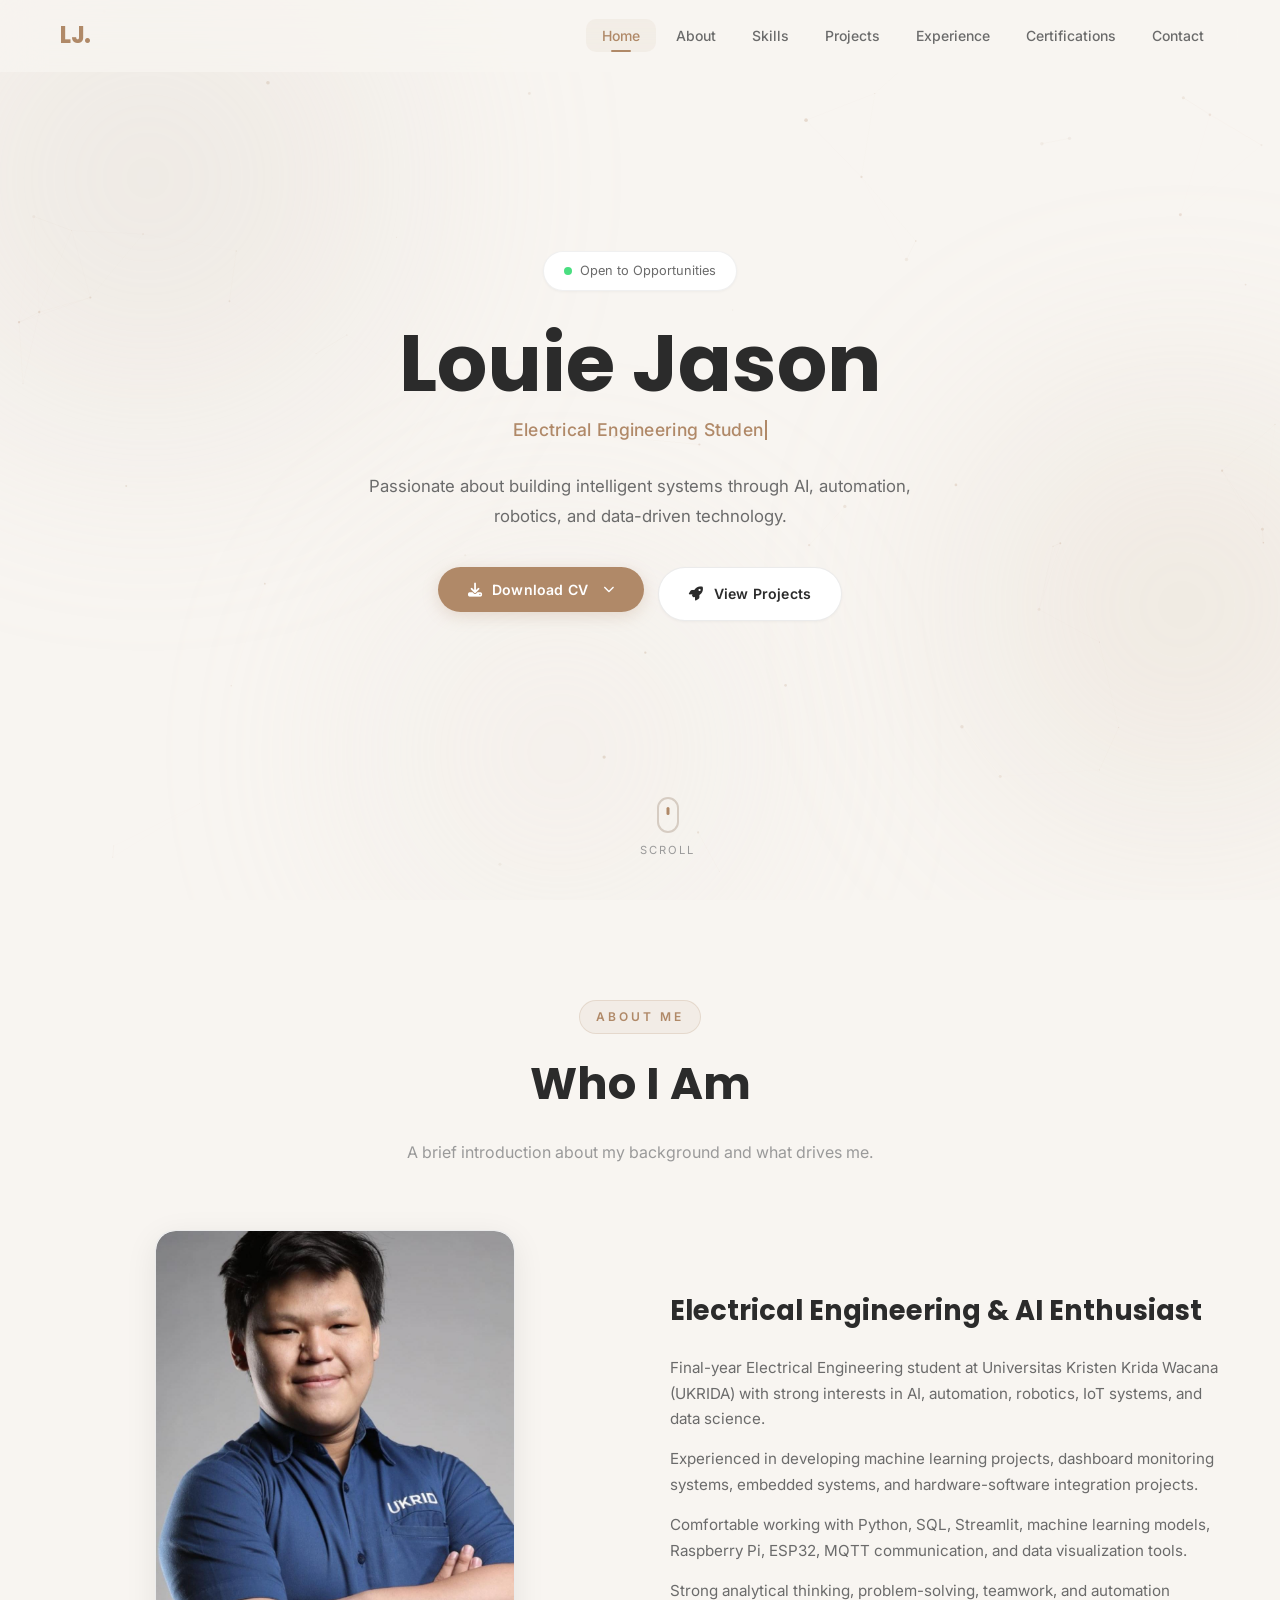
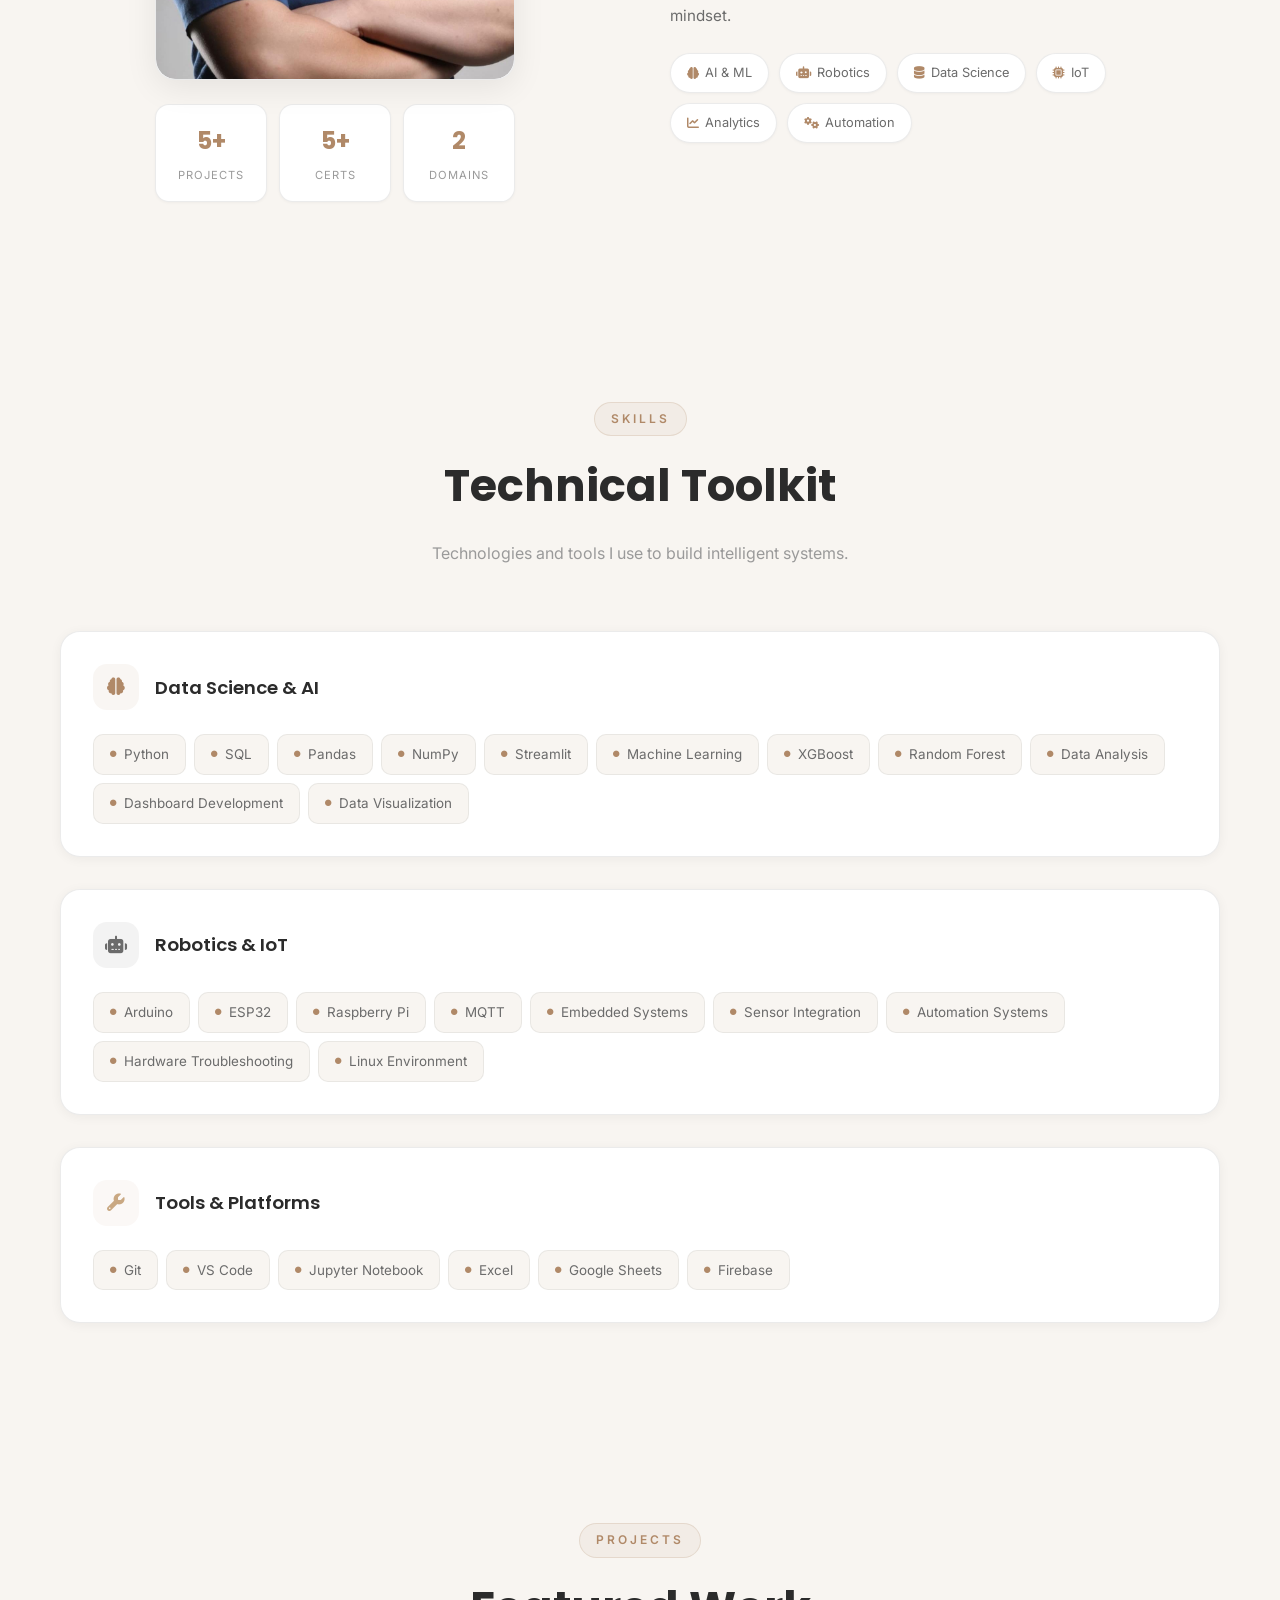
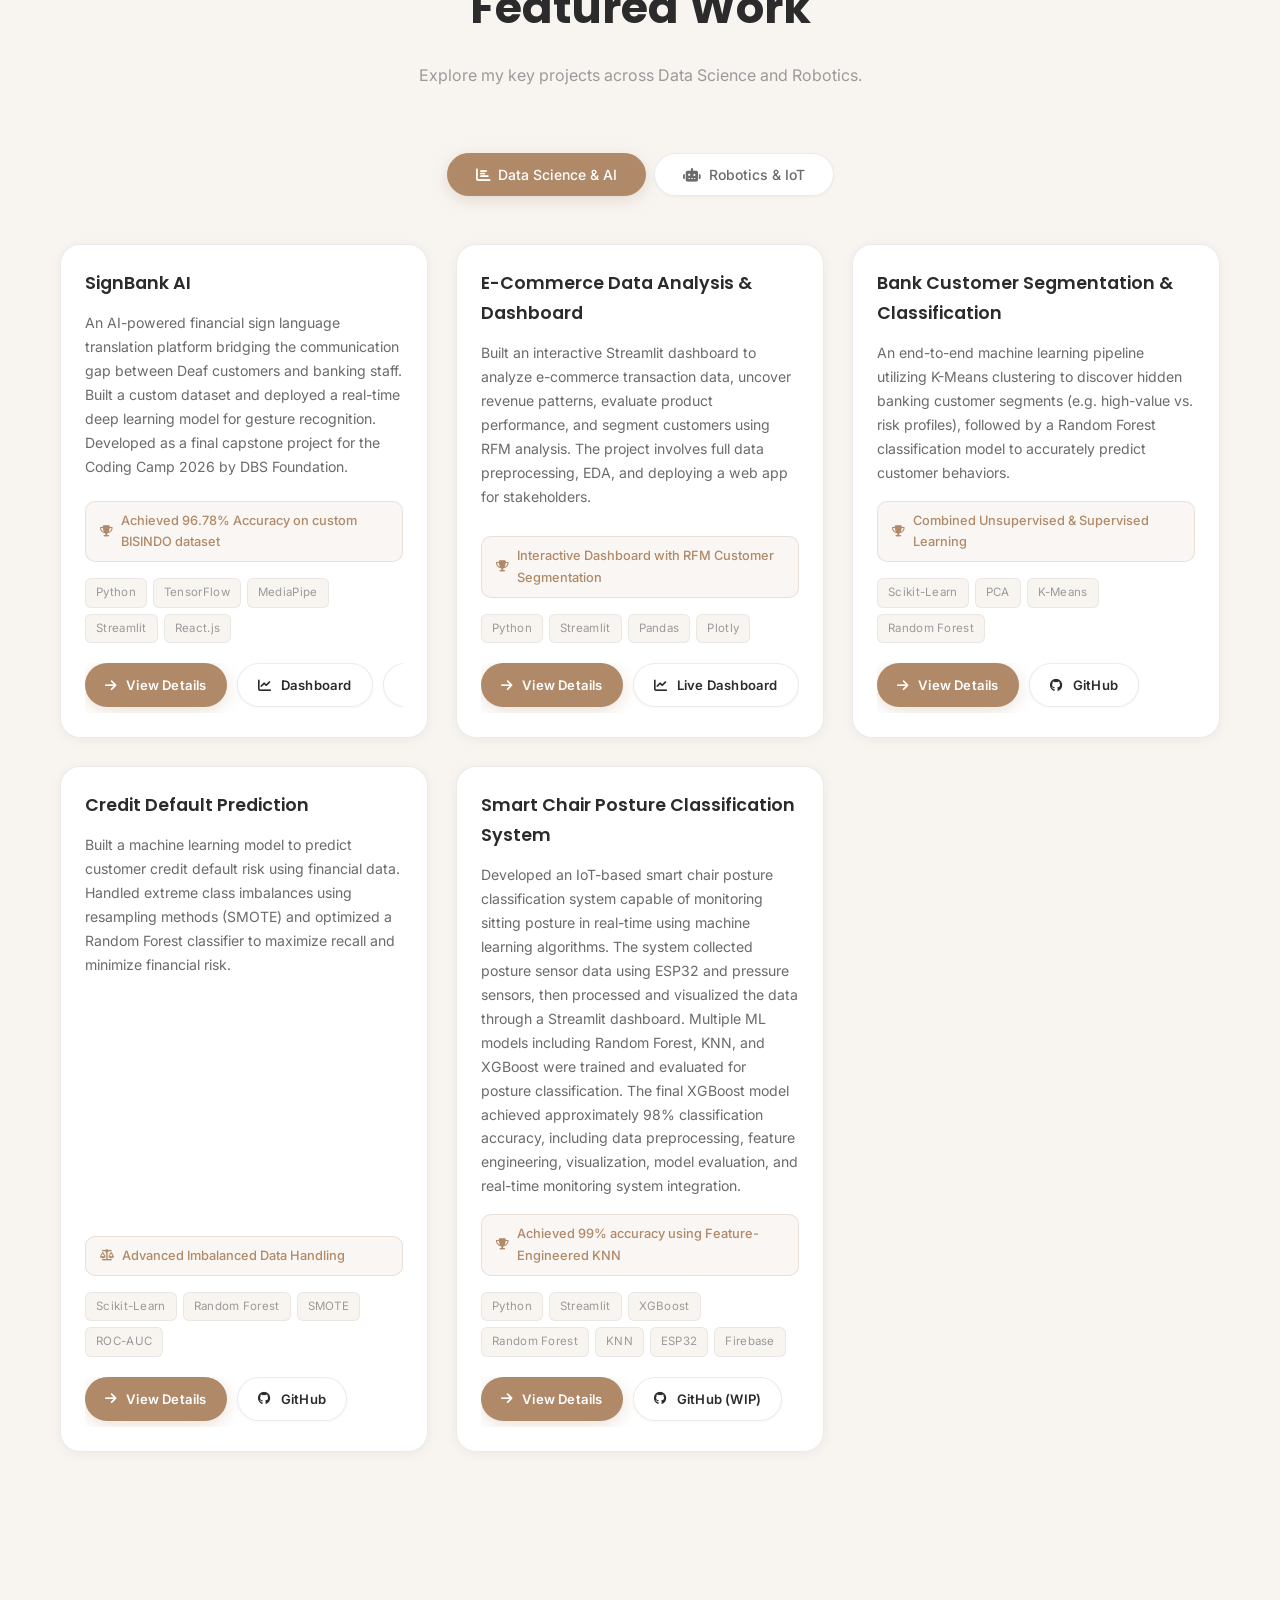
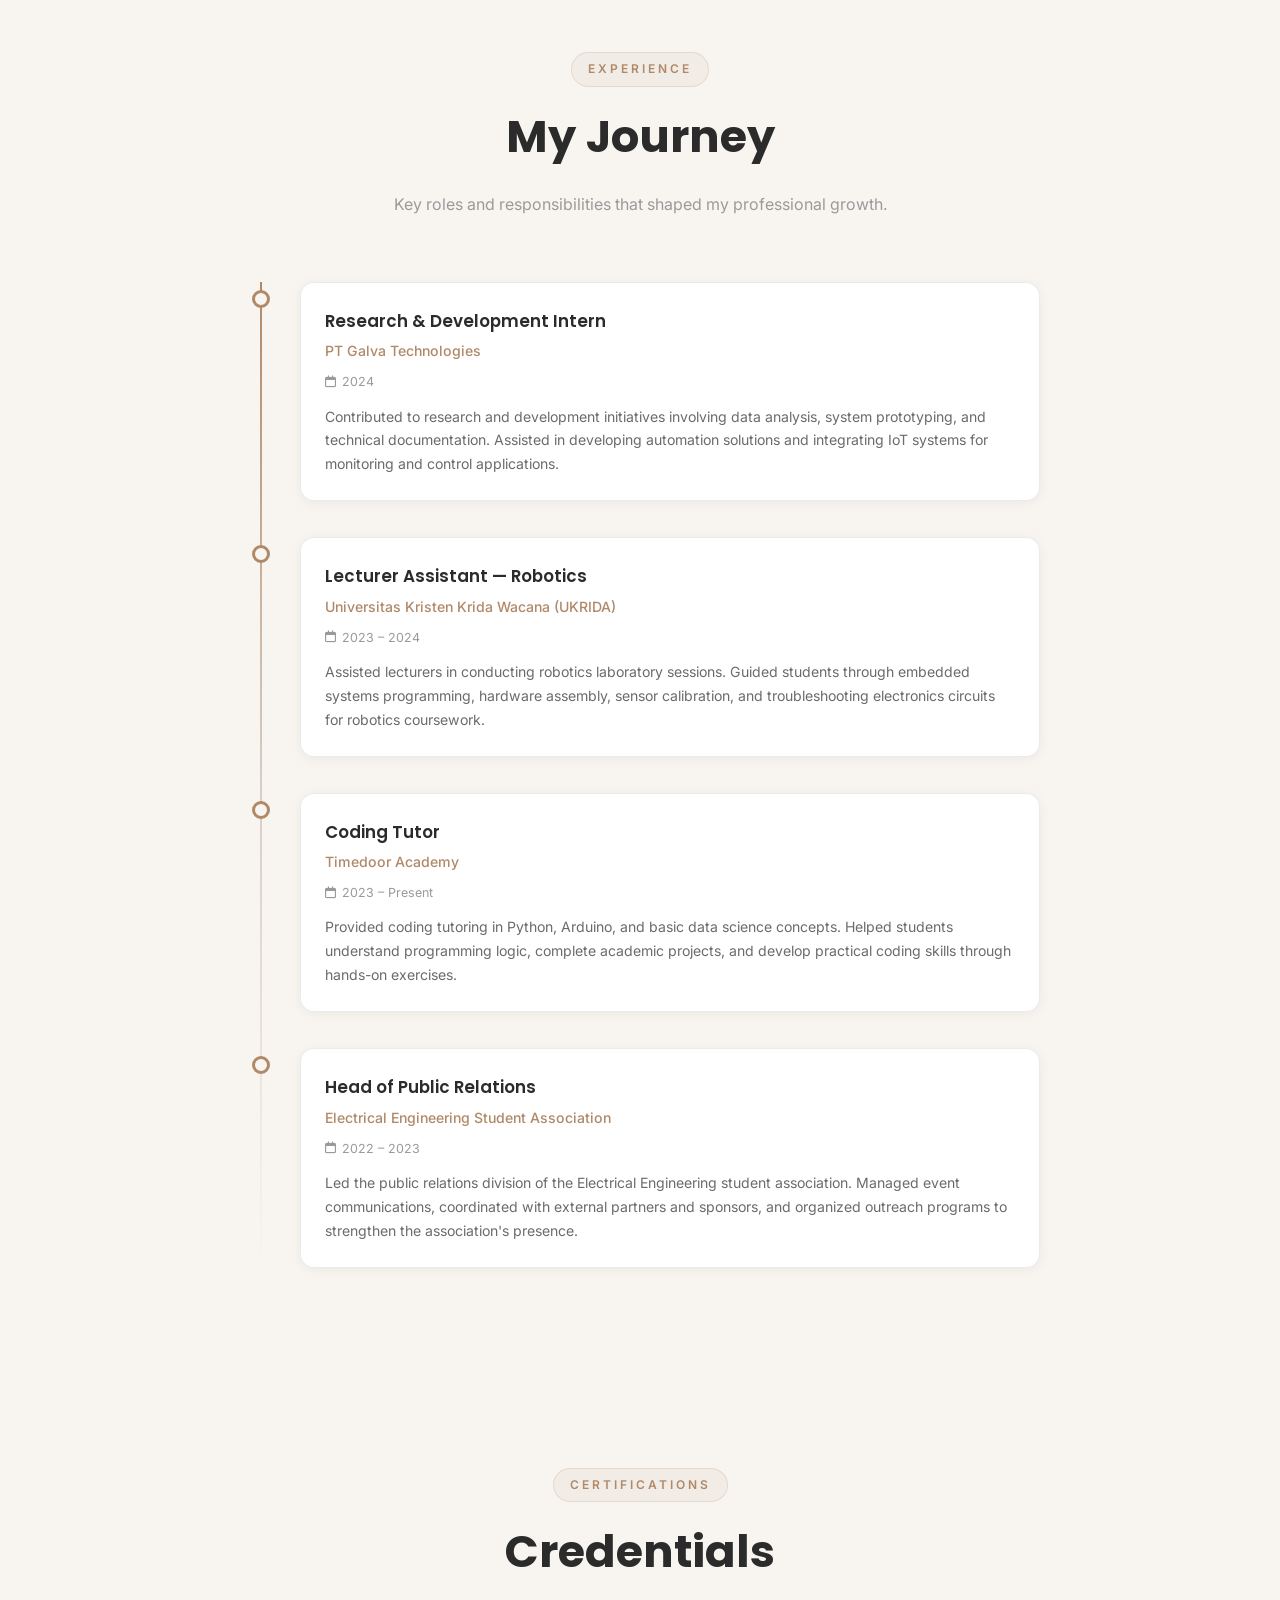
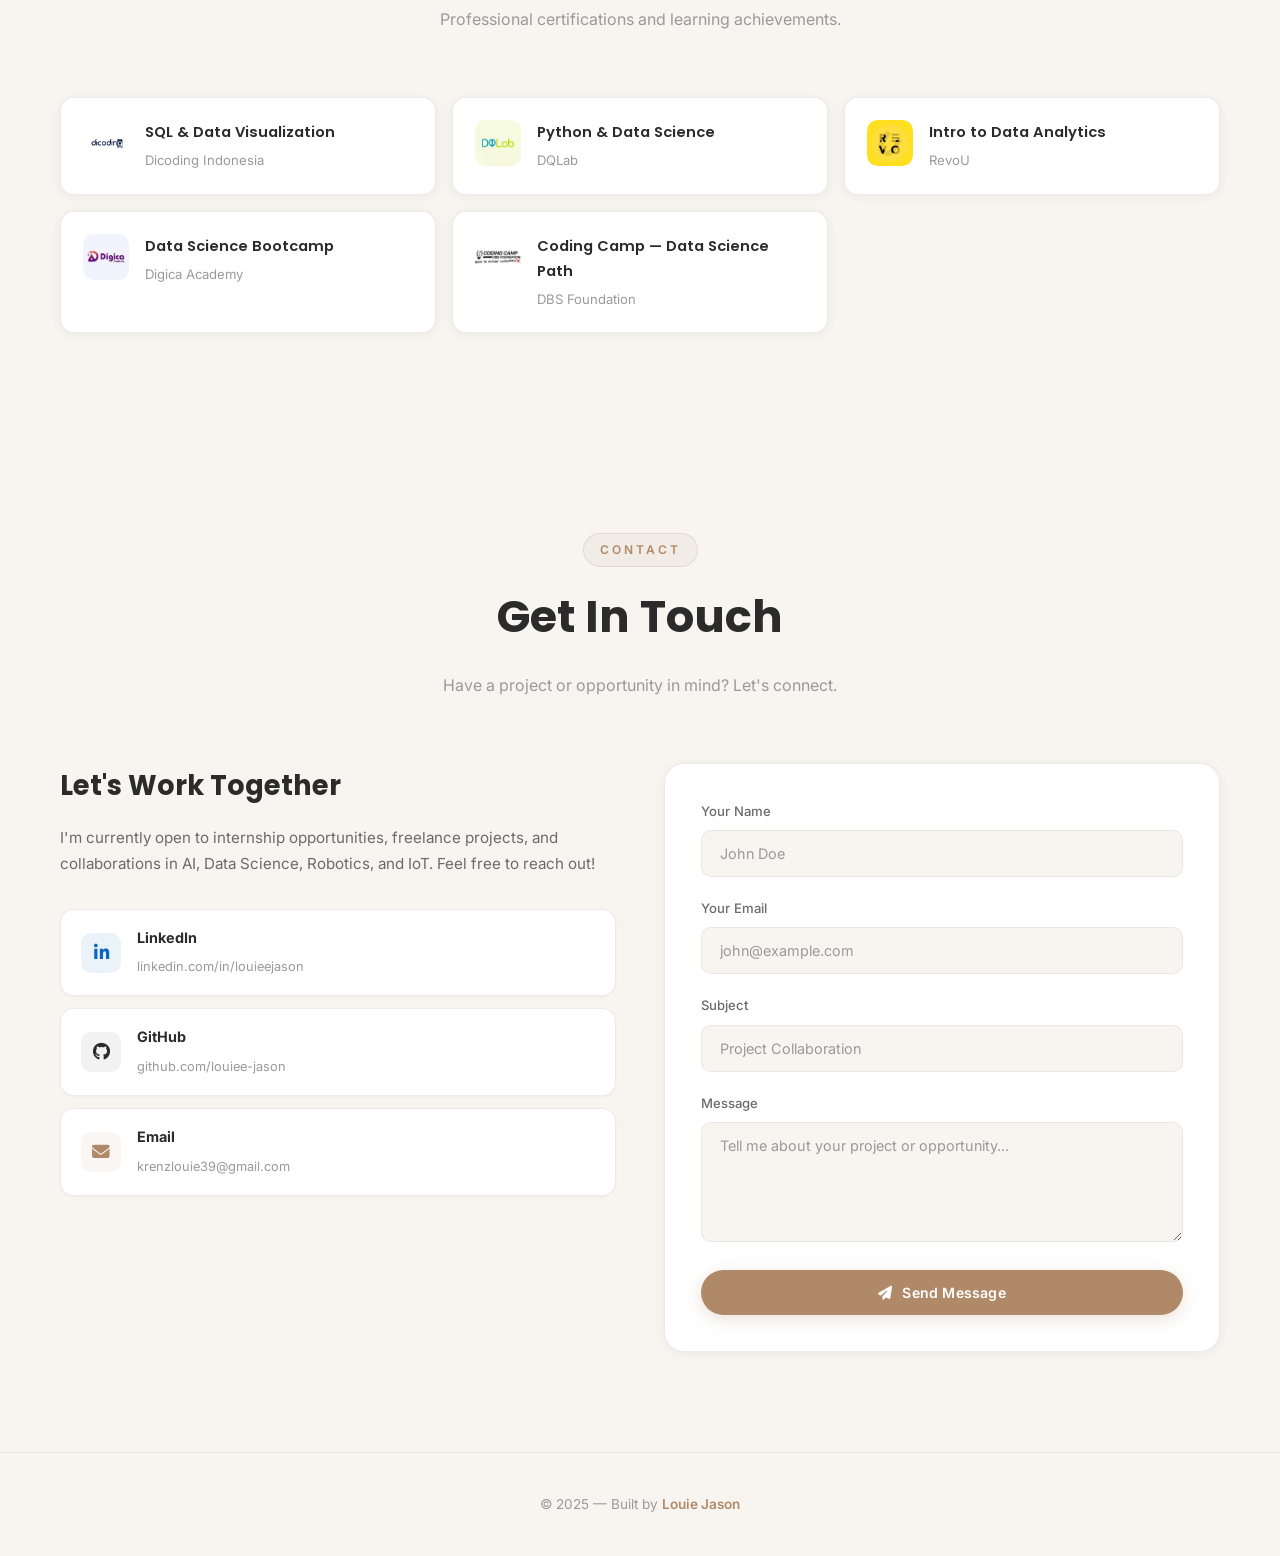
<file: index.html>
<!DOCTYPE html>
<html lang="en">
<head>
  <meta charset="UTF-8" />
  <meta name="viewport" content="width=device-width, initial-scale=1.0" />
  <meta name="description" content="Louie Jason — Electrical Engineering student passionate about AI, Data Science, Robotics & IoT. Explore projects, skills, and experience." />
  <meta name="keywords" content="Louie Jason, portfolio, AI, data science, robotics, IoT, electrical engineering" />
  <meta name="author" content="Louie Jason" />
  
  <!-- Open Graph / Social Media Link Preview -->
  <meta property="og:title" content="Louie Jason — AI & Robotics Portfolio" />
  <meta property="og:description" content="Electrical Engineering student passionate about AI, Data Science, Robotics & IoT." />
  <meta property="og:image" content="https://louiee-jason.github.io/portfolio/images/og-image.png" />
  <meta property="og:url" content="https://louiee-jason.github.io/portfolio/" />
  <meta property="og:type" content="website" />

  <title>Louie Jason — AI & Robotics Portfolio</title>

  <!-- Google tag (gtag.js) -->
  <script async src="https://www.googletagmanager.com/gtag/js?id=G-8RPPSS30CH"></script>
  <script>
    window.dataLayer = window.dataLayer || [];
    function gtag(){dataLayer.push(arguments);}
    gtag('js', new Date());

    gtag('config', 'G-8RPPSS30CH');
  </script>

  <link rel="preconnect" href="https://fonts.googleapis.com" />
  <link rel="preconnect" href="https://fonts.gstatic.com" crossorigin />
  <link href="https://fonts.googleapis.com/css2?family=Inter:wght@400;500;600;700&family=Poppins:wght@400;500;600;700;800&display=swap" rel="stylesheet" />

  <link rel="stylesheet" href="https://cdnjs.cloudflare.com/ajax/libs/font-awesome/6.5.1/css/all.min.css" />

  <link rel="stylesheet" href="style.css?v=5" />
</head>
<body>

  <div class="preloader" id="preloader">
    <div class="preloader-spinner"></div>
    <div class="preloader-text">Loading</div>
  </div>

  <div class="bg-blobs" aria-hidden="true">
    <div class="blob blob-1"></div>
    <div class="blob blob-2"></div>
    <div class="blob blob-3"></div>
  </div>

  <canvas id="particles-canvas" aria-hidden="true"></canvas>

  <div class="nav-overlay" id="navOverlay"></div>

  <nav class="navbar" id="navbar">
    <a href="#hero" class="nav-logo">LJ.</a>
    <ul class="nav-links" id="navLinks">
      <li><a href="#hero" class="active">Home</a></li>
      <li><a href="#about">About</a></li>
      <li><a href="#skills">Skills</a></li>
      <li><a href="#projects">Projects</a></li>
      <li><a href="#experience">Experience</a></li>
      <li><a href="#certifications">Certifications</a></li>
      <li><a href="#contact">Contact</a></li>
    </ul>
    <button class="hamburger" id="hamburger" aria-label="Toggle navigation menu">
      <span></span>
      <span></span>
      <span></span>
    </button>
  </nav>

  <section class="hero" id="hero">
    <div class="hero-content">
      <div class="hero-badge">
        <span class="dot"></span>
        <span>Open to Opportunities</span>
      </div>
      <h1 class="hero-name">Louie Jason</h1>
      <div class="hero-typing-wrapper">
        <span class="hero-typing" id="typingText"></span><span class="typing-cursor"></span>
      </div>
      <p class="hero-description">
        Passionate about building intelligent systems through AI, automation, robotics, and data-driven technology.
      </p>
      <div class="hero-buttons">
        <div class="dropdown-wrapper">
          <button class="btn btn-primary" id="cvDropdownBtn">
            <i class="fa-solid fa-download"></i> Download CV <i class="fa-solid fa-chevron-down" style="font-size: 0.8em; margin-left: 5px;"></i>
          </button>
          <div class="dropdown-menu" id="cvDropdownMenu">
            <a href="cv/CV Louie Data Science.pdf" target="_blank" class="dropdown-item">
              <i class="fa-solid fa-chart-line"></i> Data Science & ML
            </a>
            <a href="cv/CV Louie Robotics.pdf" target="_blank" class="dropdown-item">
              <i class="fa-solid fa-microchip"></i> IoT & Robotics
            </a>
          </div>
        </div>
        <a href="#projects" class="btn btn-outline">
          <i class="fa-solid fa-rocket"></i> View Projects
        </a>
      </div>
    </div>
    <div class="hero-scroll">
      <div class="scroll-mouse"></div>
      <span>SCROLL</span>
    </div>
  </section>

  <section id="about">
    <div class="container">
      <div class="section-header reveal">
        <span class="section-label">About Me</span>
        <h2 class="section-title">Who I Am</h2>
        <p class="section-subtitle">A brief introduction about my background and what drives me.</p>
      </div>
      <div class="about-grid">
        <div class="about-image-wrapper reveal-left">
          <div class="about-image-card">
            <img src="images/me.jpeg" alt="Louie Jason" class="about-photo" />
          </div>
          <div class="about-stats">
            <div class="stat-card">
              <div class="stat-number">5+</div>
              <div class="stat-label">Projects</div>
            </div>
            <div class="stat-card">
              <div class="stat-number">5+</div>
              <div class="stat-label">Certs</div>
            </div>
            <div class="stat-card">
              <div class="stat-number">2</div>
              <div class="stat-label">Domains</div>
            </div>
          </div>
        </div>
        <div class="about-text-content reveal-right">
          <h3>Electrical Engineering &amp; AI Enthusiast</h3>
          <p>
            Final-year Electrical Engineering student at Universitas Kristen Krida Wacana (UKRIDA) with strong interests in AI, automation, robotics, IoT systems, and data science.
          </p>
          <p>
            Experienced in developing machine learning projects, dashboard monitoring systems, embedded systems, and hardware-software integration projects.
          </p>
          <p>
            Comfortable working with Python, SQL, Streamlit, machine learning models, Raspberry Pi, ESP32, MQTT communication, and data visualization tools.
          </p>
          <p>
            Strong analytical thinking, problem-solving, teamwork, and automation mindset.
          </p>
          <div class="about-highlights">
            <span class="highlight-tag"><i class="fa-solid fa-brain"></i> AI &amp; ML</span>
            <span class="highlight-tag"><i class="fa-solid fa-robot"></i> Robotics</span>
            <span class="highlight-tag"><i class="fa-solid fa-database"></i> Data Science</span>
            <span class="highlight-tag"><i class="fa-solid fa-microchip"></i> IoT</span>
            <span class="highlight-tag"><i class="fa-solid fa-chart-line"></i> Analytics</span>
            <span class="highlight-tag"><i class="fa-solid fa-gears"></i> Automation</span>
          </div>
        </div>
      </div>
    </div>
  </section>

  <section id="skills">
    <div class="container">
      <div class="section-header reveal">
        <span class="section-label">Skills</span>
        <h2 class="section-title">Technical Toolkit</h2>
        <p class="section-subtitle">Technologies and tools I use to build intelligent systems.</p>
      </div>
      <div class="skills-categories">

        <div class="skill-category reveal">
          <div class="skill-category-header">
            <div class="skill-category-icon data">
              <i class="fa-solid fa-brain"></i>
            </div>
            <h3 class="skill-category-title">Data Science &amp; AI</h3>
          </div>
          <div class="skills-grid">
            <span class="skill-chip"><i class="fa-solid fa-circle"></i> Python</span>
            <span class="skill-chip"><i class="fa-solid fa-circle"></i> SQL</span>
            <span class="skill-chip"><i class="fa-solid fa-circle"></i> Pandas</span>
            <span class="skill-chip"><i class="fa-solid fa-circle"></i> NumPy</span>
            <span class="skill-chip"><i class="fa-solid fa-circle"></i> Streamlit</span>
            <span class="skill-chip"><i class="fa-solid fa-circle"></i> Machine Learning</span>
            <span class="skill-chip"><i class="fa-solid fa-circle"></i> XGBoost</span>
            <span class="skill-chip"><i class="fa-solid fa-circle"></i> Random Forest</span>
            <span class="skill-chip"><i class="fa-solid fa-circle"></i> Data Analysis</span>
            <span class="skill-chip"><i class="fa-solid fa-circle"></i> Dashboard Development</span>
            <span class="skill-chip"><i class="fa-solid fa-circle"></i> Data Visualization</span>
          </div>
        </div>

        <div class="skill-category reveal">
          <div class="skill-category-header">
            <div class="skill-category-icon robotics">
              <i class="fa-solid fa-robot"></i>
            </div>
            <h3 class="skill-category-title">Robotics &amp; IoT</h3>
          </div>
          <div class="skills-grid">
            <span class="skill-chip"><i class="fa-solid fa-circle"></i> Arduino</span>
            <span class="skill-chip"><i class="fa-solid fa-circle"></i> ESP32</span>
            <span class="skill-chip"><i class="fa-solid fa-circle"></i> Raspberry Pi</span>
            <span class="skill-chip"><i class="fa-solid fa-circle"></i> MQTT</span>
            <span class="skill-chip"><i class="fa-solid fa-circle"></i> Embedded Systems</span>
            <span class="skill-chip"><i class="fa-solid fa-circle"></i> Sensor Integration</span>
            <span class="skill-chip"><i class="fa-solid fa-circle"></i> Automation Systems</span>
            <span class="skill-chip"><i class="fa-solid fa-circle"></i> Hardware Troubleshooting</span>
            <span class="skill-chip"><i class="fa-solid fa-circle"></i> Linux Environment</span>
          </div>
        </div>

        <div class="skill-category reveal">
          <div class="skill-category-header">
            <div class="skill-category-icon tools">
              <i class="fa-solid fa-wrench"></i>
            </div>
            <h3 class="skill-category-title">Tools &amp; Platforms</h3>
          </div>
          <div class="skills-grid">
            <span class="skill-chip"><i class="fa-solid fa-circle"></i> Git</span>
            <span class="skill-chip"><i class="fa-solid fa-circle"></i> VS Code</span>
            <span class="skill-chip"><i class="fa-solid fa-circle"></i> Jupyter Notebook</span>
            <span class="skill-chip"><i class="fa-solid fa-circle"></i> Excel</span>
            <span class="skill-chip"><i class="fa-solid fa-circle"></i> Google Sheets</span>
            <span class="skill-chip"><i class="fa-solid fa-circle"></i> Firebase</span>
          </div>
        </div>
      </div>
    </div>
  </section>

  <section id="projects">
    <div class="container">
      <div class="section-header reveal">
        <span class="section-label">Projects</span>
        <h2 class="section-title">Featured Work</h2>
        <p class="section-subtitle">Explore my key projects across Data Science and Robotics.</p>
      </div>

      <div class="projects-tabs reveal">
        <button class="tab-btn active" data-tab="datascience" id="tab-datascience">
          <i class="fa-solid fa-chart-bar"></i>&nbsp; Data Science &amp; AI
        </button>
        <button class="tab-btn" data-tab="robotics" id="tab-robotics">
          <i class="fa-solid fa-robot"></i>&nbsp; Robotics &amp; IoT
        </button>
      </div>

      <div class="tab-content active" id="datascience">
        <div class="projects-grid">

          <div class="project-card reveal">
            <div class="project-content">
              <h3 class="project-title">SignBank AI</h3>
              <p class="project-description">
                An AI-powered financial sign language translation platform bridging the communication gap between Deaf customers and banking staff. Built a custom dataset and deployed a real-time deep learning model for gesture recognition. Developed as a final capstone project for the Coding Camp 2026 by DBS Foundation.
              </p>
              <div class="project-highlight">
                <i class="fa-solid fa-trophy"></i> Achieved 96.78% Accuracy on custom BISINDO dataset
              </div>
              <div class="project-tech">
                <span class="tech-tag">Python</span>
                <span class="tech-tag">TensorFlow</span>
                <span class="tech-tag">MediaPipe</span>
                <span class="tech-tag">Streamlit</span>
                <span class="tech-tag">React.js</span>
              </div>
              <div class="project-links">
                <a href="projects/signbank-ai.html" class="btn btn-primary btn-small">
                  <i class="fa-solid fa-arrow-right"></i> View Details
                </a>
                <a href="https://signbankcloud.streamlit.app/" target="_blank" class="btn btn-outline btn-small">
                  <i class="fa-solid fa-chart-line"></i> Dashboard
                </a>
                <a href="https://youtu.be/_Ip7bpFHU7w" target="_blank" class="btn btn-outline btn-small">
                  <i class="fa-brands fa-youtube"></i> Watch Demo
                </a>
                <a href="https://github.com/Heda312/signbank_cloud" target="_blank" class="btn btn-outline btn-small">
                  <i class="fa-brands fa-github"></i> GitHub
                </a>
              </div>
            </div>
          </div>

          <div class="project-card reveal">
            <div class="project-content">
              <h3 class="project-title">E-Commerce Data Analysis & Dashboard</h3>
              <p class="project-description">
                Built an interactive Streamlit dashboard to analyze e-commerce transaction data, uncover revenue patterns, evaluate product performance, and segment customers using RFM analysis. The project involves full data preprocessing, EDA, and deploying a web app for stakeholders.
              </p>
              <div class="project-highlight">
                <i class="fa-solid fa-trophy"></i> Interactive Dashboard with RFM Customer Segmentation
              </div>
              <div class="project-tech">
                <span class="tech-tag">Python</span>
                <span class="tech-tag">Streamlit</span>
                <span class="tech-tag">Pandas</span>
                <span class="tech-tag">Plotly</span>
              </div>
              <div class="project-links">
                <a href="projects/ecommerce-dashboard.html" class="btn btn-primary btn-small">
                  <i class="fa-solid fa-arrow-right"></i> View Details
                </a>
                <a href="https://ecommerce-dashboard-analysis-louieejason.streamlit.app/" target="_blank" class="btn btn-outline btn-small">
                  <i class="fa-solid fa-chart-line"></i> Live Dashboard
                </a>
              </div>
            </div>
          </div>

          <div class="project-card reveal">
            <div class="project-content">
              <h3 class="project-title">Bank Customer Segmentation & Classification</h3>
              <p class="project-description">
                An end-to-end machine learning pipeline utilizing K-Means clustering to discover hidden banking customer segments (e.g. high-value vs. risk profiles), followed by a Random Forest classification model to accurately predict customer behaviors.
              </p>
              <div class="project-highlight">
                <i class="fa-solid fa-trophy"></i> Combined Unsupervised & Supervised Learning
              </div>
              <div class="project-tech">
                <span class="tech-tag">Scikit-Learn</span>
                <span class="tech-tag">PCA</span>
                <span class="tech-tag">K-Means</span>
                <span class="tech-tag">Random Forest</span>
              </div>
              <div class="project-links">
                <a href="projects/ml-pipeline.html" class="btn btn-primary btn-small">
                  <i class="fa-solid fa-arrow-right"></i> View Details
                </a>
                <a href="https://github.com/louiee-jason/bank-customer-segmentation-and-classification/tree/main" target="_blank" class="btn btn-outline btn-small">
                  <i class="fa-brands fa-github"></i> GitHub
                </a>
              </div>
            </div>
          </div>

          <div class="project-card reveal">
            <div class="project-content">
              <h3 class="project-title">Credit Default Prediction</h3>
              <p class="project-description">
                Built a machine learning model to predict customer credit default risk using financial data. Handled extreme class imbalances using resampling methods (SMOTE) and optimized a Random Forest classifier to maximize recall and minimize financial risk.
              </p>
              <div class="project-highlight">
                <i class="fa-solid fa-balance-scale"></i> Advanced Imbalanced Data Handling
              </div>
              <div class="project-tech">
                <span class="tech-tag">Scikit-Learn</span>
                <span class="tech-tag">Random Forest</span>
                <span class="tech-tag">SMOTE</span>
                <span class="tech-tag">ROC-AUC</span>
              </div>
              <div class="project-links">
                <a href="projects/credit-default.html" class="btn btn-primary btn-small">
                  <i class="fa-solid fa-arrow-right"></i> View Details
                </a>
                <a href="https://github.com/louiee-jason" target="_blank" class="btn btn-outline btn-small">
                  <i class="fa-brands fa-github"></i> GitHub
                </a>
              </div>
            </div>
          </div>

          <div class="project-card reveal">

            <div class="project-content">
              <h3 class="project-title">Smart Chair Posture Classification System</h3>
              <p class="project-description">
                Developed an IoT-based smart chair posture classification system capable of monitoring sitting posture in real-time using machine learning algorithms. The system collected posture sensor data using ESP32 and pressure sensors, then processed and visualized the data through a Streamlit dashboard. Multiple ML models including Random Forest, KNN, and XGBoost were trained and evaluated for posture classification. The final XGBoost model achieved approximately 98% classification accuracy, including data preprocessing, feature engineering, visualization, model evaluation, and real-time monitoring system integration.
              </p>
              <div class="project-highlight">
                <i class="fa-solid fa-trophy"></i> Achieved 99% accuracy using Feature-Engineered KNN
              </div>
              <div class="project-tech">
                <span class="tech-tag">Python</span>
                <span class="tech-tag">Streamlit</span>
                <span class="tech-tag">XGBoost</span>
                <span class="tech-tag">Random Forest</span>
                <span class="tech-tag">KNN</span>
                <span class="tech-tag">ESP32</span>
                <span class="tech-tag">Firebase</span>
              </div>
              <div class="project-links">
                <a href="projects/smart-chair.html" class="btn btn-primary btn-small">
                  <i class="fa-solid fa-arrow-right"></i> View Details
                </a>
                <a href="https://github.com/louiee-jason" target="_blank" class="btn btn-outline btn-small">
                  <i class="fa-brands fa-github"></i> GitHub (WIP)
                </a>
              </div>
            </div>
          </div>

        </div>
      </div>

      <div class="tab-content" id="robotics">
        <div class="projects-grid">

          <div class="project-card reveal">
            <div class="project-content">
              <h3 class="project-title">Raspberry Pi Multi-Floor Fire Alarm System</h3>
              <p class="project-description">
                Real-Time IoT Fire Monitoring and Notification System built during an R&D internship at PT Galva Technologies. Uses MQTT publish-subscribe architecture for low-latency communication between Raspberry Pi transmitter and receiver nodes across multiple floors.
              </p>
              <div class="project-highlight">
                <i class="fa-solid fa-trophy"></i> Scalable Embedded IoT Architecture
              </div>
              <div class="project-tech">
                <span class="tech-tag">Raspberry Pi</span>
                <span class="tech-tag">MQTT</span>
                <span class="tech-tag">Python</span>
                <span class="tech-tag">I2C</span>
                <span class="tech-tag">IoT</span>
              </div>
              <div class="project-links">
                <a href="projects/fire-notification.html" class="btn btn-primary btn-small">
                  <i class="fa-solid fa-arrow-right"></i> View Case Study
                </a>
              </div>
            </div>
          </div>

          <div class="project-card reveal">

            <div class="project-content">
              <h3 class="project-title">KRSBI Robotics Project</h3>
              <p class="project-description">
                Participated in the Indonesian Robot Contest (KRSBI) and contributed to robot system preparation, hardware integration, and troubleshooting processes. Worked on embedded systems, robot electronics, testing, and hardware-software coordination for competition readiness.
              </p>
              <div class="project-highlight">
                <i class="fa-solid fa-trophy"></i> Robotics competition and embedded systems experience
              </div>
              <div class="project-tech">
                <span class="tech-tag">Arduino</span>
                <span class="tech-tag">Embedded Systems</span>
                <span class="tech-tag">C++</span>
                <span class="tech-tag">Robotics</span>
              </div>
              <div class="project-links">
                <a href="projects/krsbi-robotics.html" class="btn btn-primary btn-small">
                  <i class="fa-solid fa-arrow-right"></i> View Details
                </a>
              </div>
            </div>
          </div>

          <div class="project-card reveal">

            <div class="project-content">
              <h3 class="project-title">Arduino Line Follower Robot</h3>
              <p class="project-description">
                Designed and developed a digital line follower robot using LM324 comparator circuits for sensor signal processing, feeding into an Arduino Uno for control logic, and driving motors via a motor driver. Focused on sensor calibration, algorithm design, and hardware-software integration.
              </p>
              <div class="project-highlight">
                <i class="fa-solid fa-trophy"></i> Hardware-Software integration with Arduino and custom PCB
              </div>
              <div class="project-tech">
                <span class="tech-tag">Arduino</span>
                <span class="tech-tag">LM324</span>
                <span class="tech-tag">Motor Control</span>
              </div>
              <div class="project-links">
                <a href="projects/line-follower.html" class="btn btn-primary btn-small">
                  <i class="fa-solid fa-arrow-right"></i> View Details
                </a>
              </div>
            </div>
          </div>
        </div>
      </div>
    </div>
  </section>

  <section id="experience">
    <div class="container">
      <div class="section-header reveal">
        <span class="section-label">Experience</span>
        <h2 class="section-title">My Journey</h2>
        <p class="section-subtitle">Key roles and responsibilities that shaped my professional growth.</p>
      </div>
      <div class="timeline">

        <div class="timeline-item reveal">
          <div class="timeline-dot"></div>
          <div class="timeline-card">
            <h3 class="timeline-role">Research &amp; Development Intern</h3>
            <p class="timeline-org">PT Galva Technologies</p>
            <p class="timeline-period"><i class="fa-regular fa-calendar"></i> 2024</p>
            <p class="timeline-desc">
              Contributed to research and development initiatives involving data analysis, system prototyping, and technical documentation. Assisted in developing automation solutions and integrating IoT systems for monitoring and control applications.
            </p>
          </div>
        </div>

        <div class="timeline-item reveal">
          <div class="timeline-dot"></div>
          <div class="timeline-card">
            <h3 class="timeline-role">Lecturer Assistant — Robotics</h3>
            <p class="timeline-org">Universitas Kristen Krida Wacana (UKRIDA)</p>
            <p class="timeline-period"><i class="fa-regular fa-calendar"></i> 2023 – 2024</p>
            <p class="timeline-desc">
              Assisted lecturers in conducting robotics laboratory sessions. Guided students through embedded systems programming, hardware assembly, sensor calibration, and troubleshooting electronics circuits for robotics coursework.
            </p>
          </div>
        </div>

        <div class="timeline-item reveal">
          <div class="timeline-dot"></div>
          <div class="timeline-card">
            <h3 class="timeline-role">Coding Tutor</h3>
            <p class="timeline-org">Timedoor Academy</p>
            <p class="timeline-period"><i class="fa-regular fa-calendar"></i> 2023 – Present</p>
            <p class="timeline-desc">
              Provided coding tutoring in Python, Arduino, and basic data science concepts. Helped students understand programming logic, complete academic projects, and develop practical coding skills through hands-on exercises.
            </p>
          </div>
        </div>

        <div class="timeline-item reveal">
          <div class="timeline-dot"></div>
          <div class="timeline-card">
            <h3 class="timeline-role">Head of Public Relations</h3>
            <p class="timeline-org">Electrical Engineering Student Association</p>
            <p class="timeline-period"><i class="fa-regular fa-calendar"></i> 2022 – 2023</p>
            <p class="timeline-desc">
              Led the public relations division of the Electrical Engineering student association. Managed event communications, coordinated with external partners and sponsors, and organized outreach programs to strengthen the association's presence.
            </p>
          </div>
        </div>
      </div>
    </div>
  </section>

  <section id="certifications">
    <div class="container">
      <div class="section-header reveal">
        <span class="section-label">Certifications</span>
        <h2 class="section-title">Credentials</h2>
        <p class="section-subtitle">Professional certifications and learning achievements.</p>
      </div>
      <div class="certs-grid">
        <div class="cert-card reveal">
          <div class="cert-icon"><img src="images/dicoding.png" alt="Dicoding Logo" /></div>
          <div class="cert-info">
            <h4>SQL &amp; Data Visualization</h4>
            <p>Dicoding Indonesia</p>
          </div>
        </div>
        <div class="cert-card reveal">
          <div class="cert-icon"><img src="images/dqlab.png" alt="DQLab Logo" /></div>
          <div class="cert-info">
            <h4>Python &amp; Data Science</h4>
            <p>DQLab</p>
          </div>
        </div>
        <div class="cert-card reveal">
          <div class="cert-icon"><img src="images/revou.jpg" alt="RevoU Logo" /></div>
          <div class="cert-info">
            <h4>Intro to Data Analytics</h4>
            <p>RevoU</p>
          </div>
        </div>
        <div class="cert-card reveal">
          <div class="cert-icon"><img src="images/digica.jpeg" alt="Digica Logo" /></div>
          <div class="cert-info">
            <h4>Data Science Bootcamp</h4>
            <p>Digica Academy</p>
          </div>
        </div>
        <div class="cert-card reveal">
          <div class="cert-icon"><img src="images/codingcamp.jpeg" alt="Coding Camp Logo" /></div>
          <div class="cert-info">
            <h4>Coding Camp — Data Science Path</h4>
            <p>DBS Foundation</p>
          </div>
        </div>
      </div>
    </div>
  </section>

  <section id="contact">
    <div class="container">
      <div class="section-header reveal">
        <span class="section-label">Contact</span>
        <h2 class="section-title">Get In Touch</h2>
        <p class="section-subtitle">Have a project or opportunity in mind? Let's connect.</p>
      </div>
      <div class="contact-grid">
        <div class="contact-info reveal-left">
          <h3>Let's Work Together</h3>
          <p>I'm currently open to internship opportunities, freelance projects, and collaborations in AI, Data Science, Robotics, and IoT. Feel free to reach out!</p>
          <div class="contact-socials">
            <a href="https://linkedin.com/in/louieejason" target="_blank" class="social-link" id="linkedin-link">
              <div class="social-icon-wrapper linkedin">
                <i class="fa-brands fa-linkedin-in"></i>
              </div>
              <div class="social-link-text">
                <strong>LinkedIn</strong>
                <span>linkedin.com/in/louieejason</span>
              </div>
            </a>
            <a href="https://github.com/louiee-jason" target="_blank" class="social-link" id="github-link">
              <div class="social-icon-wrapper github">
                <i class="fa-brands fa-github"></i>
              </div>
              <div class="social-link-text">
                <strong>GitHub</strong>
                <span>github.com/louiee-jason</span>
              </div>
            </a>
            <a href="https://mail.google.com/mail/?view=cm&fs=1&to=krenzlouie39@gmail.com" target="_blank" class="social-link" id="email-link">
              <div class="social-icon-wrapper email">
                <i class="fa-solid fa-envelope"></i>
              </div>
              <div class="social-link-text">
                <strong>Email</strong>
                <span>krenzlouie39@gmail.com</span>
              </div>
            </a>
          </div>
        </div>
        <div class="contact-form-wrapper reveal-right">
          <form class="contact-form" id="contactForm" action="https://formspree.io/f/mvzydejg" method="POST">
            <div class="form-group">
              <label for="name">Your Name</label>
              <input type="text" id="name" name="name" placeholder="John Doe" required />
            </div>
            <div class="form-group">
              <label for="email">Your Email</label>
              <input type="email" id="email" name="email" placeholder="john@example.com" required />
            </div>
            <div class="form-group">
              <label for="subject">Subject</label>
              <input type="text" id="subject" name="subject" placeholder="Project Collaboration" />
            </div>
            <div class="form-group">
              <label for="message">Message</label>
              <textarea id="message" name="message" placeholder="Tell me about your project or opportunity..." required></textarea>
            </div>
            <button type="submit" class="btn btn-primary form-submit-btn">
              <i class="fa-solid fa-paper-plane"></i> Send Message
            </button>
          </form>
        </div>
      </div>
    </div>
  </section>

  <footer class="footer">
    <p class="footer-text">
      &copy; 2025 &mdash; Built by <span>Louie Jason</span>
    </p>
  </footer>

  <button class="scroll-top" id="scrollTopBtn" aria-label="Scroll to top">
    <i class="fa-solid fa-arrow-up"></i>
  </button>

  <script src="script.js"></script>
</body>
</html>
</file>
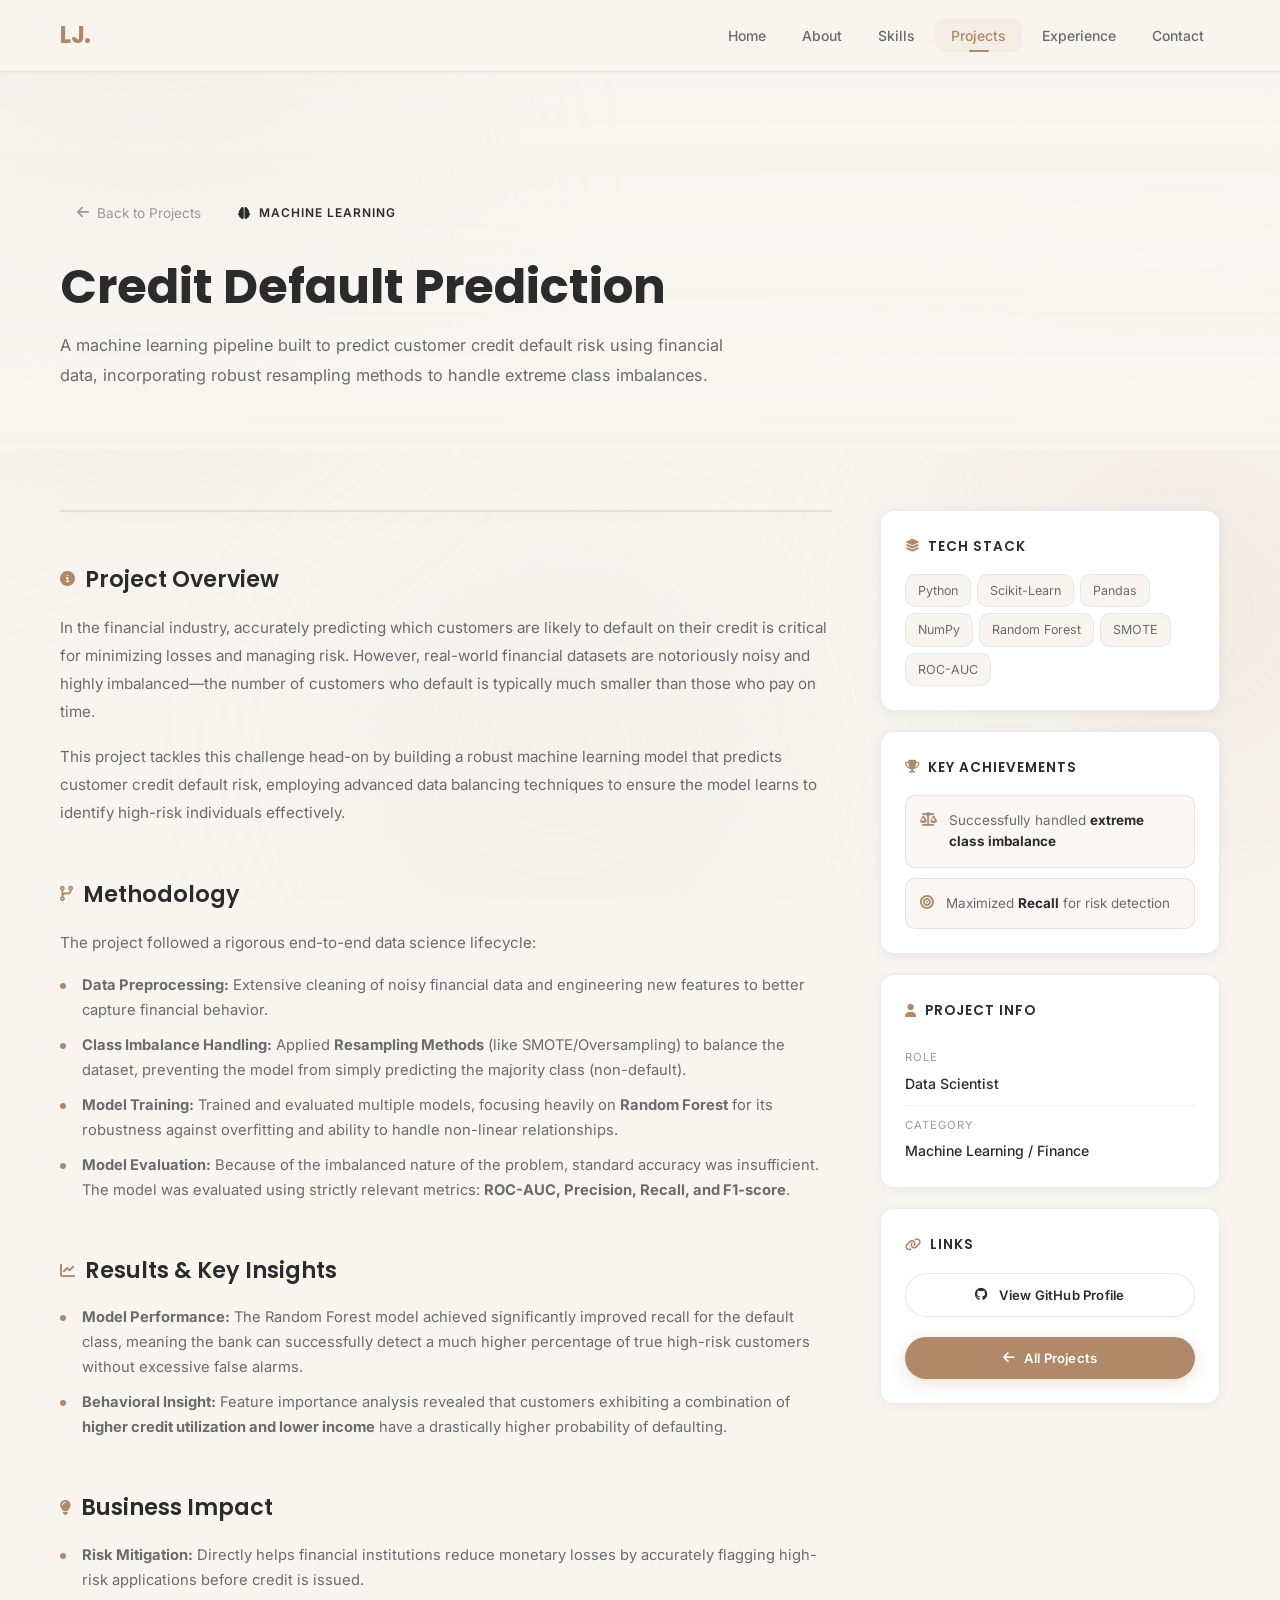
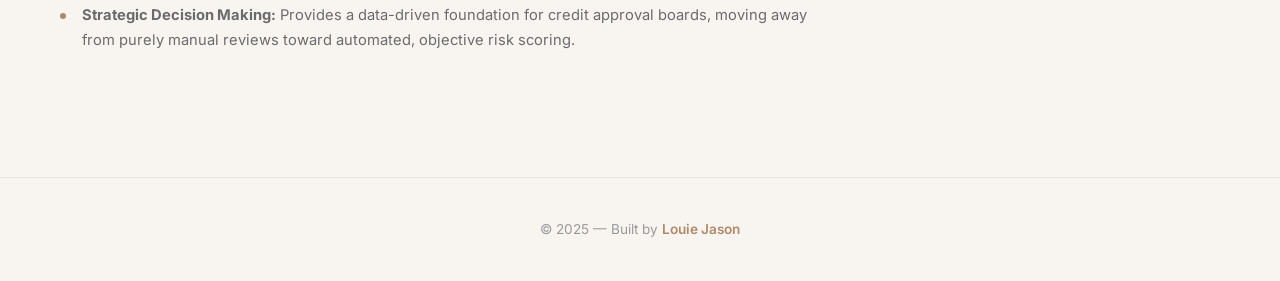
<file: projects/credit-default.html>
<!DOCTYPE html>
<html lang="en">
<head>
  <meta charset="UTF-8" />
  <meta name="viewport" content="width=device-width, initial-scale=1.0" />
  <meta name="description" content="Credit Default Prediction Machine Learning Project. By Louie Jason." />
  <title>Credit Default Prediction | Louie Jason</title>
  <link rel="preconnect" href="https://fonts.googleapis.com" />
  <link rel="preconnect" href="https://fonts.gstatic.com" crossorigin />
  <link href="https://fonts.googleapis.com/css2?family=Inter:wght@400;500;600;700&family=Poppins:wght@400;500;600;700;800&display=swap" rel="stylesheet" />
  <link rel="stylesheet" href="https://cdnjs.cloudflare.com/ajax/libs/font-awesome/6.5.1/css/all.min.css" />
  <link rel="stylesheet" href="../style.css" />
  <link rel="stylesheet" href="../project-page.css" />
</head>
<body>
  <div class="bg-blobs" aria-hidden="true">
    <div class="blob blob-1"></div>
    <div class="blob blob-2"></div>
    <div class="blob blob-3"></div>
  </div>

  <nav class="navbar scrolled" id="navbar">
    <a href="../index.html#projects" class="nav-logo">LJ.</a>
    <ul class="nav-links" id="navLinks">
      <li><a href="../index.html#hero">Home</a></li>
      <li><a href="../index.html#about">About</a></li>
      <li><a href="../index.html#skills">Skills</a></li>
      <li><a href="../index.html#projects" class="active">Projects</a></li>
      <li><a href="../index.html#experience">Experience</a></li>
      <li><a href="../index.html#contact">Contact</a></li>
    </ul>
    <button class="hamburger" id="hamburger" aria-label="Toggle navigation menu">
      <span></span><span></span><span></span>
    </button>
  </nav>

  <section class="project-hero">
    <div class="project-hero-bg">
    </div>
    <div class="project-hero-content">
      <a href="../index.html#projects" class="project-back-link">
        <i class="fa-solid fa-arrow-left"></i> Back to Projects
      </a>
      <span class="project-category-badge data">
        <i class="fa-solid fa-brain"></i> Machine Learning
      </span>
      <h1 class="project-hero-title">Credit Default Prediction</h1>
      <p class="project-hero-summary">
        A machine learning pipeline built to predict customer credit default risk using financial data, incorporating robust resampling methods to handle extreme class imbalances.
      </p>
    </div>
  </section>

  <section class="project-detail">
    <div class="project-detail-grid">
      <div class="project-main">
        <div class="project-image-showcase">
        </div>

        <div class="project-section">
          <h2><i class="fa-solid fa-circle-info"></i> Project Overview</h2>
          <p>
            In the financial industry, accurately predicting which customers are likely to default on their credit is critical for minimizing losses and managing risk. However, real-world financial datasets are notoriously noisy and highly imbalanced—the number of customers who default is typically much smaller than those who pay on time.
          </p>
          <p>
            This project tackles this challenge head-on by building a robust machine learning model that predicts customer credit default risk, employing advanced data balancing techniques to ensure the model learns to identify high-risk individuals effectively.
          </p>
        </div>

        <div class="project-section">
          <h2><i class="fa-solid fa-code-branch"></i> Methodology</h2>
          <p>The project followed a rigorous end-to-end data science lifecycle:</p>
          <ul>
            <li><strong>Data Preprocessing:</strong> Extensive cleaning of noisy financial data and engineering new features to better capture financial behavior.</li>
            <li><strong>Class Imbalance Handling:</strong> Applied <strong>Resampling Methods</strong> (like SMOTE/Oversampling) to balance the dataset, preventing the model from simply predicting the majority class (non-default).</li>
            <li><strong>Model Training:</strong> Trained and evaluated multiple models, focusing heavily on <strong>Random Forest</strong> for its robustness against overfitting and ability to handle non-linear relationships.</li>
            <li><strong>Model Evaluation:</strong> Because of the imbalanced nature of the problem, standard accuracy was insufficient. The model was evaluated using strictly relevant metrics: <strong>ROC-AUC, Precision, Recall, and F1-score</strong>.</li>
          </ul>
        </div>

        <div class="project-section">
          <h2><i class="fa-solid fa-chart-line"></i> Results & Key Insights</h2>
          <ul>
            <li><strong>Model Performance:</strong> The Random Forest model achieved significantly improved recall for the default class, meaning the bank can successfully detect a much higher percentage of true high-risk customers without excessive false alarms.</li>
            <li><strong>Behavioral Insight:</strong> Feature importance analysis revealed that customers exhibiting a combination of <strong>higher credit utilization and lower income</strong> have a drastically higher probability of defaulting.</li>
          </ul>
        </div>

        <div class="project-section">
          <h2><i class="fa-solid fa-lightbulb"></i> Business Impact</h2>
          <ul>
            <li><strong>Risk Mitigation:</strong> Directly helps financial institutions reduce monetary losses by accurately flagging high-risk applications before credit is issued.</li>
            <li><strong>Strategic Decision Making:</strong> Provides a data-driven foundation for credit approval boards, moving away from purely manual reviews toward automated, objective risk scoring.</li>
          </ul>
        </div>
      </div>

      <div class="project-sidebar">

        <div class="sidebar-card">
          <h3><i class="fa-solid fa-layer-group"></i> Tech Stack</h3>
          <div class="sidebar-tech-list">
            <span class="sidebar-tech-tag">Python</span>
            <span class="sidebar-tech-tag">Scikit-Learn</span>
            <span class="sidebar-tech-tag">Pandas</span>
            <span class="sidebar-tech-tag">NumPy</span>
            <span class="sidebar-tech-tag">Random Forest</span>
            <span class="sidebar-tech-tag">SMOTE</span>
            <span class="sidebar-tech-tag">ROC-AUC</span>
          </div>
        </div>

        <div class="sidebar-card">
          <h3><i class="fa-solid fa-trophy"></i> Key Achievements</h3>
          <div class="sidebar-highlight">
            <i class="fa-solid fa-balance-scale"></i>
            <span>Successfully handled <strong>extreme class imbalance</strong></span>
          </div>
          <div class="sidebar-highlight">
            <i class="fa-solid fa-bullseye"></i>
            <span>Maximized <strong>Recall</strong> for risk detection</span>
          </div>
        </div>

        <div class="sidebar-card">
          <h3><i class="fa-solid fa-user"></i> Project Info</h3>
          <div class="role-item">
            <div class="role-label">Role</div>
            <div class="role-value">Data Scientist</div>
          </div>
          <div class="role-item">
            <div class="role-label">Category</div>
            <div class="role-value">Machine Learning / Finance</div>
          </div>
        </div>

        <div class="sidebar-card">
          <h3><i class="fa-solid fa-link"></i> Links</h3>
          <div class="sidebar-links">
            <a href="https://github.com/louiee-jason" target="_blank" class="btn btn-outline btn-small" style="width: 100%; justify-content: center;">
              <i class="fa-brands fa-github"></i> View GitHub Profile
            </a>
            <a href="../index.html#projects" class="btn btn-primary btn-small" style="width: 100%; justify-content: center; margin-top: 10px;">
              <i class="fa-solid fa-arrow-left"></i> All Projects
            </a>
          </div>
        </div>
      </div>
    </div>
  </section>

  <footer class="footer">
    <p class="footer-text">&copy; 2025 &mdash; Built by <span>Louie Jason</span></p>
  </footer>

  <button class="scroll-top" id="scrollTopBtn" aria-label="Scroll to top">
    <i class="fa-solid fa-arrow-up"></i>
  </button>

  <script>
    const hamburger = document.getElementById('hamburger');
    const navLinks = document.getElementById('navLinks');
    hamburger.addEventListener('click', () => { hamburger.classList.toggle('active'); navLinks.classList.toggle('open'); });
    navLinks.querySelectorAll('a').forEach(l => l.addEventListener('click', () => { hamburger.classList.remove('active'); navLinks.classList.remove('open'); }));
    const scrollTopBtn = document.getElementById('scrollTopBtn');
    window.addEventListener('scroll', () => { scrollTopBtn.classList.toggle('visible', window.scrollY > 400); });
    scrollTopBtn.addEventListener('click', () => window.scrollTo({ top: 0, behavior: 'smooth' }));
  </script>
</body>
</html>
</file>
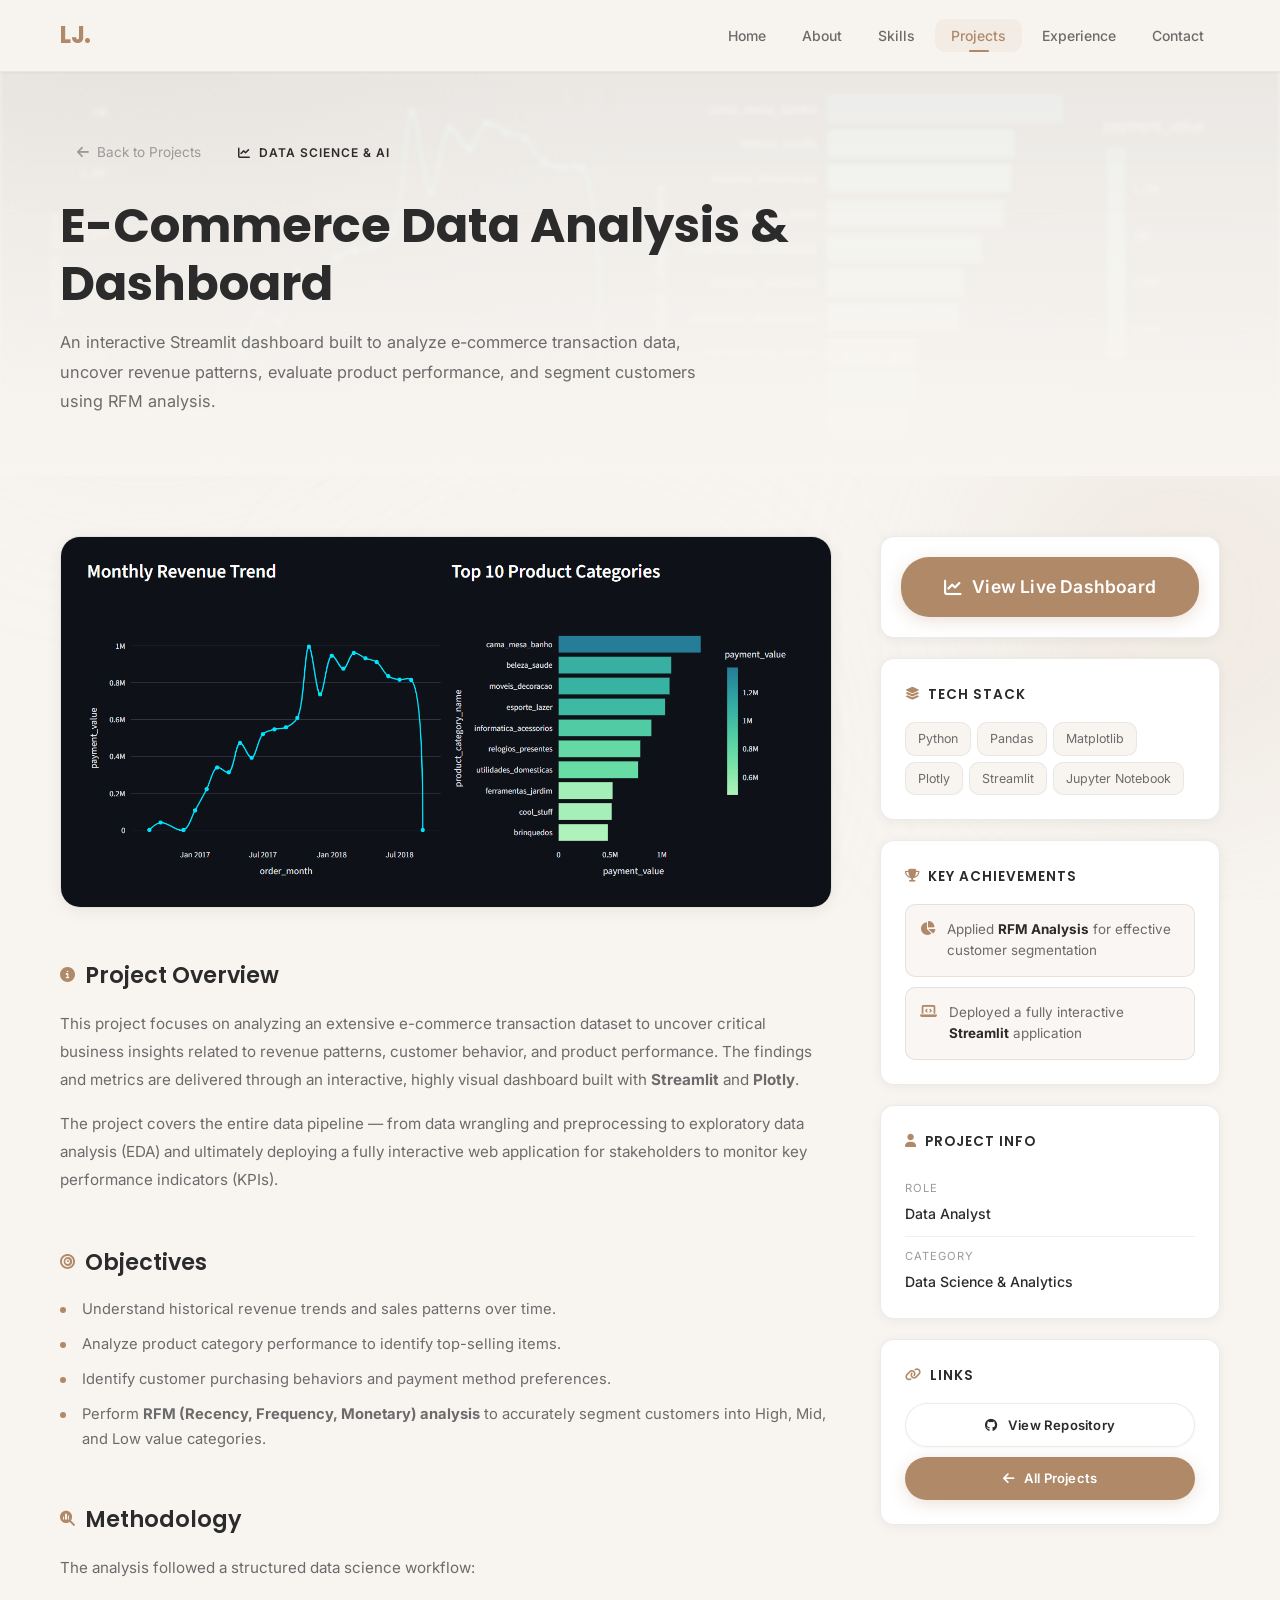
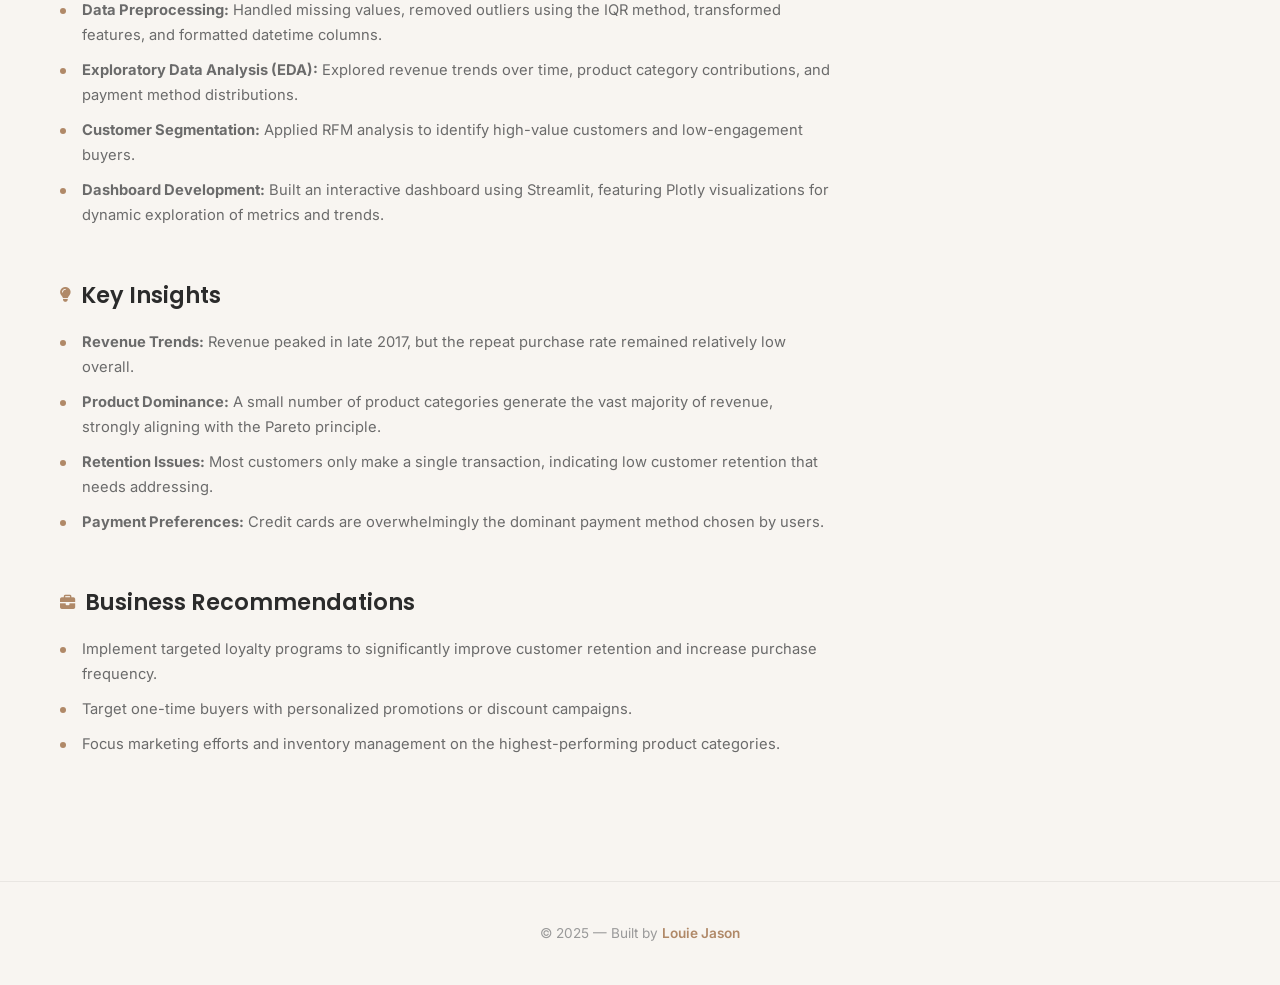
<file: projects/ecommerce-dashboard.html>
<!DOCTYPE html>
<html lang="en">
<head>
  <meta charset="UTF-8" />
  <meta name="viewport" content="width=device-width, initial-scale=1.0" />
  <meta name="description" content="E-Commerce Data Analysis & Interactive Dashboard. By Louie Jason." />
  <title>E-Commerce Analytics Dashboard | Louie Jason</title>
  <link rel="preconnect" href="https://fonts.googleapis.com" />
  <link rel="preconnect" href="https://fonts.gstatic.com" crossorigin />
  <link href="https://fonts.googleapis.com/css2?family=Inter:wght@400;500;600;700&family=Poppins:wght@400;500;600;700;800&display=swap" rel="stylesheet" />
  <link rel="stylesheet" href="https://cdnjs.cloudflare.com/ajax/libs/font-awesome/6.5.1/css/all.min.css" />
  <link rel="stylesheet" href="../style.css" />
  <link rel="stylesheet" href="../project-page.css" />
</head>
<body>
  <div class="bg-blobs" aria-hidden="true">
    <div class="blob blob-1"></div>
    <div class="blob blob-2"></div>
    <div class="blob blob-3"></div>
  </div>

  <nav class="navbar scrolled" id="navbar">
    <a href="../index.html#projects" class="nav-logo">LJ.</a>
    <ul class="nav-links" id="navLinks">
      <li><a href="../index.html#hero">Home</a></li>
      <li><a href="../index.html#about">About</a></li>
      <li><a href="../index.html#skills">Skills</a></li>
      <li><a href="../index.html#projects" class="active">Projects</a></li>
      <li><a href="../index.html#experience">Experience</a></li>
      <li><a href="../index.html#contact">Contact</a></li>
    </ul>
    <button class="hamburger" id="hamburger" aria-label="Toggle navigation menu">
      <span></span><span></span><span></span>
    </button>
  </nav>

  <section class="project-hero">
    <div class="project-hero-bg">
      <img src="../images/dashboard.png" alt="" />
    </div>
    <div class="project-hero-content">
      <a href="../index.html#projects" class="project-back-link">
        <i class="fa-solid fa-arrow-left"></i> Back to Projects
      </a>
      <span class="project-category-badge data">
        <i class="fa-solid fa-chart-line"></i> Data Science & AI
      </span>
      <h1 class="project-hero-title">E-Commerce Data Analysis & Dashboard</h1>
      <p class="project-hero-summary">
        An interactive Streamlit dashboard built to analyze e-commerce transaction data, uncover revenue patterns, evaluate product performance, and segment customers using RFM analysis.
      </p>
    </div>
  </section>

  <section class="project-detail">
    <div class="project-detail-grid">
      <div class="project-main">
        <div class="project-image-showcase">
          <img src="../images/dashboard.png" alt="E-Commerce Analytics Dashboard" />
        </div>

        <div class="project-section">
          <h2><i class="fa-solid fa-circle-info"></i> Project Overview</h2>
          <p>
            This project focuses on analyzing an extensive e-commerce transaction dataset to uncover critical business insights related to revenue patterns, customer behavior, and product performance. The findings and metrics are delivered through an interactive, highly visual dashboard built with <strong>Streamlit</strong> and <strong>Plotly</strong>.
          </p>
          <p>
            The project covers the entire data pipeline — from data wrangling and preprocessing to exploratory data analysis (EDA) and ultimately deploying a fully interactive web application for stakeholders to monitor key performance indicators (KPIs).
          </p>
        </div>

        <div class="project-section">
          <h2><i class="fa-solid fa-bullseye"></i> Objectives</h2>
          <ul>
            <li>Understand historical revenue trends and sales patterns over time.</li>
            <li>Analyze product category performance to identify top-selling items.</li>
            <li>Identify customer purchasing behaviors and payment method preferences.</li>
            <li>Perform <strong>RFM (Recency, Frequency, Monetary) analysis</strong> to accurately segment customers into High, Mid, and Low value categories.</li>
          </ul>
        </div>

        <div class="project-section">
          <h2><i class="fa-solid fa-magnifying-glass-chart"></i> Methodology</h2>
          <p>The analysis followed a structured data science workflow:</p>
          <ul>
            <li><strong>Data Preprocessing:</strong> Handled missing values, removed outliers using the IQR method, transformed features, and formatted datetime columns.</li>
            <li><strong>Exploratory Data Analysis (EDA):</strong> Explored revenue trends over time, product category contributions, and payment method distributions.</li>
            <li><strong>Customer Segmentation:</strong> Applied RFM analysis to identify high-value customers and low-engagement buyers.</li>
            <li><strong>Dashboard Development:</strong> Built an interactive dashboard using Streamlit, featuring Plotly visualizations for dynamic exploration of metrics and trends.</li>
          </ul>
        </div>

        <div class="project-section">
          <h2><i class="fa-solid fa-lightbulb"></i> Key Insights</h2>
          <ul>
            <li><strong>Revenue Trends:</strong> Revenue peaked in late 2017, but the repeat purchase rate remained relatively low overall.</li>
            <li><strong>Product Dominance:</strong> A small number of product categories generate the vast majority of revenue, strongly aligning with the Pareto principle.</li>
            <li><strong>Retention Issues:</strong> Most customers only make a single transaction, indicating low customer retention that needs addressing.</li>
            <li><strong>Payment Preferences:</strong> Credit cards are overwhelmingly the dominant payment method chosen by users.</li>
          </ul>
        </div>

        <div class="project-section">
          <h2><i class="fa-solid fa-briefcase"></i> Business Recommendations</h2>
          <ul>
            <li>Implement targeted loyalty programs to significantly improve customer retention and increase purchase frequency.</li>
            <li>Target one-time buyers with personalized promotions or discount campaigns.</li>
            <li>Focus marketing efforts and inventory management on the highest-performing product categories.</li>
          </ul>
        </div>
      </div>

      <div class="project-sidebar">
        <div class="sidebar-card" style="text-align: center; padding: 20px;">
           <a href="https://ecommerce-dashboard-analysis-louieejason.streamlit.app/" target="_blank" class="btn btn-primary" style="width: 100%; justify-content: center; font-size: 1.1rem; padding: 15px;">
             <i class="fa-solid fa-chart-line"></i> View Live Dashboard
           </a>
        </div>

        <div class="sidebar-card">
          <h3><i class="fa-solid fa-layer-group"></i> Tech Stack</h3>
          <div class="sidebar-tech-list">
            <span class="sidebar-tech-tag">Python</span>
            <span class="sidebar-tech-tag">Pandas</span>
            <span class="sidebar-tech-tag">Matplotlib</span>
            <span class="sidebar-tech-tag">Plotly</span>
            <span class="sidebar-tech-tag">Streamlit</span>
            <span class="sidebar-tech-tag">Jupyter Notebook</span>
          </div>
        </div>

        <div class="sidebar-card">
          <h3><i class="fa-solid fa-trophy"></i> Key Achievements</h3>
          <div class="sidebar-highlight">
            <i class="fa-solid fa-chart-pie"></i>
            <span>Applied <strong>RFM Analysis</strong> for effective customer segmentation</span>
          </div>
          <div class="sidebar-highlight">
            <i class="fa-solid fa-laptop-code"></i>
            <span>Deployed a fully interactive <strong>Streamlit</strong> application</span>
          </div>
        </div>

        <div class="sidebar-card">
          <h3><i class="fa-solid fa-user"></i> Project Info</h3>
          <div class="role-item">
            <div class="role-label">Role</div>
            <div class="role-value">Data Analyst</div>
          </div>
          <div class="role-item">
            <div class="role-label">Category</div>
            <div class="role-value">Data Science & Analytics</div>
          </div>
        </div>

        <div class="sidebar-card">
          <h3><i class="fa-solid fa-link"></i> Links</h3>
          <div class="sidebar-links">
            <a href="https://github.com/louiee-jason/ecommerce-dashboard-analysis" target="_blank" class="btn btn-outline btn-small">
              <i class="fa-brands fa-github"></i> View Repository
            </a>
            <a href="../index.html#projects" class="btn btn-primary btn-small">
              <i class="fa-solid fa-arrow-left"></i> All Projects
            </a>
          </div>
        </div>
      </div>
    </div>
  </section>

  <footer class="footer">
    <p class="footer-text">&copy; 2025 &mdash; Built by <span>Louie Jason</span></p>
  </footer>

  <button class="scroll-top" id="scrollTopBtn" aria-label="Scroll to top">
    <i class="fa-solid fa-arrow-up"></i>
  </button>

  <script>
    const hamburger = document.getElementById('hamburger');
    const navLinks = document.getElementById('navLinks');
    hamburger.addEventListener('click', () => { hamburger.classList.toggle('active'); navLinks.classList.toggle('open'); });
    navLinks.querySelectorAll('a').forEach(l => l.addEventListener('click', () => { hamburger.classList.remove('active'); navLinks.classList.remove('open'); }));
    const scrollTopBtn = document.getElementById('scrollTopBtn');
    window.addEventListener('scroll', () => { scrollTopBtn.classList.toggle('visible', window.scrollY > 400); });
    scrollTopBtn.addEventListener('click', () => window.scrollTo({ top: 0, behavior: 'smooth' }));
  </script>
</body>
</html>
</file>
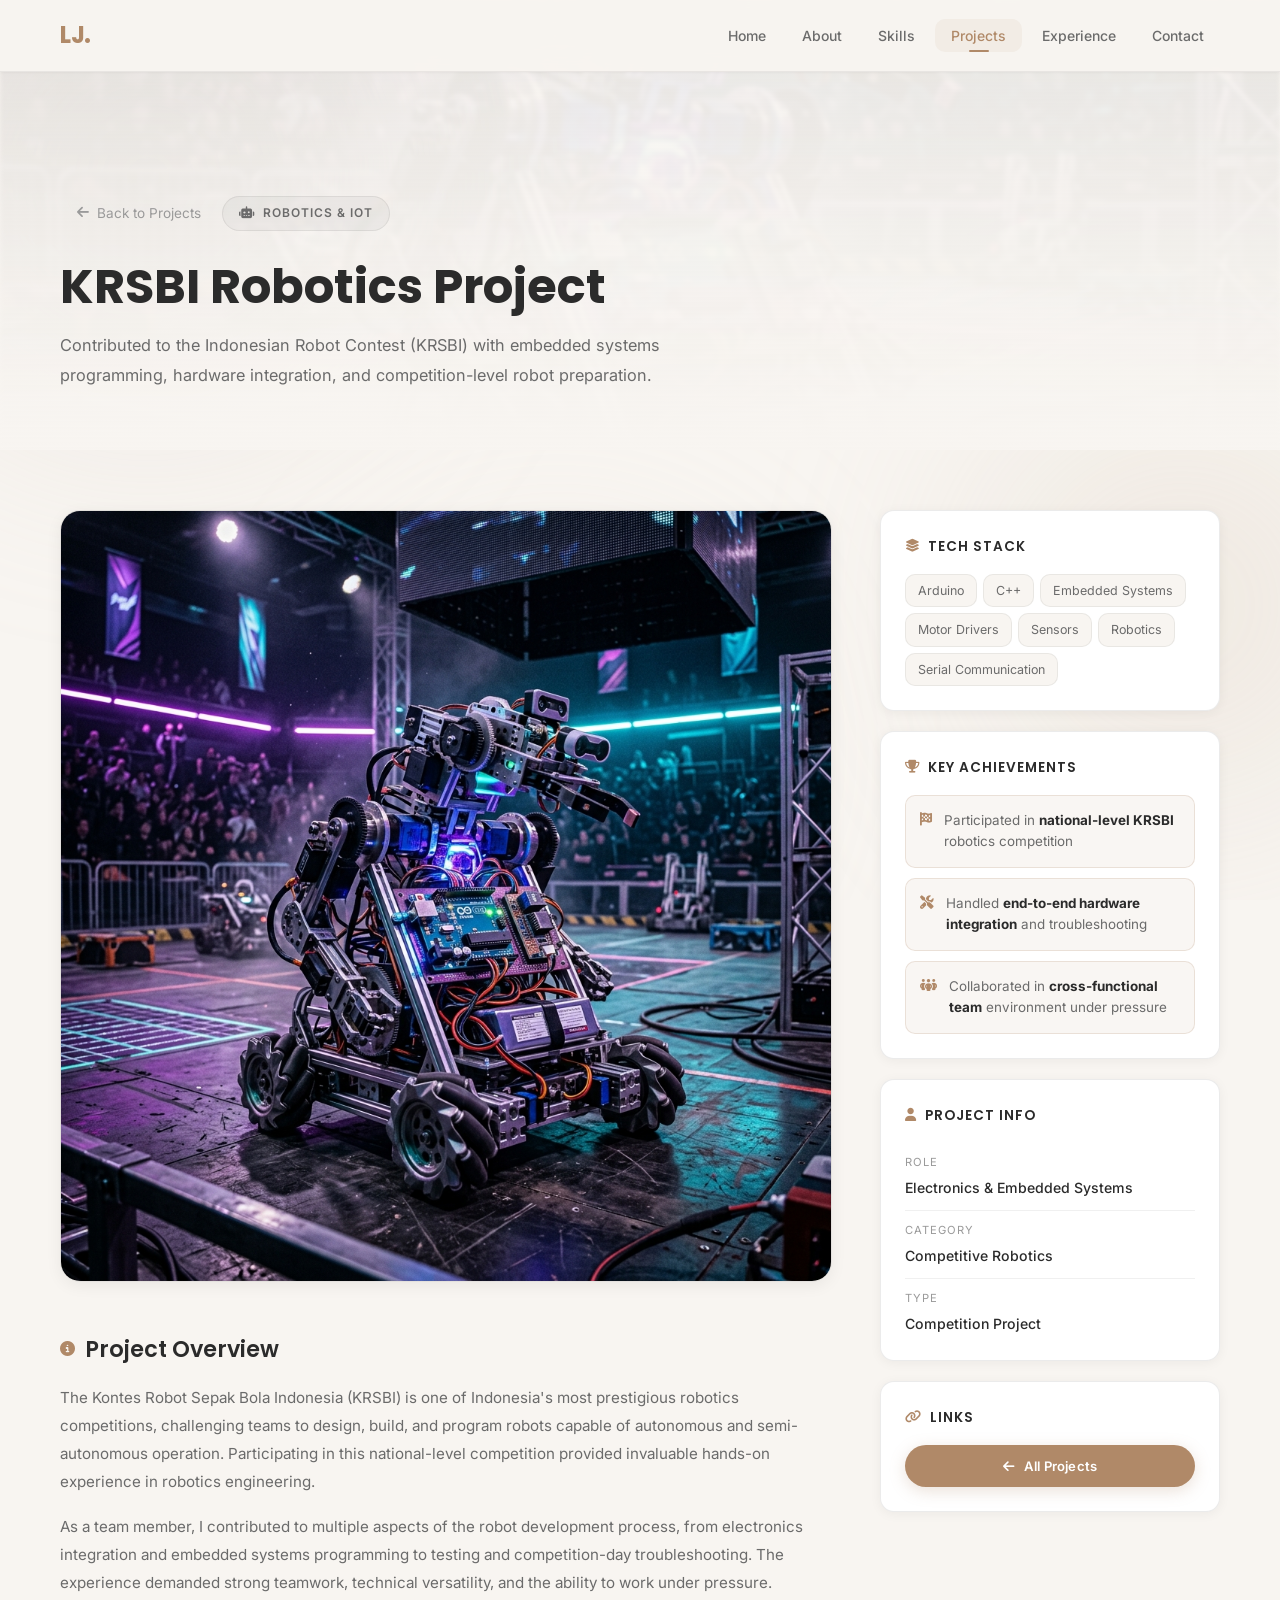
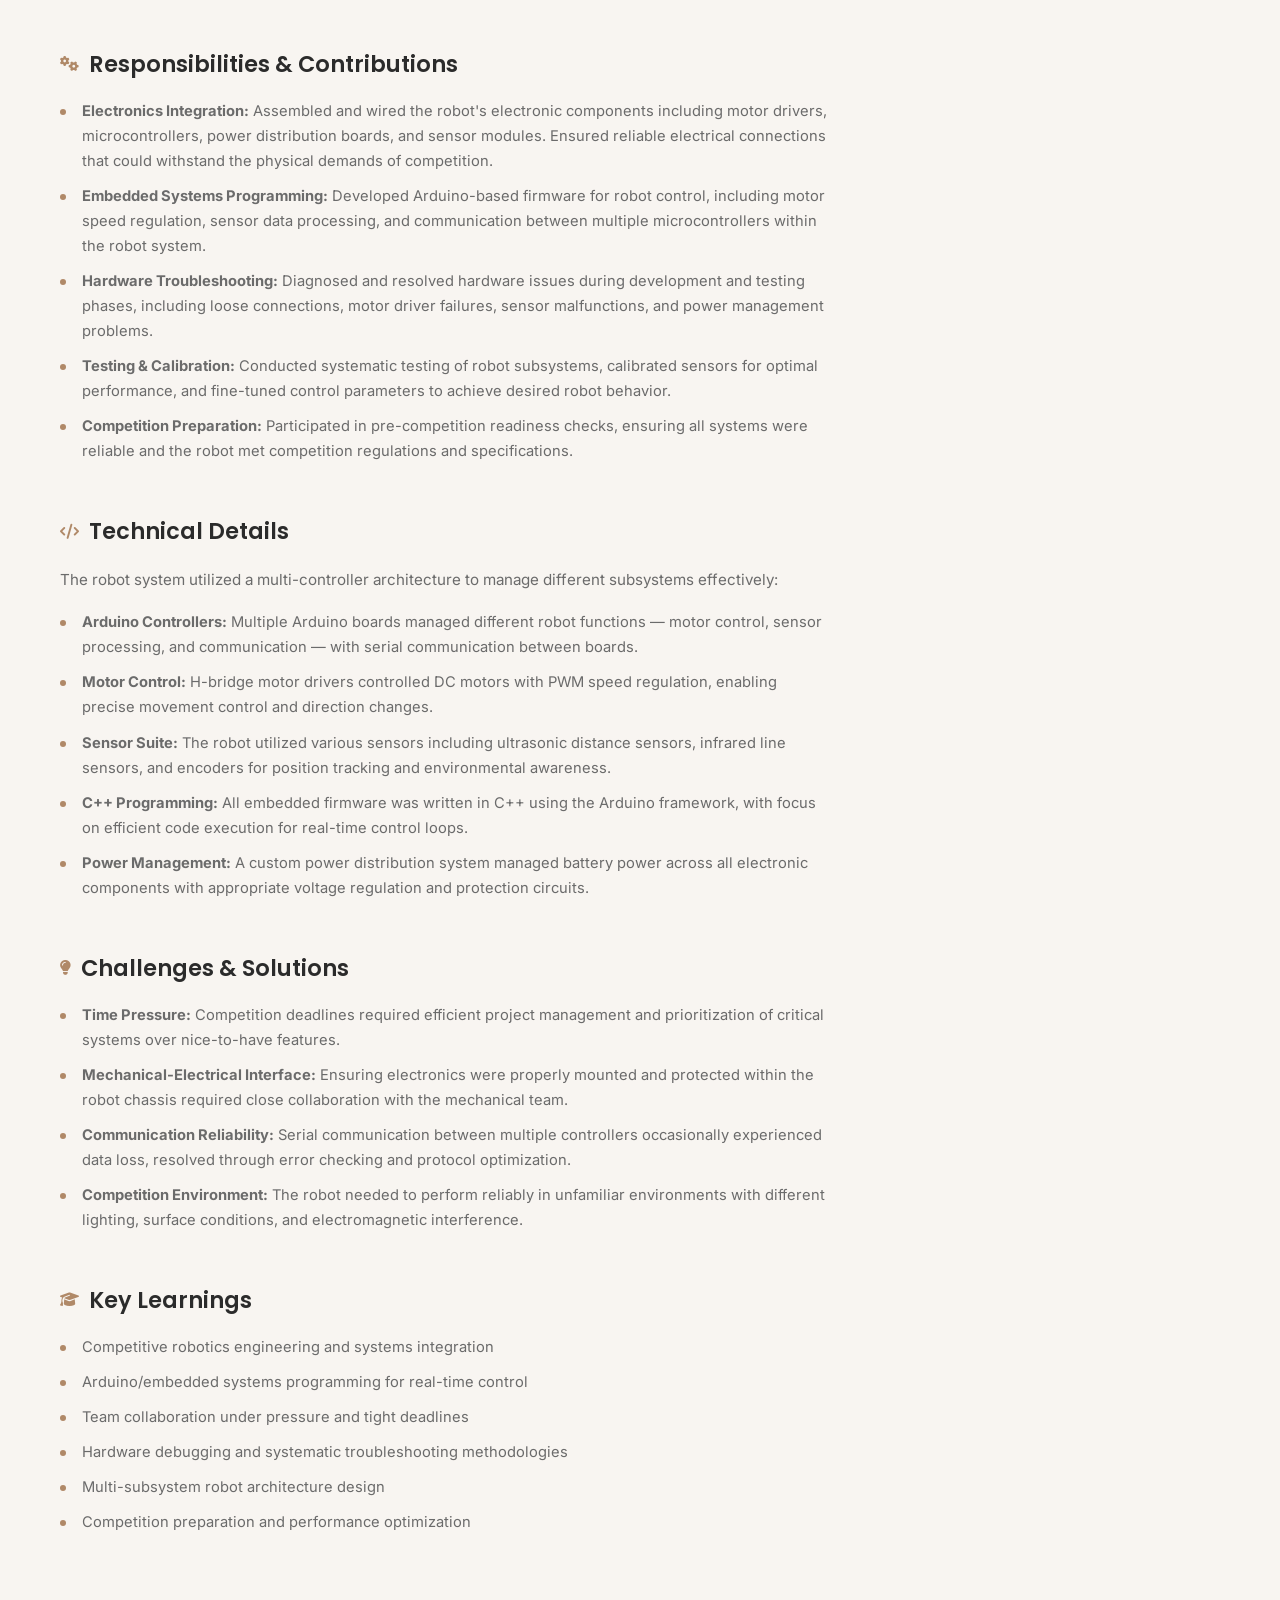
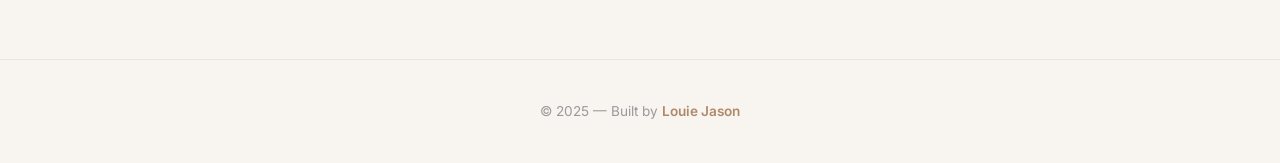
<file: projects/krsbi-robotics.html>
<!DOCTYPE html>
<html lang="en">
<head>
  <meta charset="UTF-8" />
  <meta name="viewport" content="width=device-width, initial-scale=1.0" />
  <meta name="description" content="KRSBI Robotics Project — Indonesian Robot Contest participation with embedded systems and hardware integration. By Louie Jason." />
  <title>KRSBI Robotics Project | Louie Jason</title>
  <link rel="preconnect" href="https://fonts.googleapis.com" />
  <link rel="preconnect" href="https://fonts.gstatic.com" crossorigin />
  <link href="https://fonts.googleapis.com/css2?family=Inter:wght@400;500;600;700&family=Poppins:wght@400;500;600;700;800&display=swap" rel="stylesheet" />
  <link rel="stylesheet" href="https://cdnjs.cloudflare.com/ajax/libs/font-awesome/6.5.1/css/all.min.css" />
  <link rel="stylesheet" href="../style.css" />
  <link rel="stylesheet" href="../project-page.css" />
</head>
<body>
  <div class="bg-blobs" aria-hidden="true">
    <div class="blob blob-1"></div>
    <div class="blob blob-2"></div>
    <div class="blob blob-3"></div>
  </div>

  <nav class="navbar scrolled" id="navbar">
    <a href="../index.html#projects" class="nav-logo">LJ.</a>
    <ul class="nav-links" id="navLinks">
      <li><a href="../index.html#hero">Home</a></li>
      <li><a href="../index.html#about">About</a></li>
      <li><a href="../index.html#skills">Skills</a></li>
      <li><a href="../index.html#projects" class="active">Projects</a></li>
      <li><a href="../index.html#experience">Experience</a></li>
      <li><a href="../index.html#contact">Contact</a></li>
    </ul>
    <button class="hamburger" id="hamburger" aria-label="Toggle navigation menu">
      <span></span><span></span><span></span>
    </button>
  </nav>

  <section class="project-hero">
    <div class="project-hero-bg">
      <img src="../images/project-krsbi.png" alt="" />
    </div>
    <div class="project-hero-content">
      <a href="../index.html#projects" class="project-back-link">
        <i class="fa-solid fa-arrow-left"></i> Back to Projects
      </a>
      <span class="project-category-badge robotics">
        <i class="fa-solid fa-robot"></i> Robotics & IoT
      </span>
      <h1 class="project-hero-title">KRSBI Robotics Project</h1>
      <p class="project-hero-summary">
        Contributed to the Indonesian Robot Contest (KRSBI) with embedded systems programming, hardware integration, and competition-level robot preparation.
      </p>
    </div>
  </section>

  <section class="project-detail">
    <div class="project-detail-grid">
      <div class="project-main">
        <div class="project-image-showcase">
          <img src="../images/project-krsbi.png" alt="KRSBI Robotics Competition" />
        </div>

        <div class="project-section">
          <h2><i class="fa-solid fa-circle-info"></i> Project Overview</h2>
          <p>
            The Kontes Robot Sepak Bola Indonesia (KRSBI) is one of Indonesia's most prestigious robotics competitions, challenging teams to design, build, and program robots capable of autonomous and semi-autonomous operation. Participating in this national-level competition provided invaluable hands-on experience in robotics engineering.
          </p>
          <p>
            As a team member, I contributed to multiple aspects of the robot development process, from electronics integration and embedded systems programming to testing and competition-day troubleshooting. The experience demanded strong teamwork, technical versatility, and the ability to work under pressure.
          </p>
        </div>

        <div class="project-section">
          <h2><i class="fa-solid fa-gears"></i> Responsibilities & Contributions</h2>
          <ul>
            <li><strong>Electronics Integration:</strong> Assembled and wired the robot's electronic components including motor drivers, microcontrollers, power distribution boards, and sensor modules. Ensured reliable electrical connections that could withstand the physical demands of competition.</li>
            <li><strong>Embedded Systems Programming:</strong> Developed Arduino-based firmware for robot control, including motor speed regulation, sensor data processing, and communication between multiple microcontrollers within the robot system.</li>
            <li><strong>Hardware Troubleshooting:</strong> Diagnosed and resolved hardware issues during development and testing phases, including loose connections, motor driver failures, sensor malfunctions, and power management problems.</li>
            <li><strong>Testing & Calibration:</strong> Conducted systematic testing of robot subsystems, calibrated sensors for optimal performance, and fine-tuned control parameters to achieve desired robot behavior.</li>
            <li><strong>Competition Preparation:</strong> Participated in pre-competition readiness checks, ensuring all systems were reliable and the robot met competition regulations and specifications.</li>
          </ul>
        </div>

        <div class="project-section">
          <h2><i class="fa-solid fa-code"></i> Technical Details</h2>
          <p>
            The robot system utilized a multi-controller architecture to manage different subsystems effectively:
          </p>
          <ul>
            <li><strong>Arduino Controllers:</strong> Multiple Arduino boards managed different robot functions — motor control, sensor processing, and communication — with serial communication between boards.</li>
            <li><strong>Motor Control:</strong> H-bridge motor drivers controlled DC motors with PWM speed regulation, enabling precise movement control and direction changes.</li>
            <li><strong>Sensor Suite:</strong> The robot utilized various sensors including ultrasonic distance sensors, infrared line sensors, and encoders for position tracking and environmental awareness.</li>
            <li><strong>C++ Programming:</strong> All embedded firmware was written in C++ using the Arduino framework, with focus on efficient code execution for real-time control loops.</li>
            <li><strong>Power Management:</strong> A custom power distribution system managed battery power across all electronic components with appropriate voltage regulation and protection circuits.</li>
          </ul>
        </div>

        <div class="project-section">
          <h2><i class="fa-solid fa-lightbulb"></i> Challenges & Solutions</h2>
          <ul>
            <li><strong>Time Pressure:</strong> Competition deadlines required efficient project management and prioritization of critical systems over nice-to-have features.</li>
            <li><strong>Mechanical-Electrical Interface:</strong> Ensuring electronics were properly mounted and protected within the robot chassis required close collaboration with the mechanical team.</li>
            <li><strong>Communication Reliability:</strong> Serial communication between multiple controllers occasionally experienced data loss, resolved through error checking and protocol optimization.</li>
            <li><strong>Competition Environment:</strong> The robot needed to perform reliably in unfamiliar environments with different lighting, surface conditions, and electromagnetic interference.</li>
          </ul>
        </div>

        <div class="project-section">
          <h2><i class="fa-solid fa-graduation-cap"></i> Key Learnings</h2>
          <ul>
            <li>Competitive robotics engineering and systems integration</li>
            <li>Arduino/embedded systems programming for real-time control</li>
            <li>Team collaboration under pressure and tight deadlines</li>
            <li>Hardware debugging and systematic troubleshooting methodologies</li>
            <li>Multi-subsystem robot architecture design</li>
            <li>Competition preparation and performance optimization</li>
          </ul>
        </div>
      </div>

      <div class="project-sidebar">
        <div class="sidebar-card">
          <h3><i class="fa-solid fa-layer-group"></i> Tech Stack</h3>
          <div class="sidebar-tech-list">
            <span class="sidebar-tech-tag">Arduino</span>
            <span class="sidebar-tech-tag">C++</span>
            <span class="sidebar-tech-tag">Embedded Systems</span>
            <span class="sidebar-tech-tag">Motor Drivers</span>
            <span class="sidebar-tech-tag">Sensors</span>
            <span class="sidebar-tech-tag">Robotics</span>
            <span class="sidebar-tech-tag">Serial Communication</span>
          </div>
        </div>

        <div class="sidebar-card">
          <h3><i class="fa-solid fa-trophy"></i> Key Achievements</h3>
          <div class="sidebar-highlight">
            <i class="fa-solid fa-flag-checkered"></i>
            <span>Participated in <strong>national-level KRSBI</strong> robotics competition</span>
          </div>
          <div class="sidebar-highlight">
            <i class="fa-solid fa-screwdriver-wrench"></i>
            <span>Handled <strong>end-to-end hardware integration</strong> and troubleshooting</span>
          </div>
          <div class="sidebar-highlight">
            <i class="fa-solid fa-people-group"></i>
            <span>Collaborated in <strong>cross-functional team</strong> environment under pressure</span>
          </div>
        </div>

        <div class="sidebar-card">
          <h3><i class="fa-solid fa-user"></i> Project Info</h3>
          <div class="role-item">
            <div class="role-label">Role</div>
            <div class="role-value">Electronics & Embedded Systems</div>
          </div>
          <div class="role-item">
            <div class="role-label">Category</div>
            <div class="role-value">Competitive Robotics</div>
          </div>
          <div class="role-item">
            <div class="role-label">Type</div>
            <div class="role-value">Competition Project</div>
          </div>
        </div>

        <div class="sidebar-card">
          <h3><i class="fa-solid fa-link"></i> Links</h3>
          <div class="sidebar-links">

            <a href="../index.html#projects" class="btn btn-primary btn-small">
              <i class="fa-solid fa-arrow-left"></i> All Projects
            </a>
          </div>
        </div>
      </div>
    </div>
  </section>

  <footer class="footer">
    <p class="footer-text">&copy; 2025 &mdash; Built by <span>Louie Jason</span></p>
  </footer>

  <button class="scroll-top" id="scrollTopBtn" aria-label="Scroll to top">
    <i class="fa-solid fa-arrow-up"></i>
  </button>

  <script>
    const hamburger = document.getElementById('hamburger');
    const navLinks = document.getElementById('navLinks');
    hamburger.addEventListener('click', () => { hamburger.classList.toggle('active'); navLinks.classList.toggle('open'); });
    navLinks.querySelectorAll('a').forEach(l => l.addEventListener('click', () => { hamburger.classList.remove('active'); navLinks.classList.remove('open'); }));
    const scrollTopBtn = document.getElementById('scrollTopBtn');
    window.addEventListener('scroll', () => { scrollTopBtn.classList.toggle('visible', window.scrollY > 400); });
    scrollTopBtn.addEventListener('click', () => window.scrollTo({ top: 0, behavior: 'smooth' }));
  </script>
</body>
</html>
</file>
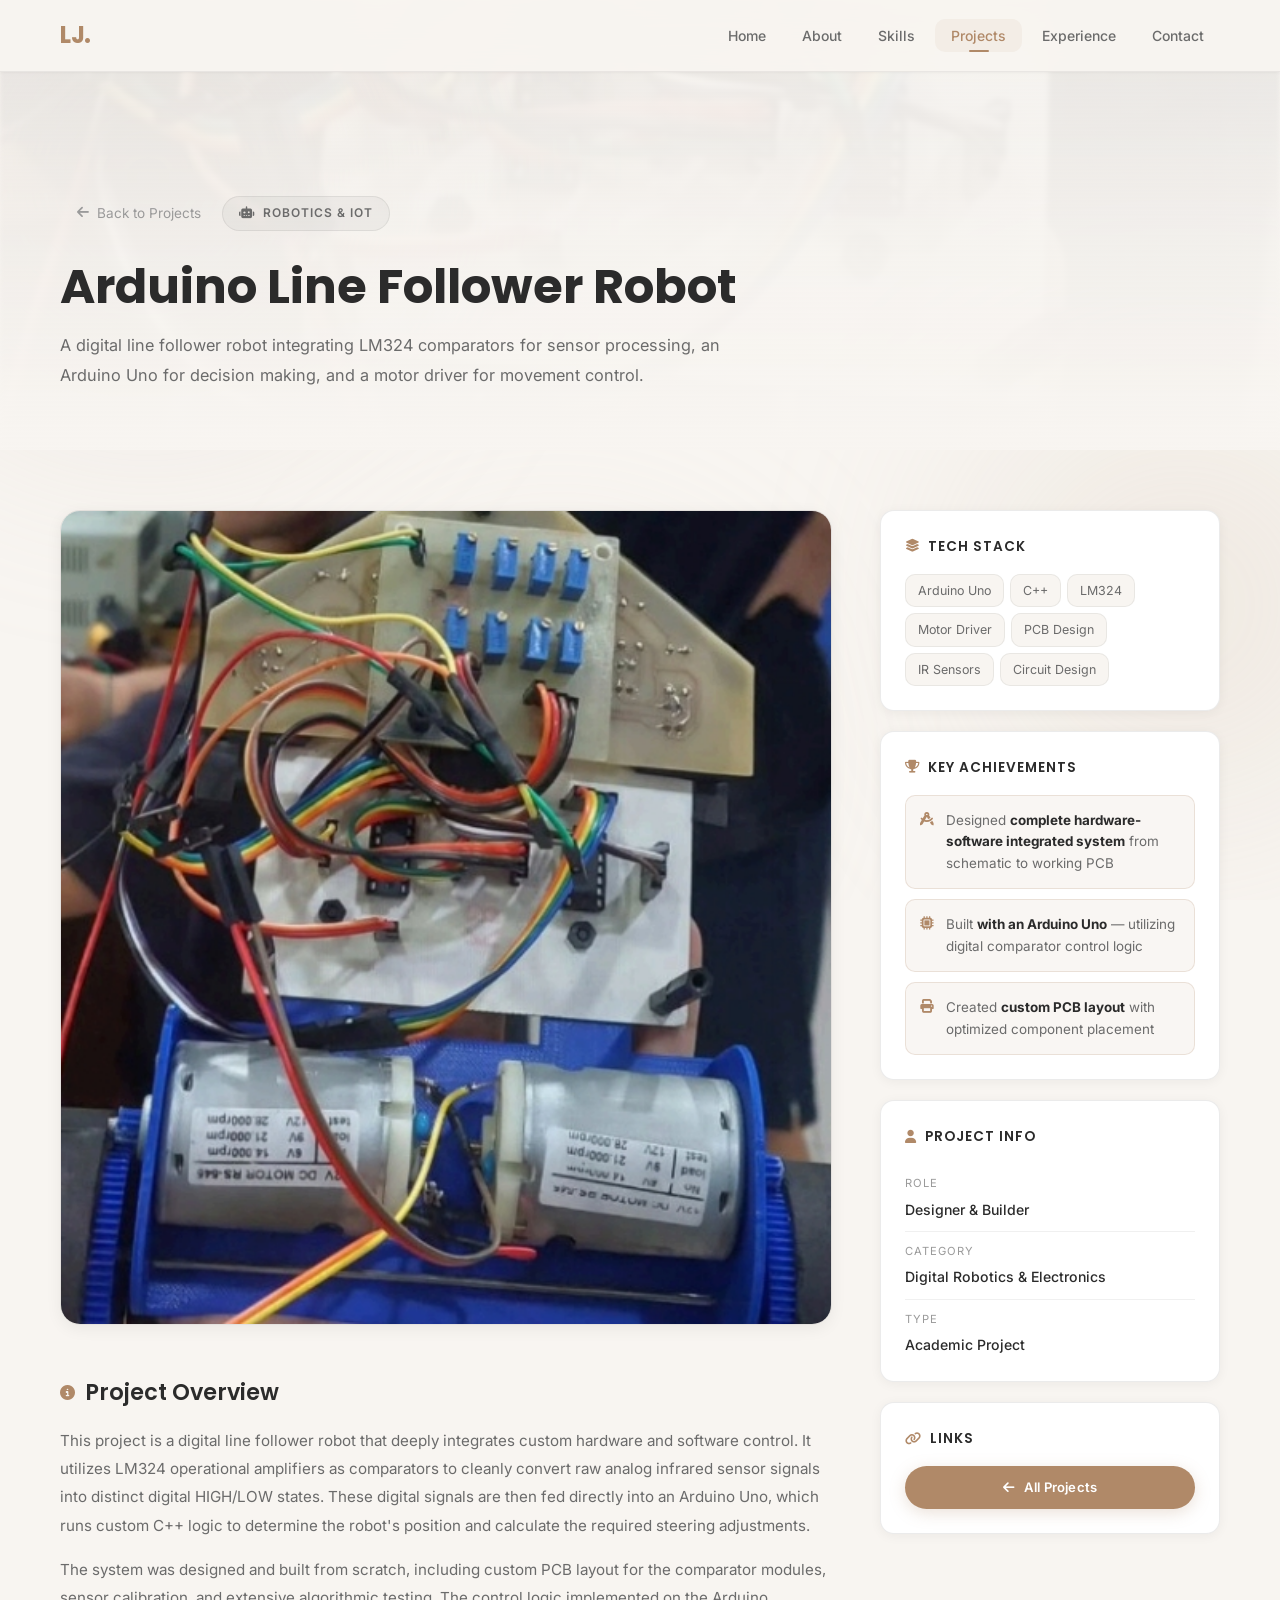
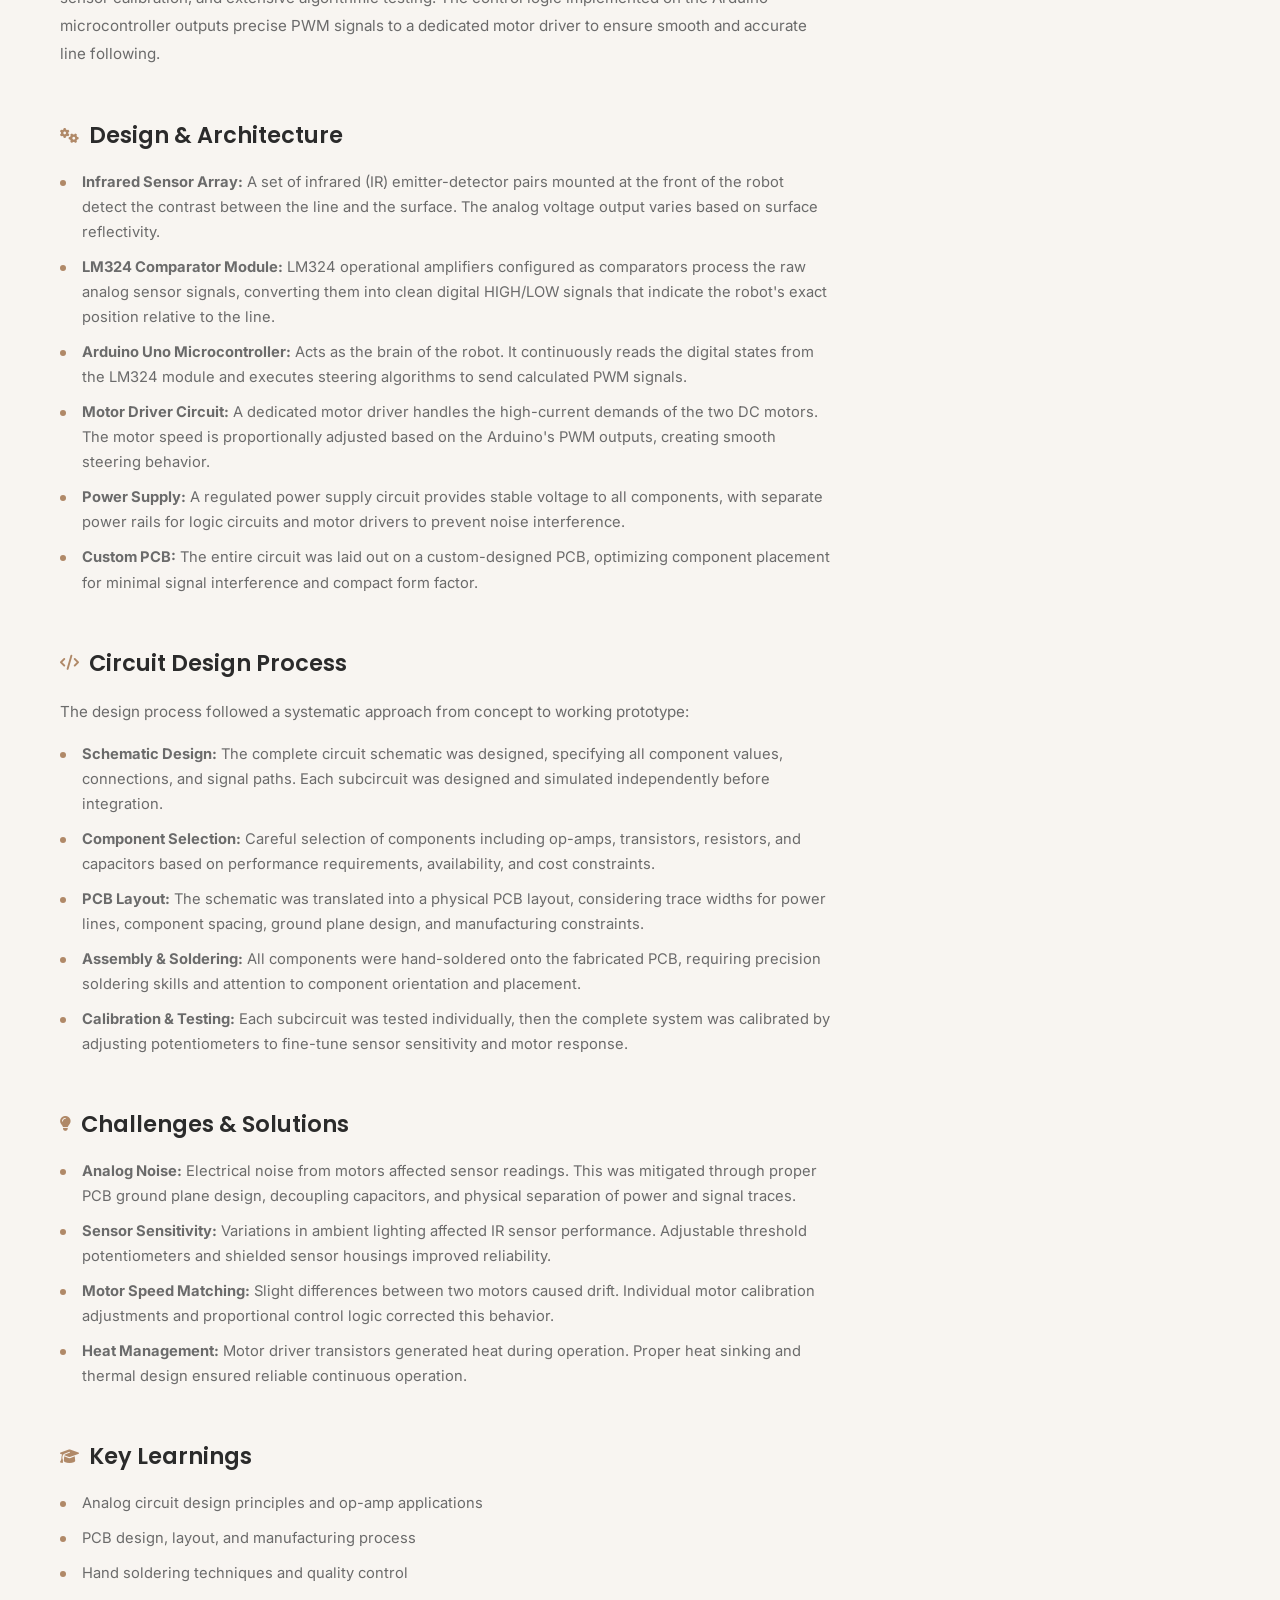
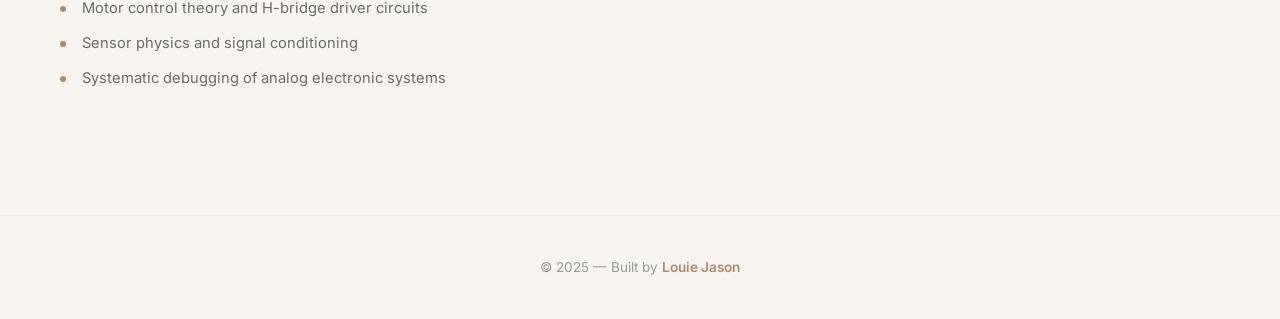
<file: projects/line-follower.html>
<!DOCTYPE html>
<html lang="en">
<head>
  <meta charset="UTF-8" />
  <meta name="viewport" content="width=device-width, initial-scale=1.0" />
  <meta name="description" content="Analog Line Follower Robot — Custom PCB design, analog circuit implementation, and hardware assembly. By Louie Jason." />
  <title>Line Follower Robot | Louie Jason</title>
  <link rel="preconnect" href="https://fonts.googleapis.com" />
  <link rel="preconnect" href="https://fonts.gstatic.com" crossorigin />
  <link href="https://fonts.googleapis.com/css2?family=Inter:wght@400;500;600;700&family=Poppins:wght@400;500;600;700;800&display=swap" rel="stylesheet" />
  <link rel="stylesheet" href="https://cdnjs.cloudflare.com/ajax/libs/font-awesome/6.5.1/css/all.min.css" />
  <link rel="stylesheet" href="../style.css" />
  <link rel="stylesheet" href="../project-page.css" />
</head>
<body>
  <div class="bg-blobs" aria-hidden="true">
    <div class="blob blob-1"></div>
    <div class="blob blob-2"></div>
    <div class="blob blob-3"></div>
  </div>

  <nav class="navbar scrolled" id="navbar">
    <a href="../index.html#projects" class="nav-logo">LJ.</a>
    <ul class="nav-links" id="navLinks">
      <li><a href="../index.html#hero">Home</a></li>
      <li><a href="../index.html#about">About</a></li>
      <li><a href="../index.html#skills">Skills</a></li>
      <li><a href="../index.html#projects" class="active">Projects</a></li>
      <li><a href="../index.html#experience">Experience</a></li>
      <li><a href="../index.html#contact">Contact</a></li>
    </ul>
    <button class="hamburger" id="hamburger" aria-label="Toggle navigation menu">
      <span></span><span></span><span></span>
    </button>
  </nav>

  <section class="project-hero">
    <div class="project-hero-bg">
      <img src="../images/line_fol.jpeg" alt="" />
    </div>
    <div class="project-hero-content">
      <a href="../index.html#projects" class="project-back-link">
        <i class="fa-solid fa-arrow-left"></i> Back to Projects
      </a>
      <span class="project-category-badge robotics">
        <i class="fa-solid fa-robot"></i> Robotics & IoT
      </span>
      <h1 class="project-hero-title">Arduino Line Follower Robot</h1>
      <p class="project-hero-summary">
        A digital line follower robot integrating LM324 comparators for sensor processing, an Arduino Uno for decision making, and a motor driver for movement control.
      </p>
    </div>
  </section>

  <section class="project-detail">
    <div class="project-detail-grid">
      <div class="project-main">
        <div class="project-image-showcase">
          <img src="../images/line_fol.jpeg" alt="Arduino Line Follower Robot" />
        </div>

        <div class="project-section">
          <h2><i class="fa-solid fa-circle-info"></i> Project Overview</h2>
          <p>
            This project is a digital line follower robot that deeply integrates custom hardware and software control. It utilizes LM324 operational amplifiers as comparators to cleanly convert raw analog infrared sensor signals into distinct digital HIGH/LOW states. These digital signals are then fed directly into an Arduino Uno, which runs custom C++ logic to determine the robot's position and calculate the required steering adjustments.
          </p>
          <p>
            The system was designed and built from scratch, including custom PCB layout for the comparator modules, sensor calibration, and extensive algorithmic testing. The control logic implemented on the Arduino microcontroller outputs precise PWM signals to a dedicated motor driver to ensure smooth and accurate line following.
          </p>
        </div>

        <div class="project-section">
          <h2><i class="fa-solid fa-gears"></i> Design & Architecture</h2>
          <ul>
            <li><strong>Infrared Sensor Array:</strong> A set of infrared (IR) emitter-detector pairs mounted at the front of the robot detect the contrast between the line and the surface. The analog voltage output varies based on surface reflectivity.</li>
            <li><strong>LM324 Comparator Module:</strong> LM324 operational amplifiers configured as comparators process the raw analog sensor signals, converting them into clean digital HIGH/LOW signals that indicate the robot's exact position relative to the line.</li>
            <li><strong>Arduino Uno Microcontroller:</strong> Acts as the brain of the robot. It continuously reads the digital states from the LM324 module and executes steering algorithms to send calculated PWM signals.</li>
            <li><strong>Motor Driver Circuit:</strong> A dedicated motor driver handles the high-current demands of the two DC motors. The motor speed is proportionally adjusted based on the Arduino's PWM outputs, creating smooth steering behavior.</li>
            <li><strong>Power Supply:</strong> A regulated power supply circuit provides stable voltage to all components, with separate power rails for logic circuits and motor drivers to prevent noise interference.</li>
            <li><strong>Custom PCB:</strong> The entire circuit was laid out on a custom-designed PCB, optimizing component placement for minimal signal interference and compact form factor.</li>
          </ul>
        </div>

        <div class="project-section">
          <h2><i class="fa-solid fa-code"></i> Circuit Design Process</h2>
          <p>
            The design process followed a systematic approach from concept to working prototype:
          </p>
          <ul>
            <li><strong>Schematic Design:</strong> The complete circuit schematic was designed, specifying all component values, connections, and signal paths. Each subcircuit was designed and simulated independently before integration.</li>
            <li><strong>Component Selection:</strong> Careful selection of components including op-amps, transistors, resistors, and capacitors based on performance requirements, availability, and cost constraints.</li>
            <li><strong>PCB Layout:</strong> The schematic was translated into a physical PCB layout, considering trace widths for power lines, component spacing, ground plane design, and manufacturing constraints.</li>
            <li><strong>Assembly & Soldering:</strong> All components were hand-soldered onto the fabricated PCB, requiring precision soldering skills and attention to component orientation and placement.</li>
            <li><strong>Calibration & Testing:</strong> Each subcircuit was tested individually, then the complete system was calibrated by adjusting potentiometers to fine-tune sensor sensitivity and motor response.</li>
          </ul>
        </div>

        <div class="project-section">
          <h2><i class="fa-solid fa-lightbulb"></i> Challenges & Solutions</h2>
          <ul>
            <li><strong>Analog Noise:</strong> Electrical noise from motors affected sensor readings. This was mitigated through proper PCB ground plane design, decoupling capacitors, and physical separation of power and signal traces.</li>
            <li><strong>Sensor Sensitivity:</strong> Variations in ambient lighting affected IR sensor performance. Adjustable threshold potentiometers and shielded sensor housings improved reliability.</li>
            <li><strong>Motor Speed Matching:</strong> Slight differences between two motors caused drift. Individual motor calibration adjustments and proportional control logic corrected this behavior.</li>
            <li><strong>Heat Management:</strong> Motor driver transistors generated heat during operation. Proper heat sinking and thermal design ensured reliable continuous operation.</li>
          </ul>
        </div>

        <div class="project-section">
          <h2><i class="fa-solid fa-graduation-cap"></i> Key Learnings</h2>
          <ul>
            <li>Analog circuit design principles and op-amp applications</li>
            <li>PCB design, layout, and manufacturing process</li>
            <li>Hand soldering techniques and quality control</li>
            <li>Motor control theory and H-bridge driver circuits</li>
            <li>Sensor physics and signal conditioning</li>
            <li>Systematic debugging of analog electronic systems</li>
          </ul>
        </div>
      </div>

      <div class="project-sidebar">
        <div class="sidebar-card">
          <h3><i class="fa-solid fa-layer-group"></i> Tech Stack</h3>
          <div class="sidebar-tech-list">
            <span class="sidebar-tech-tag">Arduino Uno</span>
            <span class="sidebar-tech-tag">C++</span>
            <span class="sidebar-tech-tag">LM324</span>
            <span class="sidebar-tech-tag">Motor Driver</span>
            <span class="sidebar-tech-tag">PCB Design</span>
            <span class="sidebar-tech-tag">IR Sensors</span>
            <span class="sidebar-tech-tag">Circuit Design</span>
          </div>
        </div>

        <div class="sidebar-card">
          <h3><i class="fa-solid fa-trophy"></i> Key Achievements</h3>
          <div class="sidebar-highlight">
            <i class="fa-solid fa-drafting-compass"></i>
            <span>Designed <strong>complete hardware-software integrated system</strong> from schematic to working PCB</span>
          </div>
          <div class="sidebar-highlight">
            <i class="fa-solid fa-microchip"></i>
            <span>Built <strong>with an Arduino Uno</strong> — utilizing digital comparator control logic</span>
          </div>
          <div class="sidebar-highlight">
            <i class="fa-solid fa-print"></i>
            <span>Created <strong>custom PCB layout</strong> with optimized component placement</span>
          </div>
        </div>

        <div class="sidebar-card">
          <h3><i class="fa-solid fa-user"></i> Project Info</h3>
          <div class="role-item">
            <div class="role-label">Role</div>
            <div class="role-value">Designer & Builder</div>
          </div>
          <div class="role-item">
            <div class="role-label">Category</div>
            <div class="role-value">Digital Robotics & Electronics</div>
          </div>
          <div class="role-item">
            <div class="role-label">Type</div>
            <div class="role-value">Academic Project</div>
          </div>
        </div>

        <div class="sidebar-card">
          <h3><i class="fa-solid fa-link"></i> Links</h3>
          <div class="sidebar-links">

            <a href="../index.html#projects" class="btn btn-primary btn-small">
              <i class="fa-solid fa-arrow-left"></i> All Projects
            </a>
          </div>
        </div>
      </div>
    </div>
  </section>

  <footer class="footer">
    <p class="footer-text">&copy; 2025 &mdash; Built by <span>Louie Jason</span></p>
  </footer>

  <button class="scroll-top" id="scrollTopBtn" aria-label="Scroll to top">
    <i class="fa-solid fa-arrow-up"></i>
  </button>

  <script>
    const hamburger = document.getElementById('hamburger');
    const navLinks = document.getElementById('navLinks');
    hamburger.addEventListener('click', () => { hamburger.classList.toggle('active'); navLinks.classList.toggle('open'); });
    navLinks.querySelectorAll('a').forEach(l => l.addEventListener('click', () => { hamburger.classList.remove('active'); navLinks.classList.remove('open'); }));
    const scrollTopBtn = document.getElementById('scrollTopBtn');
    window.addEventListener('scroll', () => { scrollTopBtn.classList.toggle('visible', window.scrollY > 400); });
    scrollTopBtn.addEventListener('click', () => window.scrollTo({ top: 0, behavior: 'smooth' }));
  </script>
</body>
</html>
</file>
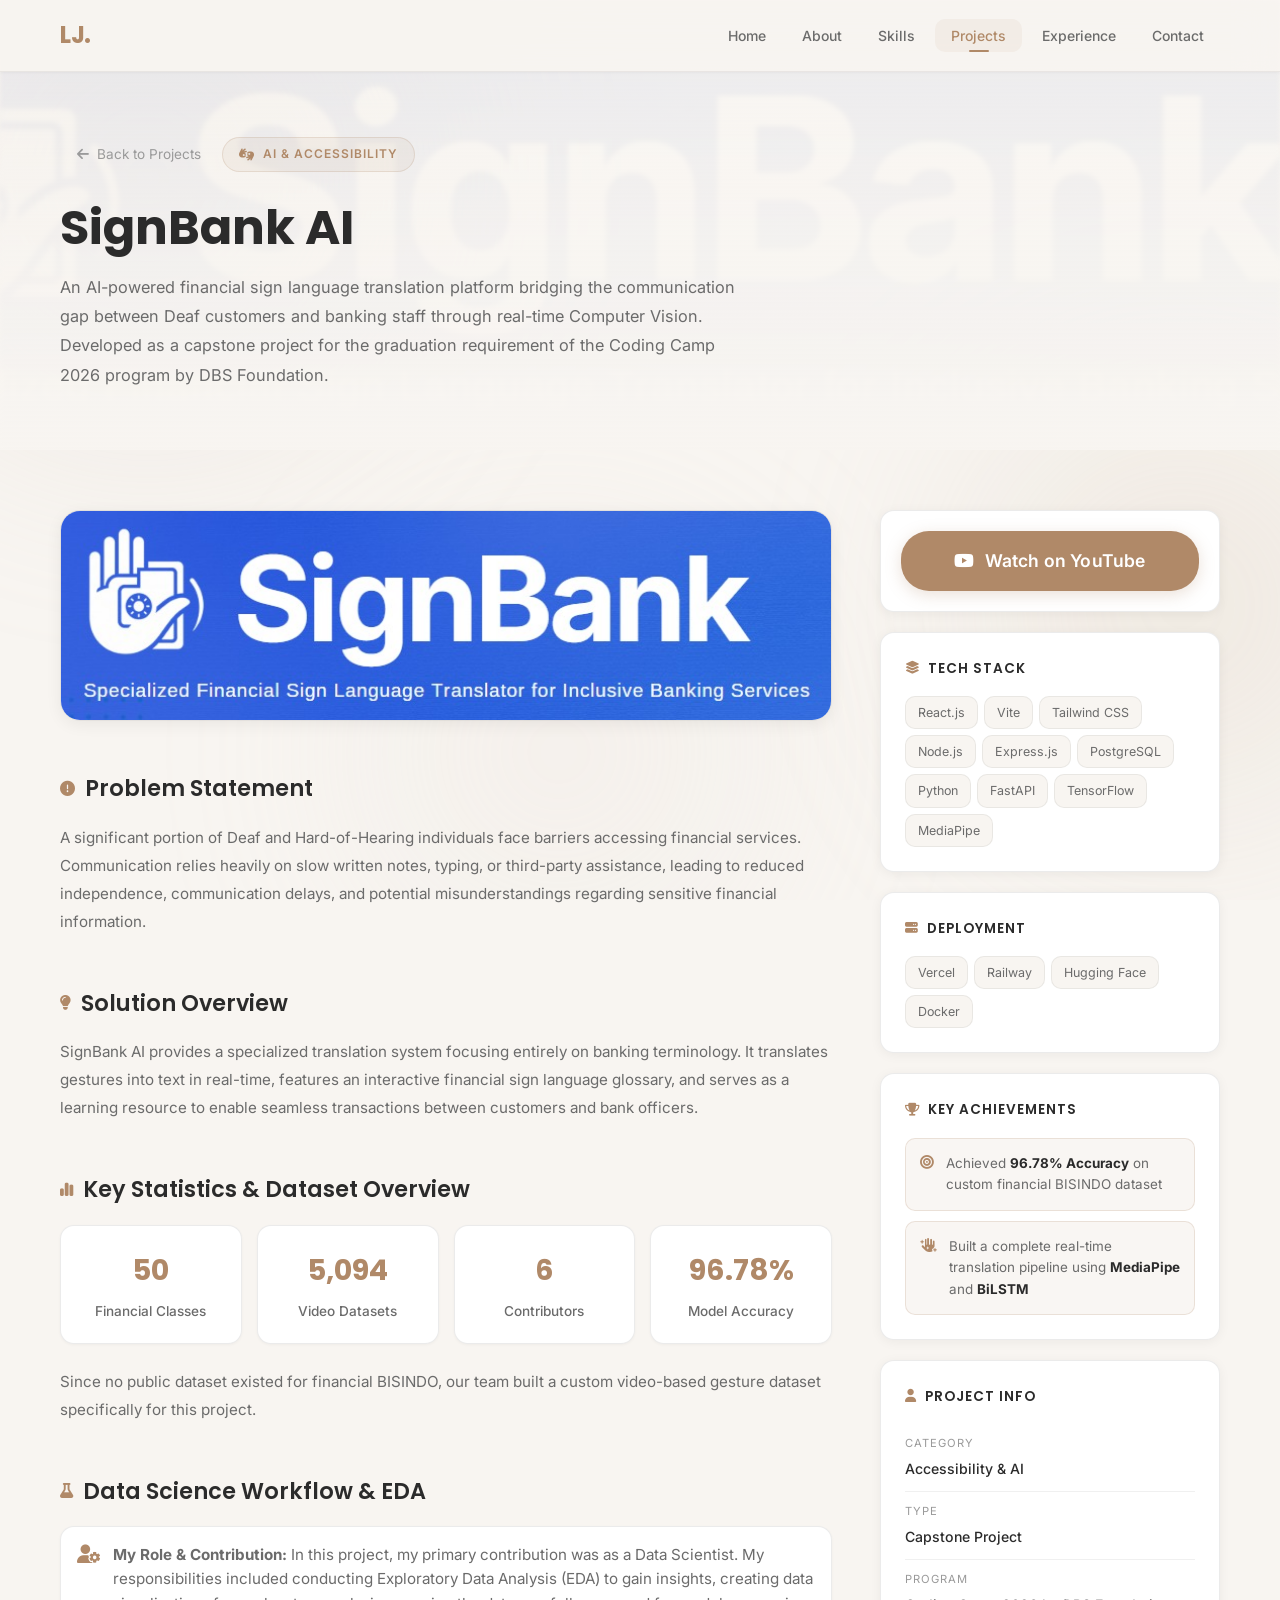
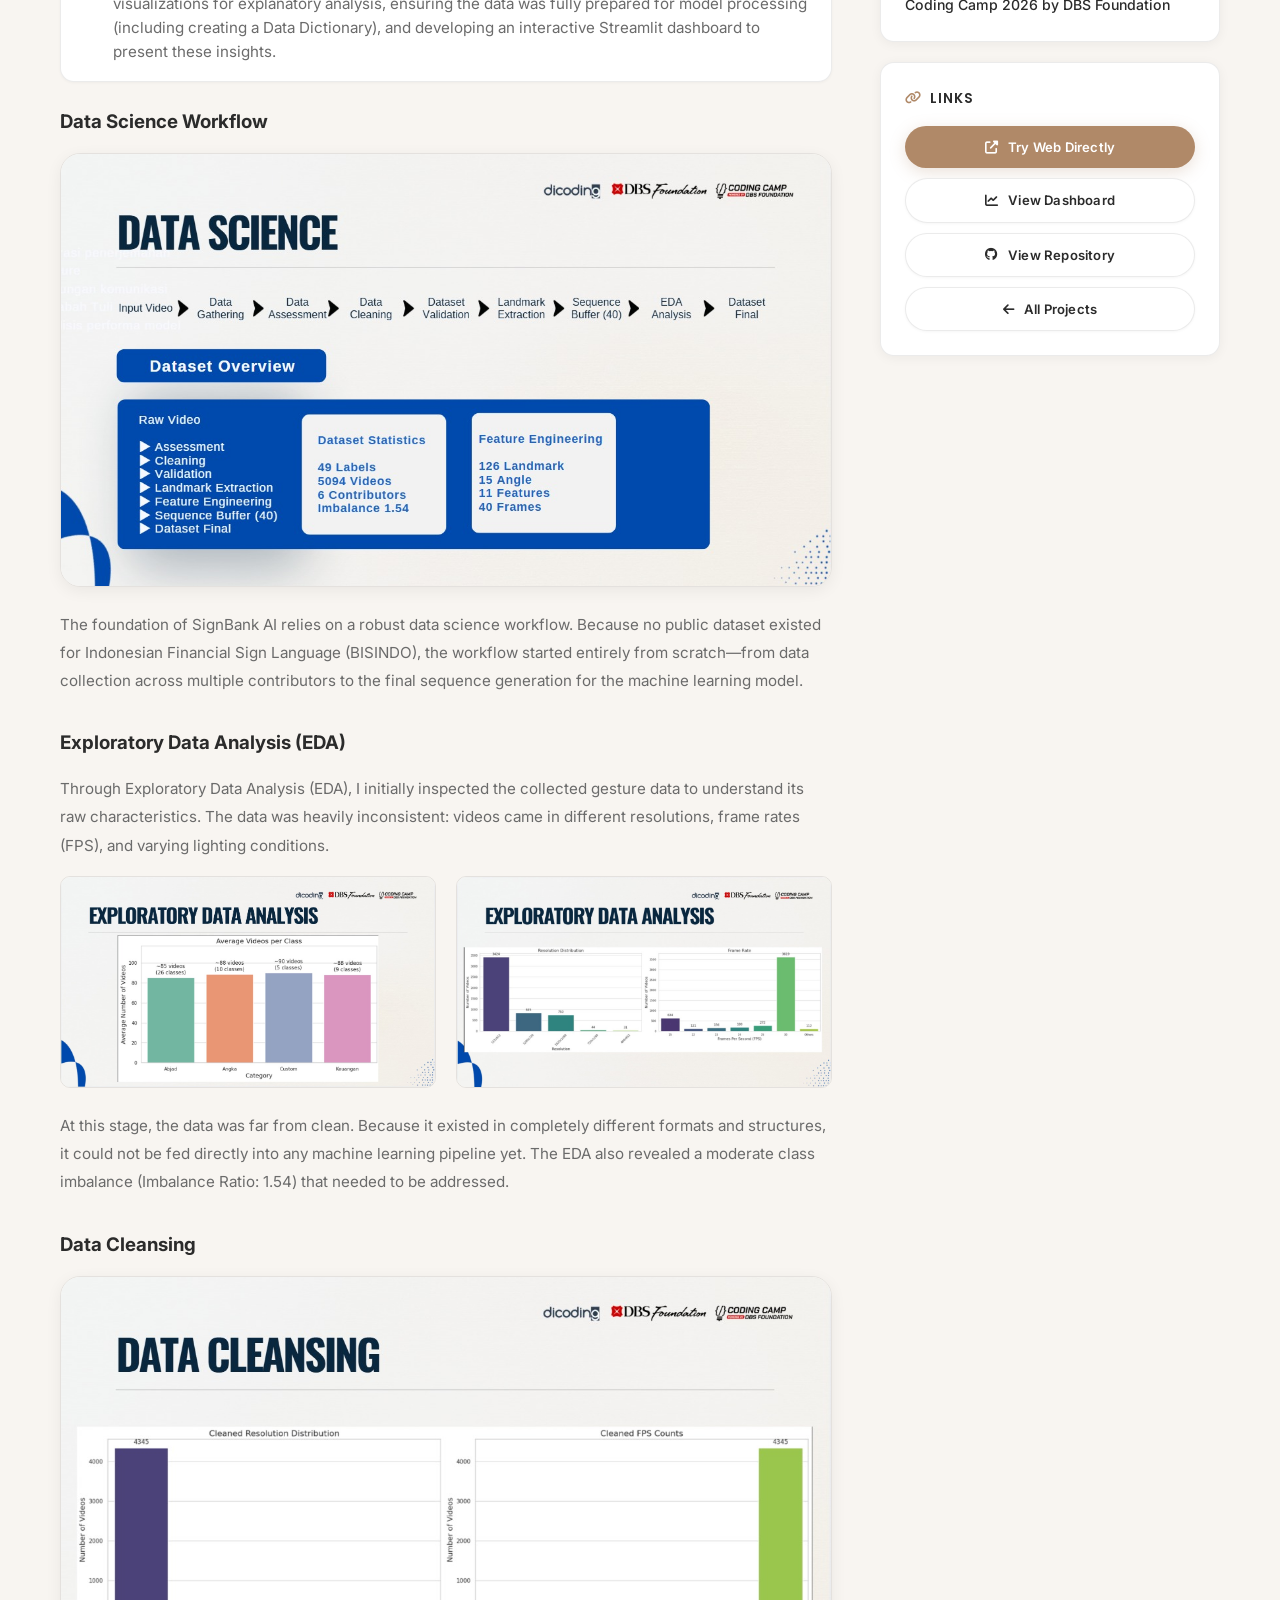
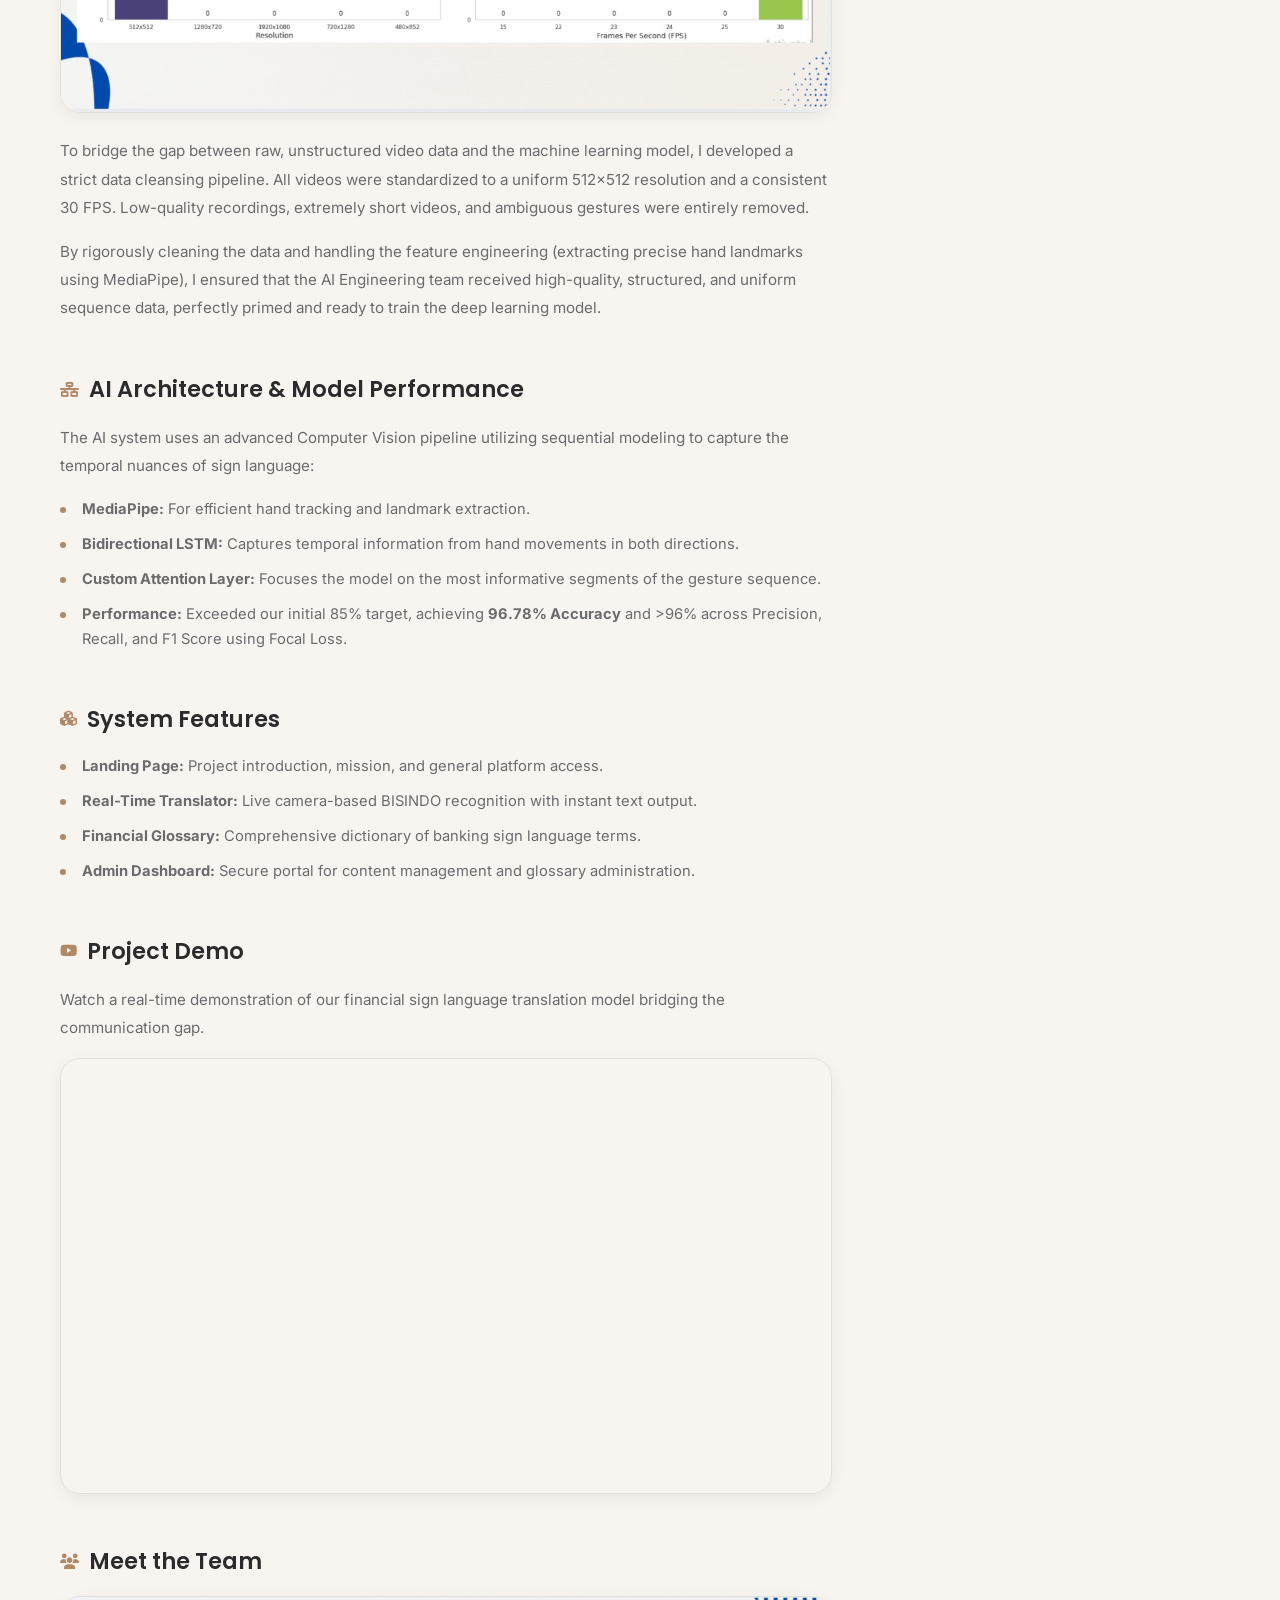
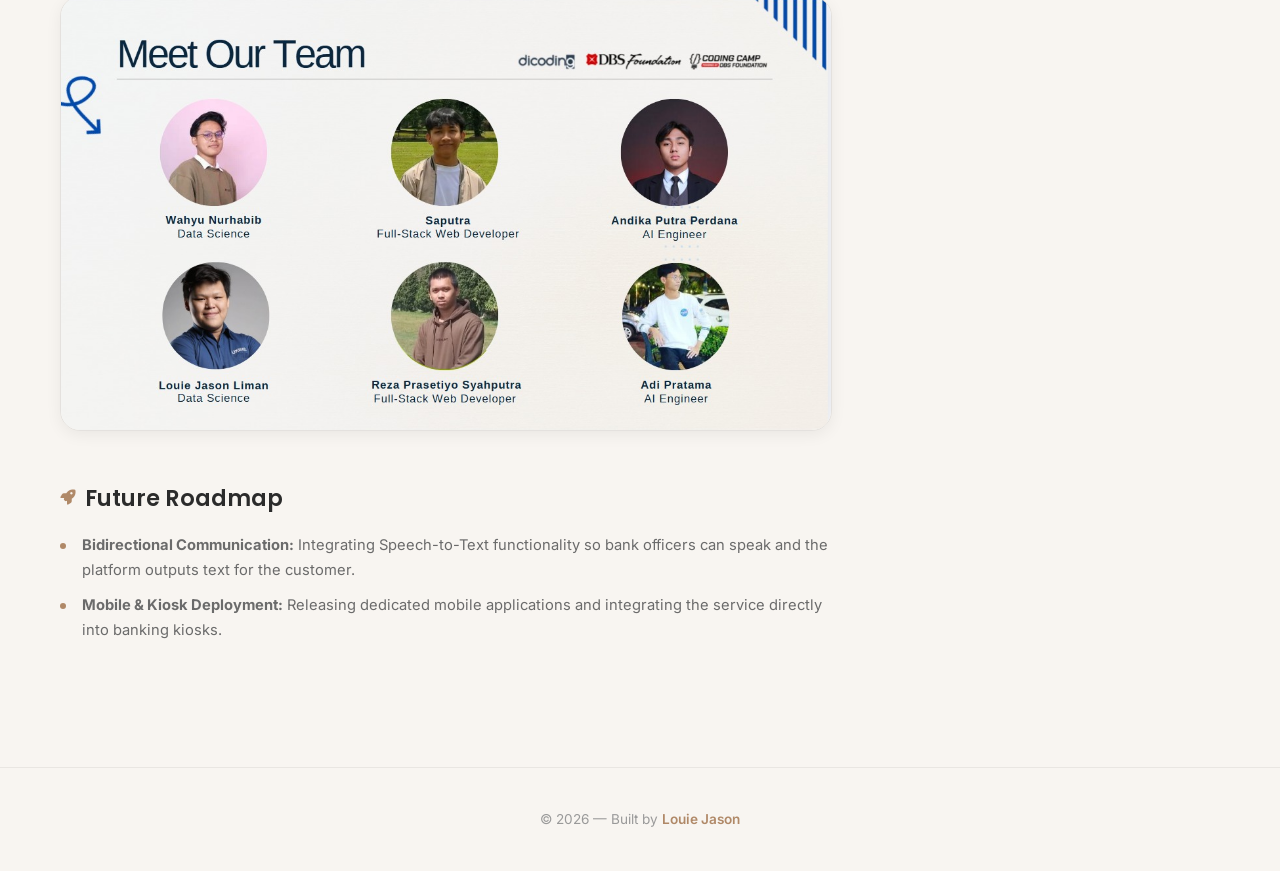
<file: projects/signbank-ai.html>
<!DOCTYPE html>
<html lang="en">
<head>
  <meta charset="UTF-8" />
  <meta name="viewport" content="width=device-width, initial-scale=1.0" />
  <meta name="description" content="SignBank AI - Financial Sign Language Translation" />
  <title>SignBank AI | Louie Jason</title>
  <link rel="preconnect" href="https://fonts.googleapis.com" />
  <link rel="preconnect" href="https://fonts.gstatic.com" crossorigin />
  <link href="https://fonts.googleapis.com/css2?family=Inter:wght@400;500;600;700&family=Poppins:wght@400;500;600;700;800&display=swap" rel="stylesheet" />
  <link rel="stylesheet" href="https://cdnjs.cloudflare.com/ajax/libs/font-awesome/6.5.1/css/all.min.css" />
  <link rel="stylesheet" href="../style.css" />
  <link rel="stylesheet" href="../project-page.css" />
  <style>
    /* Custom specific styles that fit within the global theme */
    .stat-grid-inline {
      display: grid;
      grid-template-columns: repeat(auto-fit, minmax(150px, 1fr));
      gap: 15px;
      margin-bottom: 24px;
    }
    .stat-box {
      background: var(--bg-card);
      border: 1px solid var(--border-card);
      border-radius: var(--radius-md);
      padding: 20px;
      text-align: center;
      box-shadow: var(--shadow-sm);
    }
    .stat-box-value {
      font-family: var(--font-display);
      font-size: 1.8rem;
      font-weight: 700;
      color: var(--accent);
    }
    .stat-box-label {
      font-size: 0.85rem;
      color: var(--text-secondary);
      margin-top: 5px;
      font-weight: 500;
    }
    .team-photo-container {
      text-align: center;
      margin-bottom: 24px;
    }
    .team-photo-container img {
      max-width: 100%;
      height: auto;
      border-radius: var(--radius-lg);
      border: 1px solid var(--border-card);
      box-shadow: var(--shadow-md);
    }
    .video-wrapper {
      position: relative;
      padding-bottom: 56.25%;
      height: 0;
      overflow: hidden;
      border-radius: var(--radius-lg);
      margin-bottom: 24px;
      box-shadow: var(--shadow-md);
      border: 1px solid var(--border-card);
    }
    .video-wrapper iframe {
      position: absolute;
      top: 0;
      left: 0;
      width: 100%;
      height: 100%;
      border: 0;
    }
  </style>
</head>
<body>
  <div class="bg-blobs" aria-hidden="true">
    <div class="blob blob-1"></div>
    <div class="blob blob-2"></div>
    <div class="blob blob-3"></div>
  </div>

  <nav class="navbar scrolled" id="navbar">
    <a href="../index.html#projects" class="nav-logo">LJ.</a>
    <ul class="nav-links" id="navLinks">
      <li><a href="../index.html#hero">Home</a></li>
      <li><a href="../index.html#about">About</a></li>
      <li><a href="../index.html#skills">Skills</a></li>
      <li><a href="../index.html#projects" class="active">Projects</a></li>
      <li><a href="../index.html#experience">Experience</a></li>
      <li><a href="../index.html#contact">Contact</a></li>
    </ul>
    <button class="hamburger" id="hamburger" aria-label="Toggle navigation menu">
      <span></span><span></span><span></span>
    </button>
  </nav>

  <section class="project-hero">
    <div class="project-hero-bg">
      <!-- Use signbank logo as background or a generic background if not available -->
      <img src="../images/signbank_logo.png" alt="" onerror="this.style.display='none'" />
    </div>
    <div class="project-hero-content">
      <a href="../index.html#projects" class="project-back-link">
        <i class="fa-solid fa-arrow-left"></i> Back to Projects
      </a>
      <span class="project-category-badge ds">
        <i class="fa-solid fa-hands-asl-interpreting"></i> AI & Accessibility
      </span>
      <h1 class="project-hero-title">SignBank AI</h1>
      <p class="project-hero-summary">
        An AI-powered financial sign language translation platform bridging the communication gap between Deaf customers and banking staff through real-time Computer Vision. Developed as a capstone project for the graduation requirement of the Coding Camp 2026 program by DBS Foundation.
      </p>
    </div>
  </section>

  <section class="project-detail">
    <div class="project-detail-grid">
      <div class="project-main">
        <div class="project-image-showcase">
          <img src="../images/signbank_logo.png" alt="SignBank AI Logo" onerror="this.src='https://placehold.co/800x400/F8F5F1/B08968?text=SignBank+AI'" />
        </div>

        <div class="project-section">
          <h2><i class="fa-solid fa-circle-exclamation"></i> Problem Statement</h2>
          <p>
            A significant portion of Deaf and Hard-of-Hearing individuals face barriers accessing financial services. Communication relies heavily on slow written notes, typing, or third-party assistance, leading to reduced independence, communication delays, and potential misunderstandings regarding sensitive financial information.
          </p>
        </div>

        <div class="project-section">
          <h2><i class="fa-solid fa-lightbulb"></i> Solution Overview</h2>
          <p>
            SignBank AI provides a specialized translation system focusing entirely on banking terminology. It translates gestures into text in real-time, features an interactive financial sign language glossary, and serves as a learning resource to enable seamless transactions between customers and bank officers.
          </p>
        </div>

        <div class="project-section">
          <h2><i class="fa-solid fa-chart-simple"></i> Key Statistics & Dataset Overview</h2>
          <div class="stat-grid-inline">
            <div class="stat-box">
              <div class="stat-box-value">50</div>
              <div class="stat-box-label">Financial Classes</div>
            </div>
            <div class="stat-box">
              <div class="stat-box-value">5,094</div>
              <div class="stat-box-label">Video Datasets</div>
            </div>
            <div class="stat-box">
              <div class="stat-box-value">6</div>
              <div class="stat-box-label">Contributors</div>
            </div>
            <div class="stat-box">
              <div class="stat-box-value">96.78%</div>
              <div class="stat-box-label">Model Accuracy</div>
            </div>
          </div>
          <p>
            Since no public dataset existed for financial BISINDO, our team built a custom video-based gesture dataset specifically for this project.
          </p>
        </div>

        <div class="project-section">
          <h2><i class="fa-solid fa-flask"></i> Data Science Workflow & EDA</h2>
          
          <div style="margin-bottom: 24px; border-radius: var(--radius-md); padding: 16px; background: var(--bg-card); border: 1px solid var(--border-card); box-shadow: var(--shadow-sm); display: flex; align-items: flex-start; gap: 12px;">
            <i class="fa-solid fa-user-gear" style="color: var(--accent); font-size: 1.2rem; margin-top: 2px;"></i>
            <span style="font-size: 0.95rem; color: var(--text-secondary); line-height: 1.6;">
              <strong>My Role & Contribution:</strong> In this project, my primary contribution was as a Data Scientist. My responsibilities included conducting Exploratory Data Analysis (EDA) to gain insights, creating data visualizations for explanatory analysis, ensuring the data was fully prepared for model processing (including creating a Data Dictionary), and developing an interactive Streamlit dashboard to present these insights.
            </span>
          </div>

          <h3>Data Science Workflow</h3>
          <div class="project-image-showcase" style="margin-bottom: 24px; margin-top: 16px;">
            <img src="../images/DS_WORKFLOW.png" alt="Data Science Workflow" />
          </div>
          <p>
            The foundation of SignBank AI relies on a robust data science workflow. Because no public dataset existed for Indonesian Financial Sign Language (BISINDO), the workflow started entirely from scratch—from data collection across multiple contributors to the final sequence generation for the machine learning model.
          </p>

          <h3 style="margin-top: 32px;">Exploratory Data Analysis (EDA)</h3>
          <p style="margin-top: 16px;">
            Through Exploratory Data Analysis (EDA), I initially inspected the collected gesture data to understand its raw characteristics. The data was heavily inconsistent: videos came in different resolutions, frame rates (FPS), and varying lighting conditions. 
          </p>
          <div style="display: grid; grid-template-columns: 1fr 1fr; gap: 20px; margin-bottom: 24px;">
            <img src="../images/eda2.png" alt="EDA Insights 1" style="width: 100%; border-radius: var(--radius-sm); border: 1px solid var(--border-card);" />
            <img src="../images/eda3.png" alt="EDA Insights 2" style="width: 100%; border-radius: var(--radius-sm); border: 1px solid var(--border-card);" />
          </div>
          <p>
            At this stage, the data was far from clean. Because it existed in completely different formats and structures, it could not be fed directly into any machine learning pipeline yet. The EDA also revealed a moderate class imbalance (Imbalance Ratio: 1.54) that needed to be addressed.
          </p>

          <h3 style="margin-top: 32px;">Data Cleansing</h3>
          <div class="project-image-showcase" style="margin-bottom: 24px; margin-top: 16px;">
            <img src="../images/data_cleansing.png" alt="Data Cleansing Process" />
          </div>
          <p>
            To bridge the gap between raw, unstructured video data and the machine learning model, I developed a strict data cleansing pipeline. All videos were standardized to a uniform 512x512 resolution and a consistent 30 FPS. Low-quality recordings, extremely short videos, and ambiguous gestures were entirely removed.
          </p>
          <p>
            By rigorously cleaning the data and handling the feature engineering (extracting precise hand landmarks using MediaPipe), I ensured that the AI Engineering team received high-quality, structured, and uniform sequence data, perfectly primed and ready to train the deep learning model.
          </p>
        </div>

        <div class="project-section">
          <h2><i class="fa-solid fa-network-wired"></i> AI Architecture & Model Performance</h2>
          <p>The AI system uses an advanced Computer Vision pipeline utilizing sequential modeling to capture the temporal nuances of sign language:</p>
          <ul>
            <li><strong>MediaPipe:</strong> For efficient hand tracking and landmark extraction.</li>
            <li><strong>Bidirectional LSTM:</strong> Captures temporal information from hand movements in both directions.</li>
            <li><strong>Custom Attention Layer:</strong> Focuses the model on the most informative segments of the gesture sequence.</li>
            <li><strong>Performance:</strong> Exceeded our initial 85% target, achieving <strong>96.78% Accuracy</strong> and >96% across Precision, Recall, and F1 Score using Focal Loss.</li>
          </ul>
        </div>

        <div class="project-section">
          <h2><i class="fa-solid fa-cubes"></i> System Features</h2>
          <ul>
            <li><strong>Landing Page:</strong> Project introduction, mission, and general platform access.</li>
            <li><strong>Real-Time Translator:</strong> Live camera-based BISINDO recognition with instant text output.</li>
            <li><strong>Financial Glossary:</strong> Comprehensive dictionary of banking sign language terms.</li>
            <li><strong>Admin Dashboard:</strong> Secure portal for content management and glossary administration.</li>
          </ul>
        </div>

        <div class="project-section">
          <h2><i class="fa-brands fa-youtube"></i> Project Demo</h2>
          <p>Watch a real-time demonstration of our financial sign language translation model bridging the communication gap.</p>
          <div class="video-wrapper">
            <iframe src="https://www.youtube.com/embed/_Ip7bpFHU7w" title="SignBank AI Project Demo" allow="accelerometer; autoplay; clipboard-write; encrypted-media; gyroscope; picture-in-picture" allowfullscreen></iframe>
          </div>
        </div>

        <div class="project-section">
          <h2><i class="fa-solid fa-users"></i> Meet the Team</h2>
          <div class="team-photo-container">
            <img src="../images/meet_the_team.png" alt="SignBank AI Team" onerror="this.src='https://placehold.co/800x400/F8F5F1/B08968?text=Meet+the+Team'" />
          </div>
        </div>

        <div class="project-section">
          <h2><i class="fa-solid fa-rocket"></i> Future Roadmap</h2>
          <ul>
            <li><strong>Bidirectional Communication:</strong> Integrating Speech-to-Text functionality so bank officers can speak and the platform outputs text for the customer.</li>
            <li><strong>Mobile & Kiosk Deployment:</strong> Releasing dedicated mobile applications and integrating the service directly into banking kiosks.</li>
          </ul>
        </div>

      </div>

      <div class="project-sidebar">
        <div class="sidebar-card" style="text-align: center; padding: 20px;">
           <a href="https://youtu.be/_Ip7bpFHU7w" target="_blank" class="btn btn-primary" style="width: 100%; justify-content: center; font-size: 1.1rem; padding: 15px;">
             <i class="fa-brands fa-youtube"></i> Watch on YouTube
           </a>
        </div>

        <div class="sidebar-card">
          <h3><i class="fa-solid fa-layer-group"></i> Tech Stack</h3>
          <div class="sidebar-tech-list">
            <!-- Frontend -->
            <span class="sidebar-tech-tag">React.js</span>
            <span class="sidebar-tech-tag">Vite</span>
            <span class="sidebar-tech-tag">Tailwind CSS</span>
            <!-- Backend -->
            <span class="sidebar-tech-tag">Node.js</span>
            <span class="sidebar-tech-tag">Express.js</span>
            <span class="sidebar-tech-tag">PostgreSQL</span>
            <!-- AI -->
            <span class="sidebar-tech-tag">Python</span>
            <span class="sidebar-tech-tag">FastAPI</span>
            <span class="sidebar-tech-tag">TensorFlow</span>
            <span class="sidebar-tech-tag">MediaPipe</span>
          </div>
        </div>

        <div class="sidebar-card">
          <h3><i class="fa-solid fa-server"></i> Deployment</h3>
          <div class="sidebar-tech-list">
            <span class="sidebar-tech-tag">Vercel</span>
            <span class="sidebar-tech-tag">Railway</span>
            <span class="sidebar-tech-tag">Hugging Face</span>
            <span class="sidebar-tech-tag">Docker</span>
          </div>
        </div>

        <div class="sidebar-card">
          <h3><i class="fa-solid fa-trophy"></i> Key Achievements</h3>
          <div class="sidebar-highlight">
            <i class="fa-solid fa-bullseye"></i>
            <span>Achieved <strong>96.78% Accuracy</strong> on custom financial BISINDO dataset</span>
          </div>
          <div class="sidebar-highlight">
            <i class="fa-solid fa-hand-sparkles"></i>
            <span>Built a complete real-time translation pipeline using <strong>MediaPipe</strong> and <strong>BiLSTM</strong></span>
          </div>
        </div>

        <div class="sidebar-card">
          <h3><i class="fa-solid fa-user"></i> Project Info</h3>
          <div class="role-item">
            <div class="role-label">Category</div>
            <div class="role-value">Accessibility & AI</div>
          </div>
          <div class="role-item">
            <div class="role-label">Type</div>
            <div class="role-value">Capstone Project</div>
          </div>
          <div class="role-item">
            <div class="role-label">Program</div>
            <div class="role-value">Coding Camp 2026 by DBS Foundation</div>
          </div>
        </div>

        <div class="sidebar-card">
          <h3><i class="fa-solid fa-link"></i> Links</h3>
          <div class="sidebar-links">
            <a href="https://signbank-ai.vercel.app/" target="_blank" class="btn btn-primary btn-small">
              <i class="fa-solid fa-up-right-from-square"></i> Try Web Directly
            </a>
            <a href="https://signbankcloud.streamlit.app/" target="_blank" class="btn btn-outline btn-small">
              <i class="fa-solid fa-chart-line"></i> View Dashboard
            </a>
            <a href="https://github.com/Heda312/signbank_cloud" target="_blank" class="btn btn-outline btn-small">
              <i class="fa-brands fa-github"></i> View Repository
            </a>
            <a href="../index.html#projects" class="btn btn-outline btn-small">
              <i class="fa-solid fa-arrow-left"></i> All Projects
            </a>
          </div>
        </div>
      </div>
    </div>
  </section>

  <footer class="footer">
    <p class="footer-text">&copy; 2026 &mdash; Built by <span>Louie Jason</span></p>
  </footer>

  <button class="scroll-top" id="scrollTopBtn" aria-label="Scroll to top">
    <i class="fa-solid fa-arrow-up"></i>
  </button>

  <script>
    const hamburger = document.getElementById('hamburger');
    const navLinks = document.getElementById('navLinks');
    hamburger.addEventListener('click', () => { hamburger.classList.toggle('active'); navLinks.classList.toggle('open'); });
    navLinks.querySelectorAll('a').forEach(l => l.addEventListener('click', () => { hamburger.classList.remove('active'); navLinks.classList.remove('open'); }));
    const scrollTopBtn = document.getElementById('scrollTopBtn');
    window.addEventListener('scroll', () => { scrollTopBtn.classList.toggle('visible', window.scrollY > 400); });
    scrollTopBtn.addEventListener('click', () => window.scrollTo({ top: 0, behavior: 'smooth' }));
  </script>
</body>
</html>
</file>
<file: style.css>
/* ===== ROOT VARIABLES & DESIGN TOKENS ===== */
:root {
  --bg-primary: #F8F5F1;
  --bg-secondary: #EFE8DF;
  --bg-card: #FFFFFF;
  --bg-glass: rgba(255, 255, 255, 0.6);
  --border-light: rgba(0, 0, 0, 0.06);
  --border-card: rgba(0, 0, 0, 0.08);
  --text-primary: #2B2B2B;
  --text-secondary: #6B6B6B;
  --text-muted: #9A9A9A;
  --accent: #B08968;
  --accent-light: #C9A882;
  --accent-dark: #8B6D4F;
  --accent-bg: rgba(176, 137, 104, 0.08);
  --accent-border: rgba(176, 137, 104, 0.2);
  --secondary: #D6CCC2;
  --secondary-light: #E8E0D8;
  --shadow-sm: 0 1px 3px rgba(0, 0, 0, 0.04);
  --shadow-md: 0 4px 16px rgba(0, 0, 0, 0.06);
  --shadow-lg: 0 8px 32px rgba(0, 0, 0, 0.08);
  --shadow-xl: 0 16px 48px rgba(0, 0, 0, 0.1);
  --shadow-card: 0 2px 12px rgba(0, 0, 0, 0.05);
  --shadow-card-hover: 0 12px 36px rgba(0, 0, 0, 0.1);
  --radius-sm: 10px;
  --radius-md: 14px;
  --radius-lg: 20px;
  --radius-xl: 28px;
  --font-main: 'Inter', sans-serif;
  --font-display: 'Poppins', sans-serif;
  --transition-fast: 0.2s ease;
  --transition-med: 0.35s ease;
  --transition-slow: 0.5s ease;
  --navbar-height: 72px;
}

/* ===== RESET & BASE ===== */
*,
*::before,
*::after {
  margin: 0;
  padding: 0;
  box-sizing: border-box;
}

html {
  scroll-behavior: smooth;
  font-size: 16px;
  scrollbar-width: thin;
  scrollbar-color: var(--secondary) var(--bg-primary);
}

html::-webkit-scrollbar {
  width: 6px;
}

html::-webkit-scrollbar-track {
  background: var(--bg-primary);
}

html::-webkit-scrollbar-thumb {
  background: var(--secondary);
  border-radius: 3px;
}

body {
  font-family: var(--font-main);
  background: var(--bg-primary);
  color: var(--text-primary);
  line-height: 1.7;
  overflow-x: hidden;
  -webkit-font-smoothing: antialiased;
}

a {
  text-decoration: none;
  color: inherit;
}

ul {
  list-style: none;
}

img {
  max-width: 100%;
  display: block;
}

/* ===== PRELOADER ===== */
.preloader {
  position: fixed;
  inset: 0;
  z-index: 10000;
  background: var(--bg-primary);
  display: flex;
  align-items: center;
  justify-content: center;
  flex-direction: column;
  gap: 24px;
  transition: opacity 0.6s ease, visibility 0.6s ease;
}

.preloader.hidden {
  opacity: 0;
  visibility: hidden;
  pointer-events: none;
}

.preloader-spinner {
  width: 40px;
  height: 40px;
  border-radius: 50%;
  border: 3px solid var(--secondary);
  border-top-color: var(--accent);
  animation: spin 0.8s linear infinite;
}

.preloader-text {
  font-family: var(--font-display);
  font-size: 0.85rem;
  letter-spacing: 3px;
  text-transform: uppercase;
  color: var(--accent);
}

@keyframes spin {
  to {
    transform: rotate(360deg);
  }
}

/* ===== FLOATING BACKGROUND BLOBS ===== */
.bg-blobs {
  position: fixed;
  inset: 0;
  z-index: 0;
  overflow: hidden;
  pointer-events: none;
}

.blob {
  position: absolute;
  border-radius: 50%;
  filter: blur(120px);
  opacity: 0.25;
  animation: blobFloat 25s ease-in-out infinite;
}

.blob-1 {
  width: 500px;
  height: 500px;
  background: var(--secondary);
  top: -8%;
  left: -8%;
  animation-delay: 0s;
}

.blob-2 {
  width: 400px;
  height: 400px;
  background: #D4C4B0;
  top: 45%;
  right: -8%;
  animation-delay: -8s;
}

.blob-3 {
  width: 350px;
  height: 350px;
  background: var(--secondary-light);
  bottom: -3%;
  left: 30%;
  animation-delay: -16s;
}

@keyframes blobFloat {

  0%,
  100% {
    transform: translate(0, 0) scale(1);
  }

  25% {
    transform: translate(30px, -40px) scale(1.05);
  }

  50% {
    transform: translate(-20px, 30px) scale(0.97);
  }

  75% {
    transform: translate(35px, 15px) scale(1.03);
  }
}

/* ===== PARTICLE CANVAS ===== */
#particles-canvas {
  position: fixed;
  inset: 0;
  z-index: 0;
  pointer-events: none;
}

/* ===== NAVBAR ===== */
.navbar {
  position: fixed;
  top: 0;
  left: 0;
  right: 0;
  height: var(--navbar-height);
  z-index: 1000;
  display: flex;
  align-items: center;
  justify-content: space-between;
  padding: 0 clamp(20px, 5vw, 60px);
  background: rgba(248, 245, 241, 0.7);
  backdrop-filter: blur(20px);
  -webkit-backdrop-filter: blur(20px);
  border-bottom: 1px solid transparent;
  transition: var(--transition-med);
}

.navbar.scrolled {
  background: rgba(248, 245, 241, 0.95);
  border-bottom-color: var(--border-light);
  box-shadow: var(--shadow-sm);
}

.nav-logo {
  font-family: var(--font-display);
  font-size: 1.5rem;
  font-weight: 700;
  color: var(--accent);
  letter-spacing: -0.5px;
}

.nav-links {
  display: flex;
  align-items: center;
  gap: 4px;
}

.nav-links a {
  position: relative;
  padding: 8px 16px;
  font-size: 0.875rem;
  font-weight: 500;
  color: var(--text-secondary);
  border-radius: var(--radius-sm);
  transition: var(--transition-fast);
}

.nav-links a:hover {
  color: var(--text-primary);
  background: rgba(0, 0, 0, 0.03);
}

.nav-links a.active {
  color: var(--accent);
  background: var(--accent-bg);
}

.nav-links a.active::after {
  content: '';
  position: absolute;
  bottom: 0;
  left: 50%;
  transform: translateX(-50%);
  width: 20px;
  height: 2px;
  background: var(--accent);
  border-radius: 2px;
}

/* Hamburger */
.hamburger {
  display: none;
  flex-direction: column;
  gap: 5px;
  cursor: pointer;
  padding: 8px;
  z-index: 1001;
  background: none;
  border: none;
}

.hamburger span {
  display: block;
  width: 22px;
  height: 2px;
  background: var(--text-primary);
  border-radius: 2px;
  transition: var(--transition-fast);
}

.hamburger.active span:nth-child(1) {
  transform: rotate(45deg) translate(5px, 5px);
}

.hamburger.active span:nth-child(2) {
  opacity: 0;
}

.hamburger.active span:nth-child(3) {
  transform: rotate(-45deg) translate(5px, -5px);
}

/* ===== SECTIONS COMMON ===== */
section {
  position: relative;
  z-index: 1;
  padding: 100px clamp(20px, 5vw, 60px);
}

.section-header {
  text-align: center;
  margin-bottom: 64px;
}

.section-label {
  display: inline-block;
  font-size: 0.75rem;
  font-weight: 600;
  letter-spacing: 3px;
  text-transform: uppercase;
  color: var(--accent);
  margin-bottom: 12px;
  padding: 6px 16px;
  border: 1px solid var(--accent-border);
  border-radius: 20px;
  background: var(--accent-bg);
}

.section-title {
  font-family: var(--font-display);
  font-size: clamp(2rem, 4vw, 2.8rem);
  font-weight: 700;
  margin-bottom: 16px;
  color: var(--text-primary);
}

.section-subtitle {
  font-size: 1rem;
  color: var(--text-muted);
  max-width: 560px;
  margin: 0 auto;
}

.container {
  max-width: 1200px;
  margin: 0 auto;
}

/* ===== HERO SECTION ===== */
.hero {
  min-height: 100vh;
  display: flex;
  align-items: center;
  justify-content: center;
  text-align: center;
  padding-top: var(--navbar-height);
  position: relative;
  overflow: hidden;
}

.hero-content {
  position: relative;
  z-index: 2;
  max-width: 720px;
}

.hero-badge {
  display: inline-flex;
  align-items: center;
  gap: 8px;
  padding: 8px 20px;
  border: 1px solid var(--border-light);
  border-radius: 30px;
  background: var(--bg-card);
  box-shadow: var(--shadow-sm);
  font-size: 0.8rem;
  color: var(--text-secondary);
  margin-bottom: 28px;
  animation: fadeInDown 0.8s ease forwards;
}

.hero-badge .dot {
  width: 8px;
  height: 8px;
  background: #4ade80;
  border-radius: 50%;
  animation: pulse 2s ease-in-out infinite;
}

@keyframes pulse {

  0%,
  100% {
    opacity: 1;
    box-shadow: 0 0 0 0 rgba(74, 222, 128, 0.3);
  }

  50% {
    opacity: 0.8;
    box-shadow: 0 0 0 8px rgba(74, 222, 128, 0);
  }
}

.hero-name {
  font-family: var(--font-display);
  font-size: clamp(3rem, 8vw, 5rem);
  font-weight: 700;
  line-height: 1.1;
  margin-bottom: 8px;
  color: var(--text-primary);
  animation: fadeInUp 0.8s ease 0.2s both;
}

.hero-typing-wrapper {
  height: 32px;
  margin-bottom: 24px;
  animation: fadeInUp 0.8s ease 0.4s both;
}

.hero-typing {
  font-size: clamp(0.9rem, 2vw, 1.1rem);
  color: var(--accent);
  font-weight: 500;
  letter-spacing: 0.3px;
}

.typing-cursor {
  display: inline-block;
  width: 2px;
  height: 1.2em;
  background: var(--accent);
  margin-left: 2px;
  vertical-align: text-bottom;
  animation: blink 0.8s step-end infinite;
}

@keyframes blink {
  50% {
    opacity: 0;
  }
}

.hero-description {
  font-size: clamp(0.95rem, 1.5vw, 1.05rem);
  color: var(--text-secondary);
  max-width: 560px;
  margin: 0 auto 36px;
  line-height: 1.8;
  animation: fadeInUp 0.8s ease 0.6s both;
}

.hero-buttons {
  display: flex;
  gap: 14px;
  justify-content: center;
  flex-wrap: wrap;
  animation: fadeInUp 0.8s ease 0.8s both;
}

/* ===== BUTTONS ===== */
.btn {
  display: inline-flex;
  align-items: center;
  gap: 10px;
  padding: 14px 30px;
  border-radius: var(--radius-xl);
  font-family: var(--font-main);
  font-size: 0.88rem;
  font-weight: 600;
  cursor: pointer;
  border: none;
  transition: var(--transition-med);
  letter-spacing: 0.2px;
}

.btn-primary {
  background: var(--accent);
  color: #fff;
  box-shadow: 0 4px 16px rgba(176, 137, 104, 0.25);
}

.btn-primary:hover {
  background: var(--accent-dark);
  transform: translateY(-2px);
  box-shadow: 0 8px 24px rgba(176, 137, 104, 0.3);
}

.btn-outline {
  background: var(--bg-card);
  color: var(--text-primary);
  border: 1px solid var(--border-card);
  box-shadow: var(--shadow-sm);
}

.btn-outline:hover {
  border-color: var(--accent);
  color: var(--accent);
  transform: translateY(-2px);
  box-shadow: var(--shadow-md);
}

.btn-small {
  padding: 10px 20px;
  font-size: 0.82rem;
}

/* ===== DROPDOWN MENU ===== */
.dropdown-wrapper {
  position: relative;
  display: inline-block;
}

.dropdown-menu {
  position: absolute;
  top: 100%;
  left: 50%;
  transform: translateX(-50%) translateY(10px);
  background: var(--bg-card);
  min-width: 220px;
  border-radius: var(--radius-md);
  box-shadow: var(--shadow-lg);
  border: 1px solid var(--border-card);
  padding: 8px 0;
  opacity: 0;
  visibility: hidden;
  transition: all var(--transition-fast);
  z-index: 100;
  margin-top: 8px;
}

.dropdown-menu.show {
  opacity: 1;
  visibility: visible;
  transform: translateX(-50%) translateY(0);
}

.dropdown-item {
  display: flex;
  align-items: center;
  gap: 12px;
  padding: 12px 20px;
  color: var(--text-primary);
  font-size: 0.9rem;
  font-weight: 500;
  transition: var(--transition-fast);
  text-decoration: none;
}

.dropdown-item i {
  color: var(--accent);
  font-size: 1.1rem;
}

.dropdown-item:hover {
  background: var(--accent-bg);
  color: var(--accent);
}

/* ===== HERO SCROLL INDICATOR ===== */
.hero-scroll {
  position: absolute;
  bottom: 40px;
  left: 50%;
  transform: translateX(-50%);
  display: flex;
  flex-direction: column;
  align-items: center;
  gap: 8px;
  color: var(--text-muted);
  font-size: 0.7rem;
  letter-spacing: 2px;
  animation: fadeInUp 1s ease 1.2s both;
}

.scroll-mouse {
  width: 22px;
  height: 36px;
  border: 2px solid var(--secondary);
  border-radius: 12px;
  position: relative;
}

.scroll-mouse::after {
  content: '';
  position: absolute;
  top: 8px;
  left: 50%;
  transform: translateX(-50%);
  width: 3px;
  height: 8px;
  background: var(--accent);
  border-radius: 2px;
  animation: scrollDown 1.5s ease-in-out infinite;
}

@keyframes scrollDown {
  0% {
    transform: translateX(-50%) translateY(0);
    opacity: 1;
  }

  100% {
    transform: translateX(-50%) translateY(12px);
    opacity: 0;
  }
}

/* ===== ABOUT SECTION ===== */
.about-grid {
  display: grid;
  grid-template-columns: 1fr 1fr;
  gap: 60px;
  align-items: center;
}

.about-image-wrapper {
  position: relative;
}

.about-image-card {
  position: relative;
  width: 100%;
  max-width: 360px;
  margin: 0 auto;
  aspect-ratio: 4 / 5;
  border-radius: var(--radius-lg);
  background: var(--bg-card);
  border: 1px solid var(--border-card);
  box-shadow: var(--shadow-lg);
  overflow: hidden;
  display: flex;
  align-items: center;
  justify-content: center;
}

.about-photo {
  width: 100%;
  height: 100%;
  object-fit: cover;
  border-radius: var(--radius-lg);
}

.about-stats {
  display: grid;
  grid-template-columns: repeat(3, 1fr);
  gap: 12px;
  margin-top: 24px;
  max-width: 360px;
  margin-left: auto;
  margin-right: auto;
}

.stat-card {
  background: var(--bg-card);
  border: 1px solid var(--border-card);
  border-radius: var(--radius-md);
  padding: 16px 12px;
  text-align: center;
  box-shadow: var(--shadow-sm);
  transition: var(--transition-fast);
}

.stat-card:hover {
  transform: translateY(-2px);
  box-shadow: var(--shadow-md);
}

.stat-number {
  font-family: var(--font-display);
  font-size: 1.5rem;
  font-weight: 700;
  color: var(--accent);
}

.stat-label {
  font-size: 0.7rem;
  color: var(--text-muted);
  margin-top: 4px;
  text-transform: uppercase;
  letter-spacing: 1px;
}

.about-text-content h3 {
  font-family: var(--font-display);
  font-size: 1.7rem;
  font-weight: 700;
  margin-bottom: 20px;
  color: var(--text-primary);
}

.about-text-content p {
  color: var(--text-secondary);
  margin-bottom: 14px;
  font-size: 0.95rem;
}

.about-highlights {
  display: flex;
  flex-wrap: wrap;
  gap: 10px;
  margin-top: 24px;
}

.highlight-tag {
  display: inline-flex;
  align-items: center;
  gap: 6px;
  padding: 8px 16px;
  background: var(--bg-card);
  border: 1px solid var(--border-card);
  border-radius: 20px;
  font-size: 0.8rem;
  color: var(--text-secondary);
  box-shadow: var(--shadow-sm);
  transition: var(--transition-fast);
}

.highlight-tag i {
  color: var(--accent);
  font-size: 0.75rem;
}

.highlight-tag:hover {
  border-color: var(--accent-border);
  color: var(--accent);
  transform: translateY(-1px);
}

/* ===== SKILLS SECTION ===== */
.skills-categories {
  display: flex;
  flex-direction: column;
  gap: 32px;
}

.skill-category {
  background: var(--bg-card);
  border: 1px solid var(--border-card);
  border-radius: var(--radius-lg);
  padding: 32px;
  box-shadow: var(--shadow-card);
  transition: var(--transition-med);
}

.skill-category:hover {
  box-shadow: var(--shadow-card-hover);
  transform: translateY(-2px);
}

.skill-category-header {
  display: flex;
  align-items: center;
  gap: 16px;
  margin-bottom: 24px;
}

.skill-category-icon {
  width: 46px;
  height: 46px;
  border-radius: var(--radius-md);
  display: flex;
  align-items: center;
  justify-content: center;
  font-size: 1.1rem;
  flex-shrink: 0;
}

.skill-category-icon.data {
  background: var(--accent-bg);
  color: var(--accent);
}

.skill-category-icon.robotics {
  background: rgba(107, 107, 107, 0.08);
  color: var(--text-secondary);
}

.skill-category-icon.tools {
  background: rgba(176, 137, 104, 0.06);
  color: var(--accent-light);
}

.skill-category-title {
  font-family: var(--font-display);
  font-size: 1.15rem;
  font-weight: 600;
  color: var(--text-primary);
}

.skills-grid {
  display: flex;
  flex-wrap: wrap;
  gap: 8px;
}

.skill-chip {
  display: inline-flex;
  align-items: center;
  gap: 8px;
  padding: 8px 16px;
  background: var(--bg-primary);
  border: 1px solid var(--border-light);
  border-radius: var(--radius-sm);
  font-size: 0.84rem;
  color: var(--text-secondary);
  transition: var(--transition-fast);
  cursor: default;
}

.skill-chip:hover {
  color: var(--accent);
  border-color: var(--accent-border);
  background: var(--accent-bg);
  transform: translateY(-1px);
}

.skill-chip i {
  font-size: 0.4rem;
  color: var(--accent);
}

/* ===== PROJECTS SECTION ===== */
.projects-tabs {
  display: flex;
  justify-content: center;
  gap: 8px;
  margin-bottom: 48px;
  flex-wrap: wrap;
}

.tab-btn {
  padding: 12px 28px;
  border: 1px solid var(--border-card);
  border-radius: var(--radius-xl);
  background: var(--bg-card);
  color: var(--text-secondary);
  font-family: var(--font-main);
  font-size: 0.875rem;
  font-weight: 500;
  cursor: pointer;
  transition: var(--transition-fast);
  box-shadow: var(--shadow-sm);
}

.tab-btn:hover {
  color: var(--text-primary);
  border-color: var(--accent-border);
}

.tab-btn.active {
  background: var(--accent);
  color: #fff;
  border-color: var(--accent);
  box-shadow: 0 4px 16px rgba(176, 137, 104, 0.25);
}

.projects-grid {
  display: grid;
  grid-template-columns: repeat(auto-fit, minmax(350px, 1fr));
  gap: 28px;
}

.project-card {
  background: var(--bg-card);
  border: 1px solid var(--border-card);
  border-radius: var(--radius-lg);
  overflow: hidden;
  box-shadow: var(--shadow-card);
  transition: var(--transition-med);
  display: flex;
  flex-direction: column;
}

.project-card:hover {
  transform: translateY(-6px);
  box-shadow: var(--shadow-card-hover);
}

.project-image {
  position: relative;
  height: 200px;
  overflow: hidden;
}

.project-img {
  width: 100%;
  height: 100%;
  object-fit: cover;
  transition: var(--transition-med);
}

.project-card:hover .project-img {
  transform: scale(1.04);
}

.project-image-bg {
  width: 100%;
  height: 100%;
  display: flex;
  align-items: center;
  justify-content: center;
  font-size: 3rem;
  transition: var(--transition-med);
}

.project-image-bg.data-bg {
  background: linear-gradient(135deg, var(--bg-secondary), var(--secondary-light));
  color: var(--accent);
}

.project-image-bg.robotics-bg {
  background: linear-gradient(135deg, var(--secondary-light), var(--bg-secondary));
  color: var(--text-secondary);
}

.project-card:hover .project-image-bg {
  transform: scale(1.04);
}

.project-overlay {
  position: absolute;
  inset: 0;
  background: linear-gradient(to top, rgba(255, 255, 255, 0.15), transparent);
}

.project-content {
  padding: 24px;
  flex: 1;
  display: flex;
  flex-direction: column;
}

.project-title {
  font-family: var(--font-display);
  font-size: 1.1rem;
  font-weight: 600;
  margin-bottom: 12px;
  color: var(--text-primary);
}

.project-description {
  font-size: 0.88rem;
  color: var(--text-secondary);
  line-height: 1.7;
  margin-bottom: 16px;
  flex: 1;
}

.project-highlight {
  display: inline-flex;
  align-items: center;
  gap: 8px;
  padding: 8px 14px;
  background: var(--accent-bg);
  border: 1px solid var(--accent-border);
  border-radius: var(--radius-sm);
  font-size: 0.8rem;
  color: var(--accent);
  margin-bottom: 16px;
  font-weight: 500;
}

.project-highlight i {
  font-size: 0.7rem;
}

.project-tech {
  display: flex;
  flex-wrap: wrap;
  gap: 6px;
  margin-bottom: 20px;
}

.tech-tag {
  padding: 4px 10px;
  background: var(--bg-primary);
  border: 1px solid var(--border-light);
  border-radius: 6px;
  font-size: 0.72rem;
  color: var(--text-muted);
  letter-spacing: 0.3px;
}

.project-links {
  margin-top: auto;
  display: flex;
  gap: 10px;
  overflow-x: auto;
  width: 100%;
  padding-bottom: 6px;
  scrollbar-width: thin;
}

.project-links::-webkit-scrollbar {
  height: 4px;
}
.project-links::-webkit-scrollbar-thumb {
  background: rgba(176, 137, 104, 0.4);
  border-radius: 4px;
}

.project-links .btn {
  flex: 0 0 auto;
  justify-content: center;
  min-width: max-content;
}

.tab-content {
  display: none;
}

.tab-content.active {
  display: block;
  animation: fadeIn 0.4s ease;
}

@keyframes fadeIn {
  from {
    opacity: 0;
    transform: translateY(12px);
  }

  to {
    opacity: 1;
    transform: translateY(0);
  }
}

/* ===== EXPERIENCE SECTION ===== */
.timeline {
  position: relative;
  max-width: 800px;
  margin: 0 auto;
}

.timeline::before {
  content: '';
  position: absolute;
  top: 0;
  left: 20px;
  width: 2px;
  height: 100%;
  background: linear-gradient(to bottom, var(--accent), var(--secondary), transparent);
}

.timeline-item {
  position: relative;
  padding-left: 60px;
  margin-bottom: 36px;
}

.timeline-item:last-child {
  margin-bottom: 0;
}

.timeline-dot {
  position: absolute;
  left: 12px;
  top: 8px;
  width: 18px;
  height: 18px;
  border-radius: 50%;
  background: var(--bg-primary);
  border: 3px solid var(--accent);
  z-index: 1;
}

.timeline-card {
  background: var(--bg-card);
  border: 1px solid var(--border-card);
  border-radius: var(--radius-md);
  padding: 24px;
  box-shadow: var(--shadow-card);
  transition: var(--transition-med);
}

.timeline-card:hover {
  transform: translateX(4px);
  box-shadow: var(--shadow-card-hover);
}

.timeline-role {
  font-family: var(--font-display);
  font-size: 1.05rem;
  font-weight: 600;
  color: var(--text-primary);
  margin-bottom: 4px;
}

.timeline-org {
  font-size: 0.88rem;
  color: var(--accent);
  margin-bottom: 8px;
  font-weight: 500;
}

.timeline-period {
  font-size: 0.78rem;
  color: var(--text-muted);
  margin-bottom: 12px;
  display: flex;
  align-items: center;
  gap: 6px;
}

.timeline-desc {
  font-size: 0.88rem;
  color: var(--text-secondary);
  line-height: 1.7;
}

/* ===== CERTIFICATIONS SECTION ===== */
.certs-grid {
  display: grid;
  grid-template-columns: repeat(auto-fit, minmax(300px, 1fr));
  gap: 16px;
}

.cert-card {
  background: var(--bg-card);
  border: 1px solid var(--border-card);
  border-radius: var(--radius-md);
  padding: 22px;
  box-shadow: var(--shadow-card);
  transition: var(--transition-med);
  display: flex;
  gap: 16px;
  align-items: flex-start;
}

.cert-card:hover {
  transform: translateY(-3px);
  box-shadow: var(--shadow-card-hover);
}

.cert-icon {
  width: 46px;
  height: 46px;
  border-radius: var(--radius-sm);
  background: transparent;
  display: flex;
  align-items: center;
  justify-content: center;
  flex-shrink: 0;
  overflow: hidden;
}

.cert-icon img {
  width: 100%;
  height: 100%;
  object-fit: contain;
  border-radius: inherit;
}

.cert-info h4 {
  font-family: var(--font-display);
  font-size: 0.92rem;
  font-weight: 600;
  color: var(--text-primary);
  margin-bottom: 4px;
}

.cert-info p {
  font-size: 0.82rem;
  color: var(--text-muted);
}

/* ===== CONTACT SECTION ===== */
.contact-grid {
  display: grid;
  grid-template-columns: 1fr 1fr;
  gap: 48px;
  align-items: start;
}

.contact-info h3 {
  font-family: var(--font-display);
  font-size: 1.7rem;
  font-weight: 700;
  margin-bottom: 16px;
  color: var(--text-primary);
}

.contact-info>p {
  color: var(--text-secondary);
  margin-bottom: 32px;
  font-size: 0.95rem;
}

.contact-socials {
  display: flex;
  flex-direction: column;
  gap: 12px;
}

.social-link {
  display: flex;
  align-items: center;
  gap: 16px;
  padding: 16px 20px;
  background: var(--bg-card);
  border: 1px solid var(--border-card);
  border-radius: var(--radius-md);
  box-shadow: var(--shadow-sm);
  transition: var(--transition-med);
  cursor: pointer;
}

.social-link:hover {
  transform: translateX(6px);
  box-shadow: var(--shadow-md);
  border-color: var(--accent-border);
}

.social-link .social-icon-wrapper {
  width: 40px;
  height: 40px;
  border-radius: var(--radius-sm);
  display: flex;
  align-items: center;
  justify-content: center;
  font-size: 1.1rem;
  flex-shrink: 0;
}

.social-link .social-icon-wrapper.linkedin {
  background: rgba(10, 102, 194, 0.08);
  color: #0a66c2;
}

.social-link .social-icon-wrapper.github {
  background: rgba(43, 43, 43, 0.06);
  color: var(--text-primary);
}

.social-link .social-icon-wrapper.email {
  background: var(--accent-bg);
  color: var(--accent);
}

.social-link-text strong {
  display: block;
  font-size: 0.9rem;
  color: var(--text-primary);
  margin-bottom: 2px;
}

.social-link-text span {
  font-size: 0.8rem;
  color: var(--text-muted);
}

/* Contact Form */
.contact-form-wrapper {
  background: var(--bg-card);
  border: 1px solid var(--border-card);
  border-radius: var(--radius-lg);
  padding: 36px;
  box-shadow: var(--shadow-card);
}

.contact-form {
  display: flex;
  flex-direction: column;
  gap: 20px;
}

.form-group label {
  display: block;
  font-size: 0.82rem;
  font-weight: 500;
  color: var(--text-secondary);
  margin-bottom: 8px;
}

.form-group input,
.form-group textarea {
  width: 100%;
  padding: 14px 18px;
  background: var(--bg-primary);
  border: 1px solid var(--border-light);
  border-radius: var(--radius-sm);
  color: var(--text-primary);
  font-family: var(--font-main);
  font-size: 0.9rem;
  transition: var(--transition-fast);
  outline: none;
}

.form-group input:focus,
.form-group textarea:focus {
  border-color: var(--accent);
  box-shadow: 0 0 0 3px rgba(176, 137, 104, 0.1);
}

.form-group input::placeholder,
.form-group textarea::placeholder {
  color: var(--text-muted);
}

.form-group textarea {
  resize: vertical;
  min-height: 120px;
}

.form-submit-btn {
  width: 100%;
  justify-content: center;
}

/* ===== FOOTER ===== */
.footer {
  position: relative;
  z-index: 1;
  text-align: center;
  padding: 40px 20px;
  border-top: 1px solid var(--border-light);
}

.footer-text {
  font-size: 0.85rem;
  color: var(--text-muted);
}

.footer-text span {
  color: var(--accent);
  font-weight: 600;
}

/* ===== SCROLL TO TOP ===== */
.scroll-top {
  position: fixed;
  bottom: 32px;
  right: 32px;
  width: 44px;
  height: 44px;
  border-radius: 50%;
  background: var(--accent);
  border: none;
  color: #fff;
  font-size: 1rem;
  cursor: pointer;
  z-index: 999;
  display: flex;
  align-items: center;
  justify-content: center;
  opacity: 0;
  visibility: hidden;
  transform: translateY(20px);
  transition: var(--transition-med);
  box-shadow: 0 4px 16px rgba(176, 137, 104, 0.3);
}

.scroll-top.visible {
  opacity: 1;
  visibility: visible;
  transform: translateY(0);
}

.scroll-top:hover {
  background: var(--accent-dark);
  transform: translateY(-3px);
  box-shadow: 0 8px 24px rgba(176, 137, 104, 0.35);
}

/* ===== SCROLL REVEAL ANIMATIONS ===== */
.reveal {
  opacity: 0;
  transform: translateY(30px);
  transition: opacity 0.6s ease, transform 0.6s ease;
}

.reveal.revealed {
  opacity: 1;
  transform: translateY(0);
}

.reveal-left {
  opacity: 0;
  transform: translateX(-30px);
  transition: opacity 0.6s ease, transform 0.6s ease;
}

.reveal-left.revealed {
  opacity: 1;
  transform: translateX(0);
}

.reveal-right {
  opacity: 0;
  transform: translateX(30px);
  transition: opacity 0.6s ease, transform 0.6s ease;
}

.reveal-right.revealed {
  opacity: 1;
  transform: translateX(0);
}

/* ===== KEYFRAMES ===== */
@keyframes fadeInUp {
  from {
    opacity: 0;
    transform: translateY(24px);
  }

  to {
    opacity: 1;
    transform: translateY(0);
  }
}

@keyframes fadeInDown {
  from {
    opacity: 0;
    transform: translateY(-16px);
  }

  to {
    opacity: 1;
    transform: translateY(0);
  }
}

/* ===== RESPONSIVE ===== */
@media (max-width: 992px) {
  .about-grid {
    grid-template-columns: 1fr;
    gap: 40px;
  }

  .about-image-wrapper {
    order: -1;
  }

  .contact-grid {
    grid-template-columns: 1fr;
  }
}

@media (max-width: 768px) {
  .nav-links {
    position: fixed;
    top: 0;
    right: -100%;
    width: 280px;
    height: 100vh;
    background: rgba(248, 245, 241, 0.98);
    backdrop-filter: blur(20px);
    flex-direction: column;
    justify-content: center;
    gap: 4px;
    padding: 24px;
    transition: var(--transition-med);
    border-left: 1px solid var(--border-light);
  }

  .nav-links.open {
    right: 0;
  }

  .nav-links a {
    font-size: 1rem;
    padding: 14px 20px;
    width: 100%;
    text-align: left;
  }

  .hamburger {
    display: flex;
  }

  .projects-grid {
    grid-template-columns: 1fr;
  }

  .hero-name {
    font-size: clamp(2.5rem, 10vw, 3.5rem);
  }

  .skill-category {
    padding: 24px;
  }

  .timeline::before {
    left: 14px;
  }

  .timeline-item {
    padding-left: 48px;
  }

  .timeline-dot {
    left: 6px;
  }

  .certs-grid {
    grid-template-columns: 1fr;
  }

  section {
    padding: 80px clamp(16px, 4vw, 40px);
  }
}

@media (max-width: 480px) {
  .hero-buttons {
    flex-direction: column;
    align-items: center;
  }

  .hero-buttons .btn {
    width: 100%;
    max-width: 260px;
    justify-content: center;
  }

  .about-stats {
    gap: 8px;
  }

  .stat-card {
    padding: 12px 8px;
  }

  .stat-number {
    font-size: 1.2rem;
  }

  .projects-tabs {
    gap: 6px;
  }

  .tab-btn {
    padding: 10px 20px;
    font-size: 0.8rem;
  }
}

.nav-overlay {
  display: none;
  position: fixed;
  inset: 0;
  background: rgba(0, 0, 0, 0.2);
  z-index: 998;
  opacity: 0;
  transition: opacity var(--transition-fast);
}

.nav-overlay.visible {
  display: block;
  opacity: 1;
}
</file>
<file: project-page.css>
.project-hero {
  min-height: 50vh;
  display: flex;
  align-items: flex-end;
  position: relative;
  z-index: 1;
  padding: calc(var(--navbar-height) + 60px) clamp(20px, 5vw, 60px) 60px;
  overflow: hidden;
}

.project-hero-bg {
  position: absolute;
  inset: 0;
  z-index: 0;
}

.project-hero-bg img {
  width: 100%;
  height: 100%;
  object-fit: cover;
  opacity: 0.15;
  filter: blur(2px) saturate(0.7);
}

.project-hero-bg::after {
  content: '';
  position: absolute;
  inset: 0;
  background: linear-gradient(to top, var(--bg-primary) 0%, rgba(248, 245, 241, 0.8) 50%, rgba(248, 245, 241, 0.5) 100%);
}

.project-hero-content {
  position: relative;
  z-index: 2;
  max-width: 900px;
  animation: fadeInUp 0.8s ease both;
}

.project-back-link {
  display: inline-flex;
  align-items: center;
  gap: 8px;
  font-size: 0.85rem;
  color: var(--text-muted);
  margin-bottom: 24px;
  transition: var(--transition-fast);
  padding: 8px 16px;
  border-radius: var(--radius-sm);
  border: 1px solid transparent;
}

.project-back-link:hover {
  color: var(--accent);
  border-color: var(--border-card);
  background: var(--bg-card);
}

.project-category-badge {
  display: inline-flex;
  align-items: center;
  gap: 8px;
  padding: 6px 16px;
  border-radius: 20px;
  font-size: 0.75rem;
  font-weight: 600;
  letter-spacing: 1px;
  text-transform: uppercase;
  margin-bottom: 16px;
}

.project-category-badge.ds {
  background: var(--accent-bg);
  border: 1px solid var(--accent-border);
  color: var(--accent);
}

.project-category-badge.robotics {
  background: rgba(107, 107, 107, 0.06);
  border: 1px solid rgba(107, 107, 107, 0.12);
  color: var(--text-secondary);
}

.project-hero-title {
  font-family: var(--font-display);
  font-size: clamp(2rem, 5vw, 3rem);
  font-weight: 700;
  line-height: 1.2;
  margin-bottom: 16px;
  color: var(--text-primary);
}

.project-hero-summary {
  font-size: 1.02rem;
  color: var(--text-secondary);
  max-width: 680px;
  line-height: 1.8;
}

.project-detail {
  position: relative;
  z-index: 1;
  padding: 60px clamp(20px, 5vw, 60px) 100px;
}

.project-detail-grid {
  display: grid;
  grid-template-columns: 1fr 340px;
  gap: 48px;
  max-width: 1200px;
  margin: 0 auto;
}

.project-main h2 {
  font-family: var(--font-display);
  font-size: 1.4rem;
  font-weight: 600;
  margin-bottom: 16px;
  color: var(--text-primary);
  display: flex;
  align-items: center;
  gap: 10px;
}

.project-main h2 i {
  font-size: 0.95rem;
  color: var(--accent);
}

.project-main p {
  font-size: 0.95rem;
  color: var(--text-secondary);
  line-height: 1.85;
  margin-bottom: 16px;
}

.project-main ul {
  list-style: none;
  margin-bottom: 24px;
}

.project-main ul li {
  position: relative;
  padding-left: 22px;
  margin-bottom: 10px;
  font-size: 0.92rem;
  color: var(--text-secondary);
  line-height: 1.7;
}

.project-main ul li::before {
  content: '';
  position: absolute;
  left: 0;
  top: 10px;
  width: 6px;
  height: 6px;
  border-radius: 50%;
  background: var(--accent);
}

.project-section {
  margin-bottom: 48px;
}

.project-section:last-child {
  margin-bottom: 0;
}

.project-image-showcase {
  border-radius: var(--radius-lg);
  overflow: hidden;
  border: 1px solid var(--border-card);
  margin-bottom: 48px;
  box-shadow: var(--shadow-md);
}

.project-image-showcase img {
  width: 100%;
  display: block;
}

.project-sidebar {
  display: flex;
  flex-direction: column;
  gap: 20px;
}

.sidebar-card {
  background: var(--bg-card);
  border: 1px solid var(--border-card);
  border-radius: var(--radius-md);
  padding: 24px;
  box-shadow: var(--shadow-card);
}

.sidebar-card h3 {
  font-family: var(--font-display);
  font-size: 0.85rem;
  font-weight: 600;
  color: var(--text-primary);
  margin-bottom: 16px;
  text-transform: uppercase;
  letter-spacing: 1px;
  display: flex;
  align-items: center;
  gap: 8px;
}

.sidebar-card h3 i {
  color: var(--accent);
  font-size: 0.8rem;
}

.sidebar-tech-list {
  display: flex;
  flex-wrap: wrap;
  gap: 6px;
}

.sidebar-tech-tag {
  padding: 5px 12px;
  background: var(--bg-primary);
  border: 1px solid var(--border-light);
  border-radius: var(--radius-sm);
  font-size: 0.78rem;
  color: var(--text-secondary);
  transition: var(--transition-fast);
}

.sidebar-tech-tag:hover {
  border-color: var(--accent-border);
  color: var(--accent);
}

.sidebar-highlight {
  display: flex;
  align-items: flex-start;
  gap: 12px;
  padding: 14px;
  background: var(--accent-bg);
  border: 1px solid var(--accent-border);
  border-radius: var(--radius-sm);
  margin-bottom: 10px;
}

.sidebar-highlight:last-child {
  margin-bottom: 0;
}

.sidebar-highlight i {
  color: var(--accent);
  margin-top: 3px;
  flex-shrink: 0;
  font-size: 0.85rem;
}

.sidebar-highlight span {
  font-size: 0.84rem;
  color: var(--text-secondary);
  line-height: 1.6;
}

.sidebar-highlight strong {
  color: var(--text-primary);
}

.sidebar-links {
  display: flex;
  flex-direction: column;
  gap: 10px;
}

.sidebar-links .btn {
  width: 100%;
  justify-content: center;
}

.role-item {
  padding: 10px 0;
  border-bottom: 1px solid var(--border-light);
}

.role-item:last-child {
  border-bottom: none;
  padding-bottom: 0;
}

.role-item:first-child {
  padding-top: 0;
}

.role-label {
  font-size: 0.7rem;
  color: var(--text-muted);
  text-transform: uppercase;
  letter-spacing: 1px;
  margin-bottom: 4px;
}

.role-value {
  font-size: 0.88rem;
  color: var(--text-primary);
  font-weight: 500;
}

@media (max-width: 900px) {
  .project-detail-grid {
    grid-template-columns: 1fr;
  }

  .project-sidebar {
    order: -1;
  }
}

@media (max-width: 768px) {
  .project-hero {
    min-height: 40vh;
    padding-top: calc(var(--navbar-height) + 40px);
    padding-bottom: 40px;
  }

  .project-detail {
    padding: 40px clamp(16px, 4vw, 40px) 80px;
  }
}
</file>
